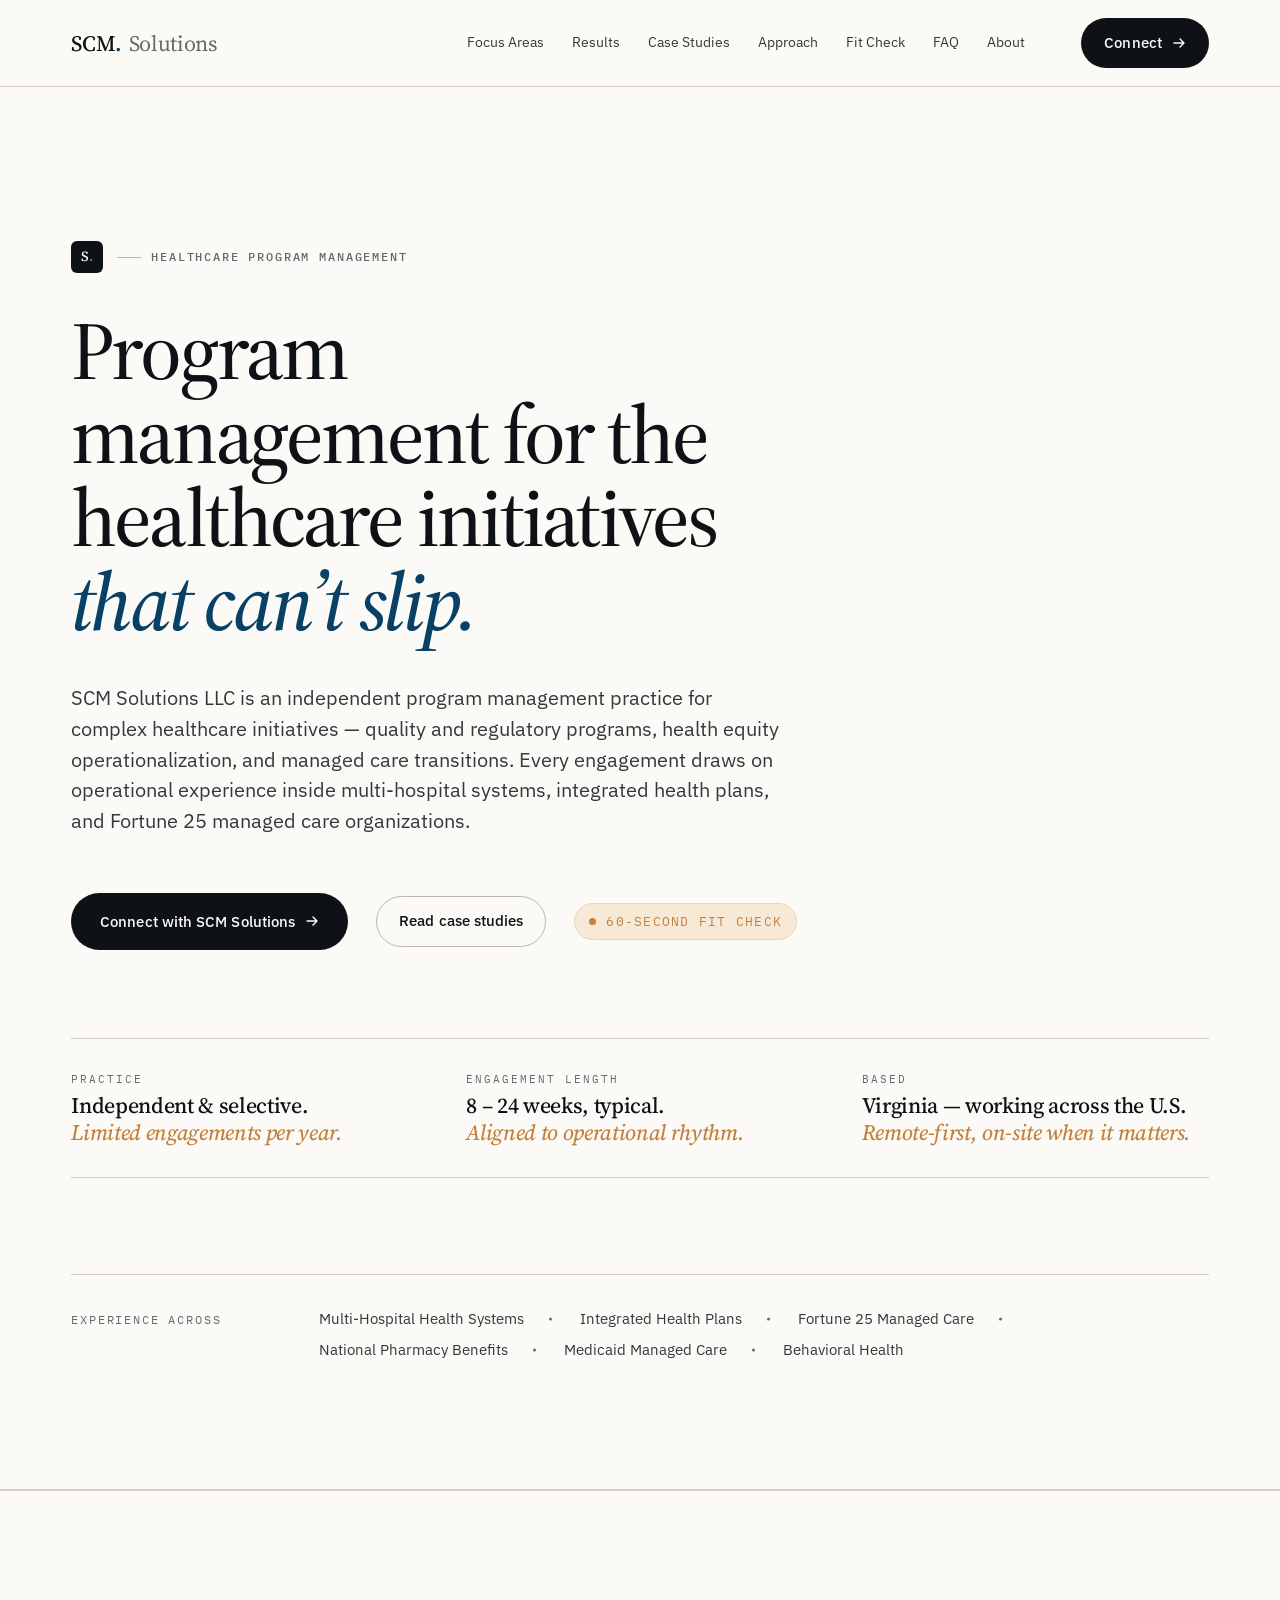
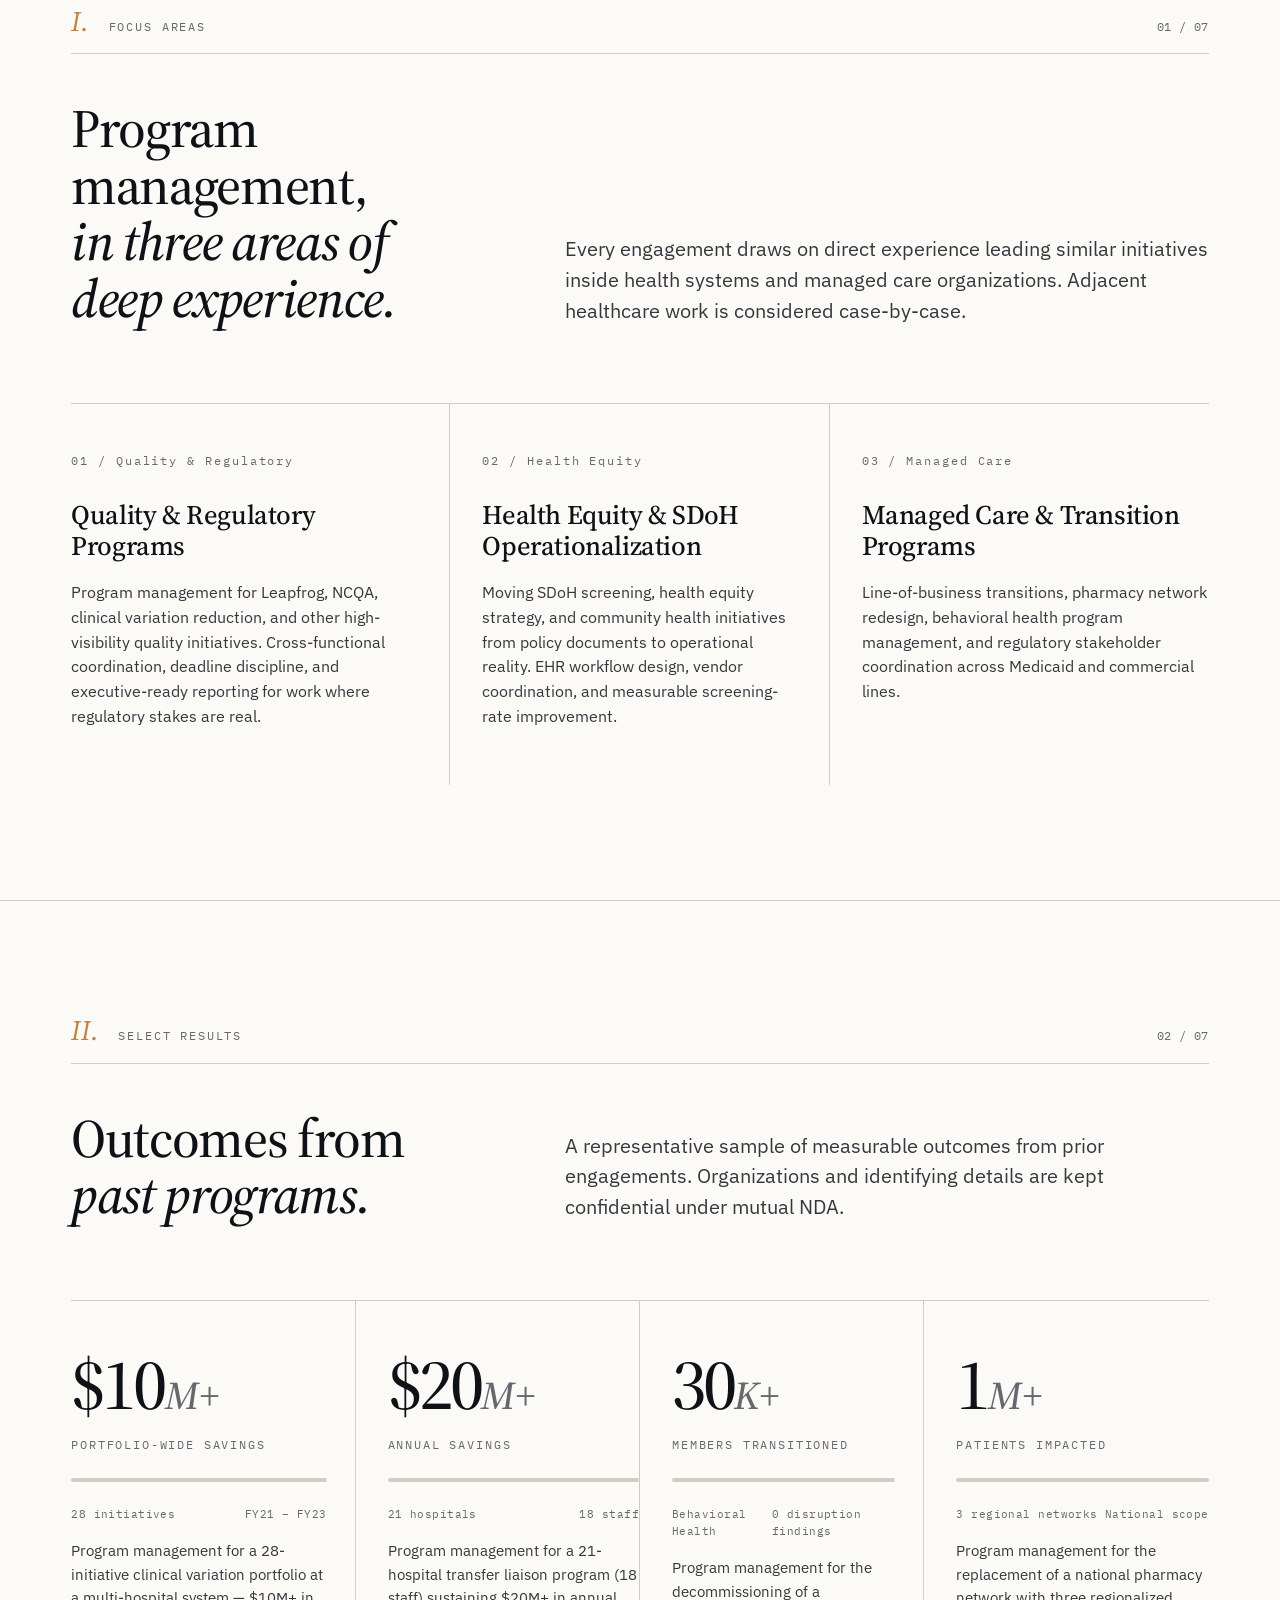
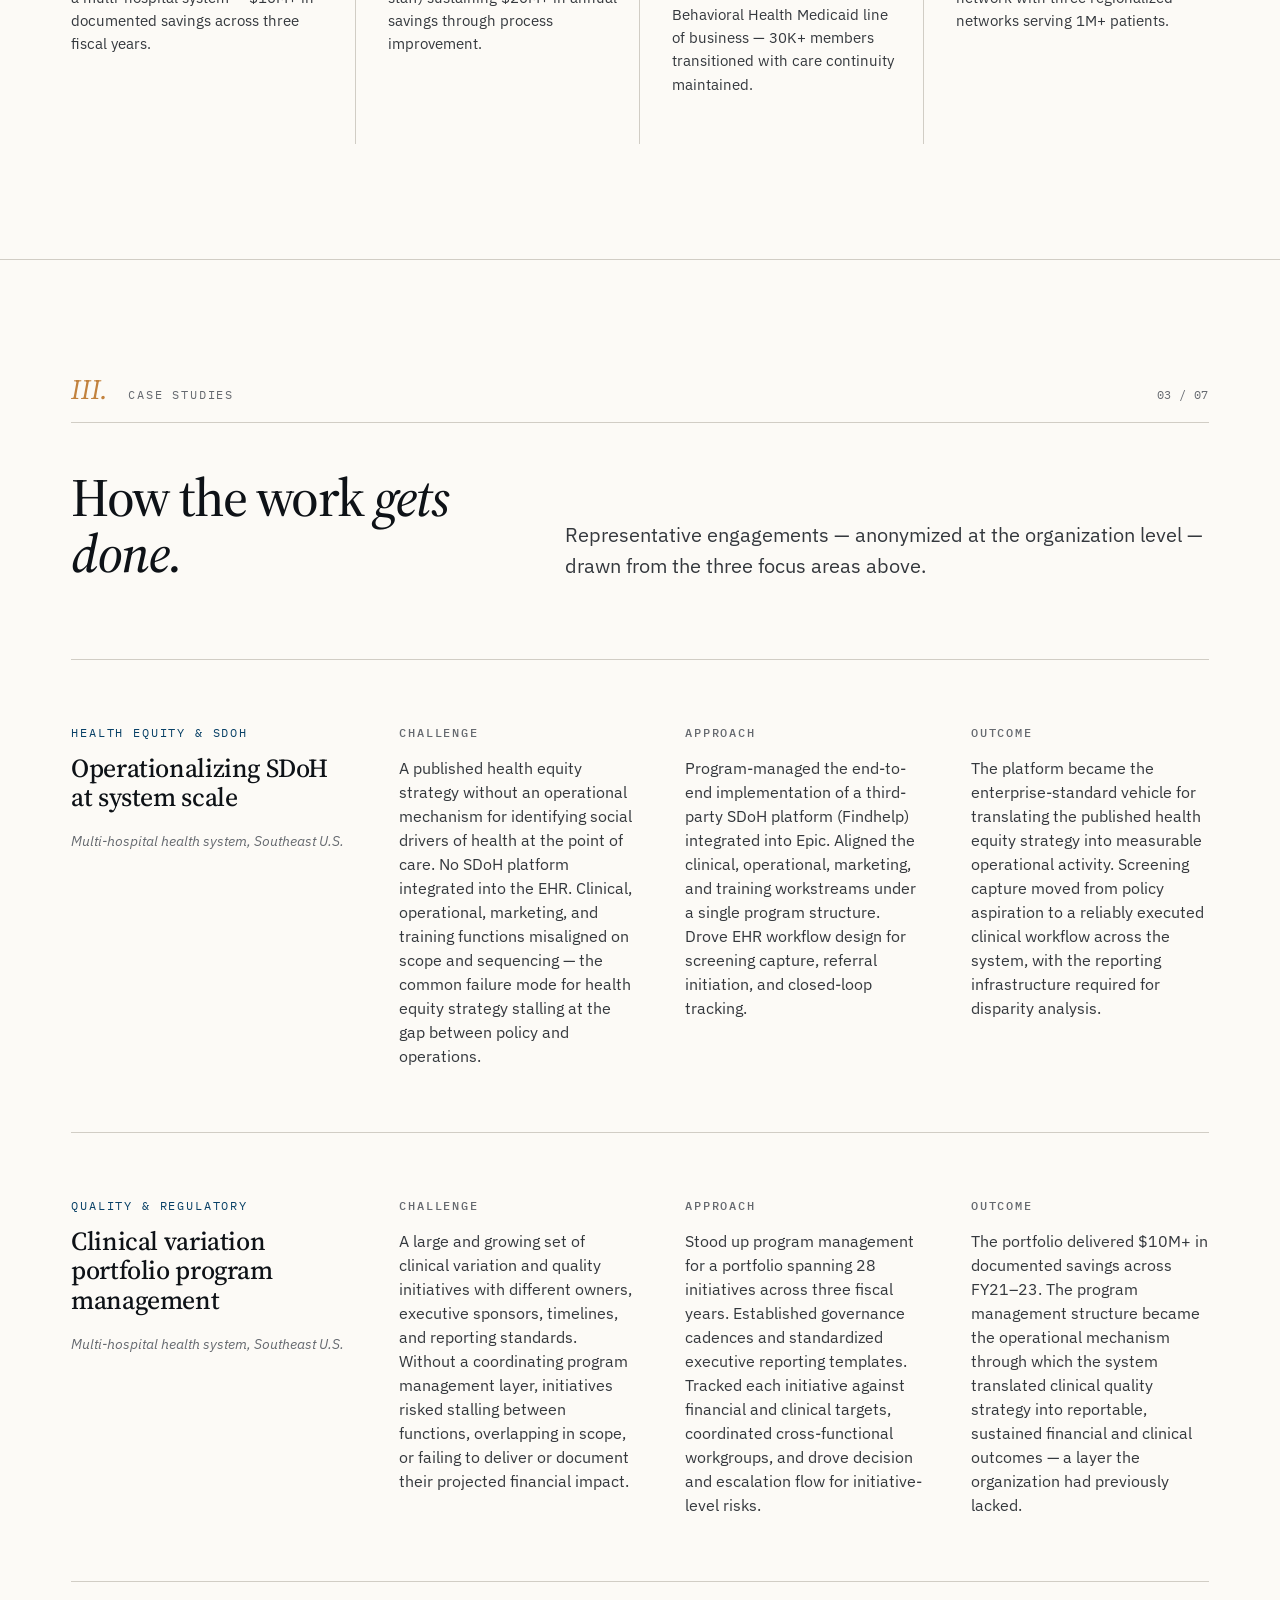
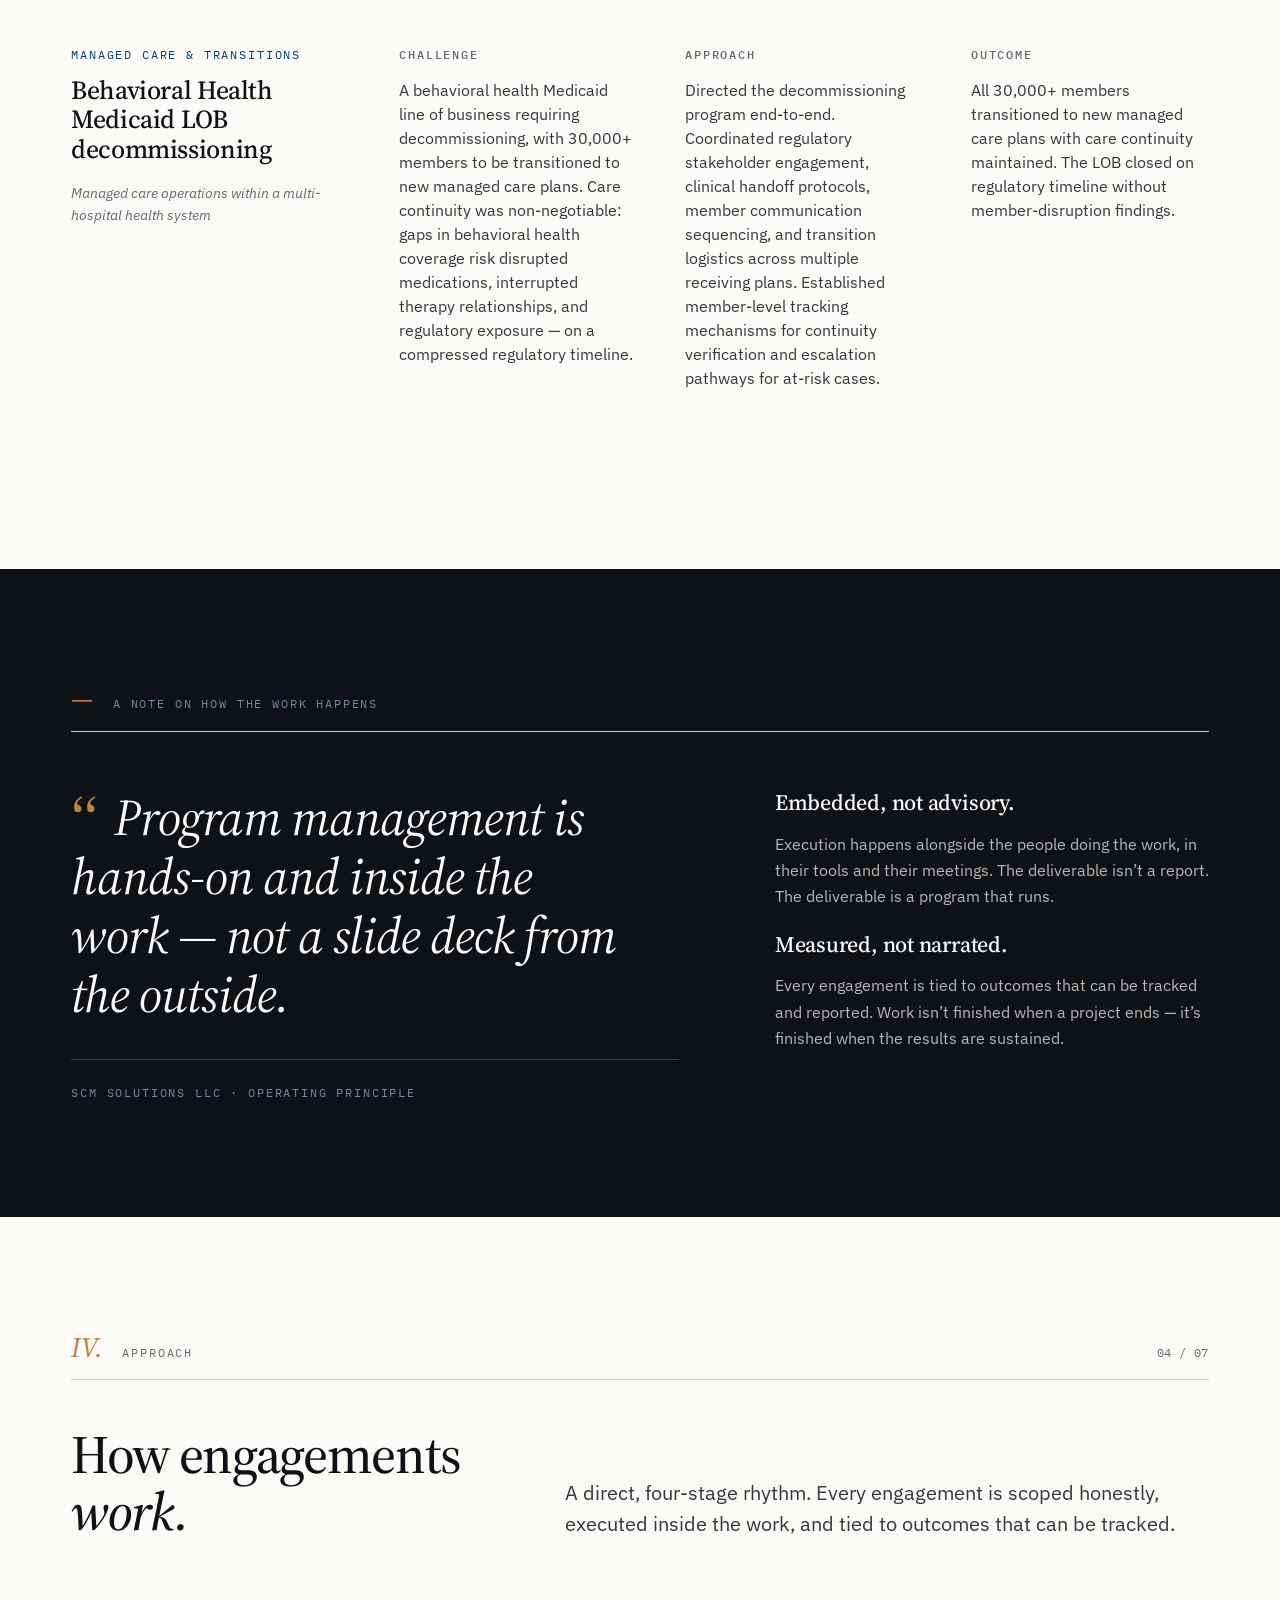
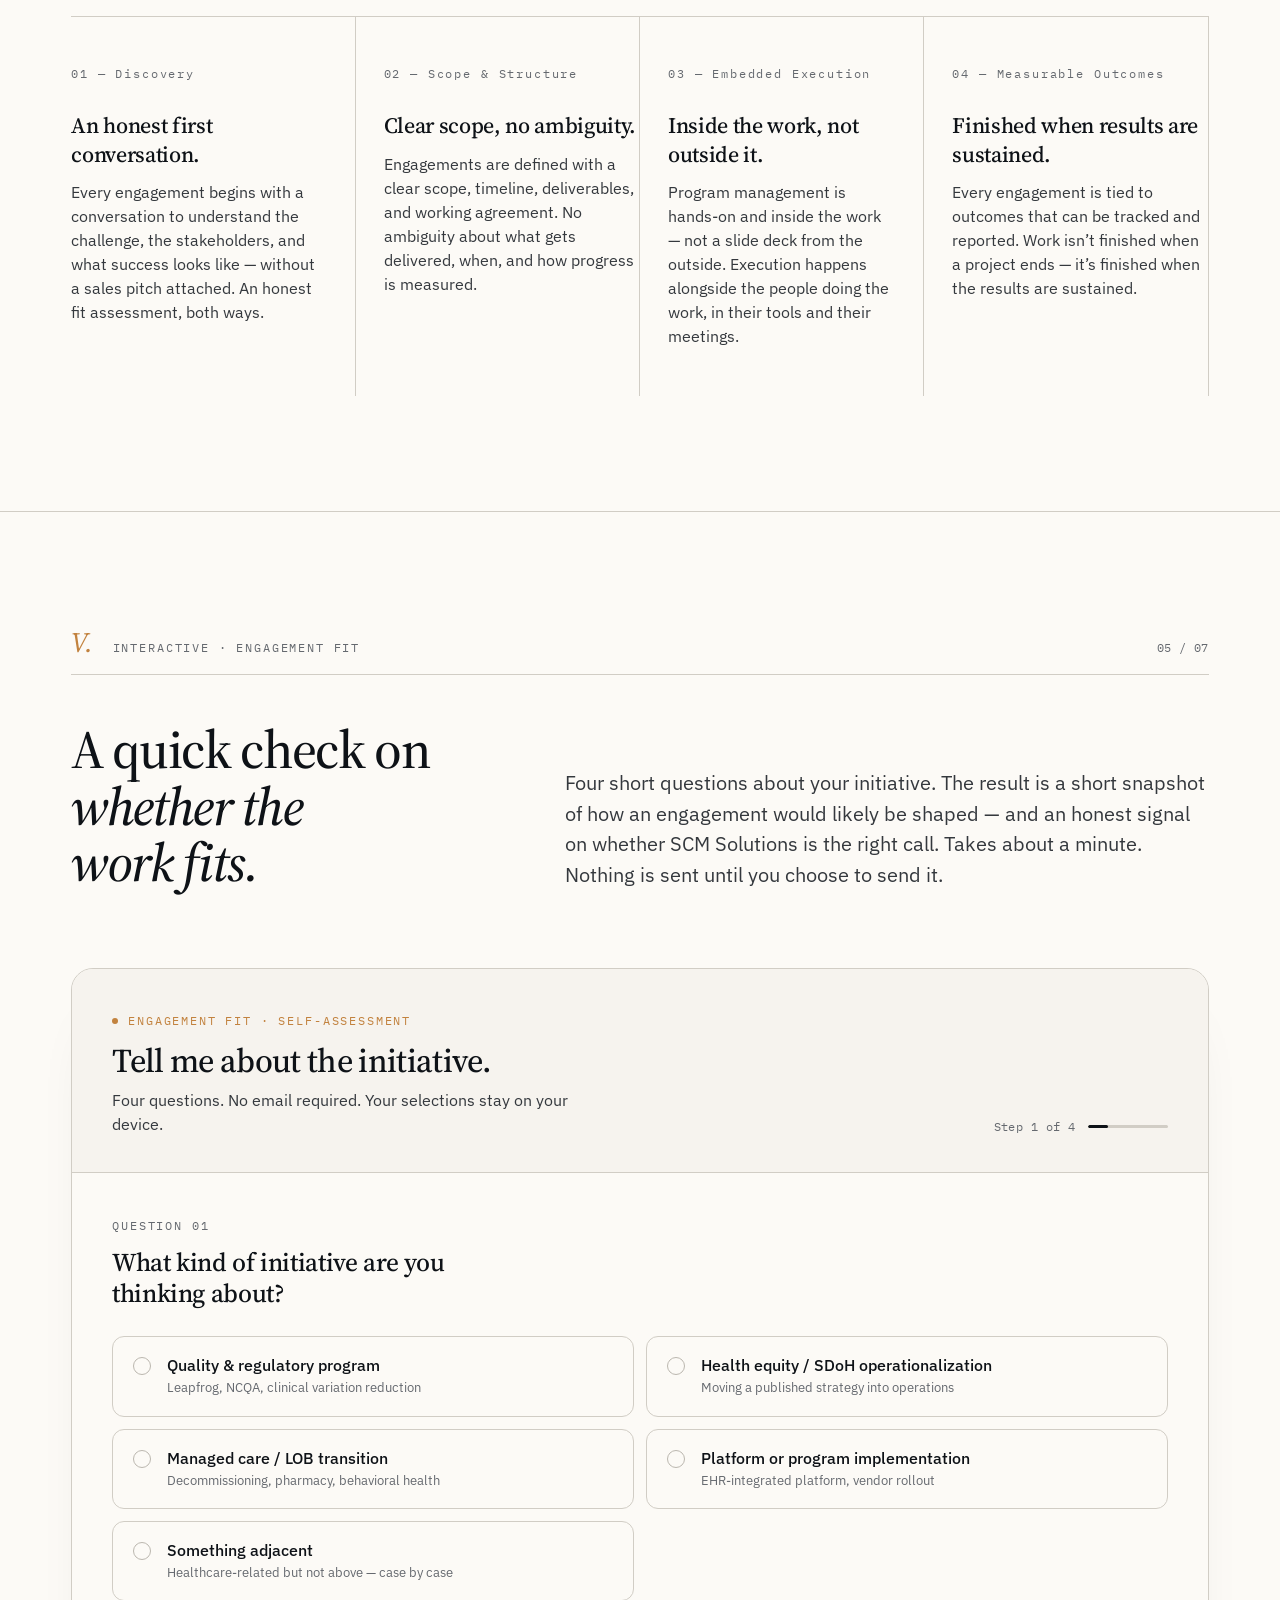
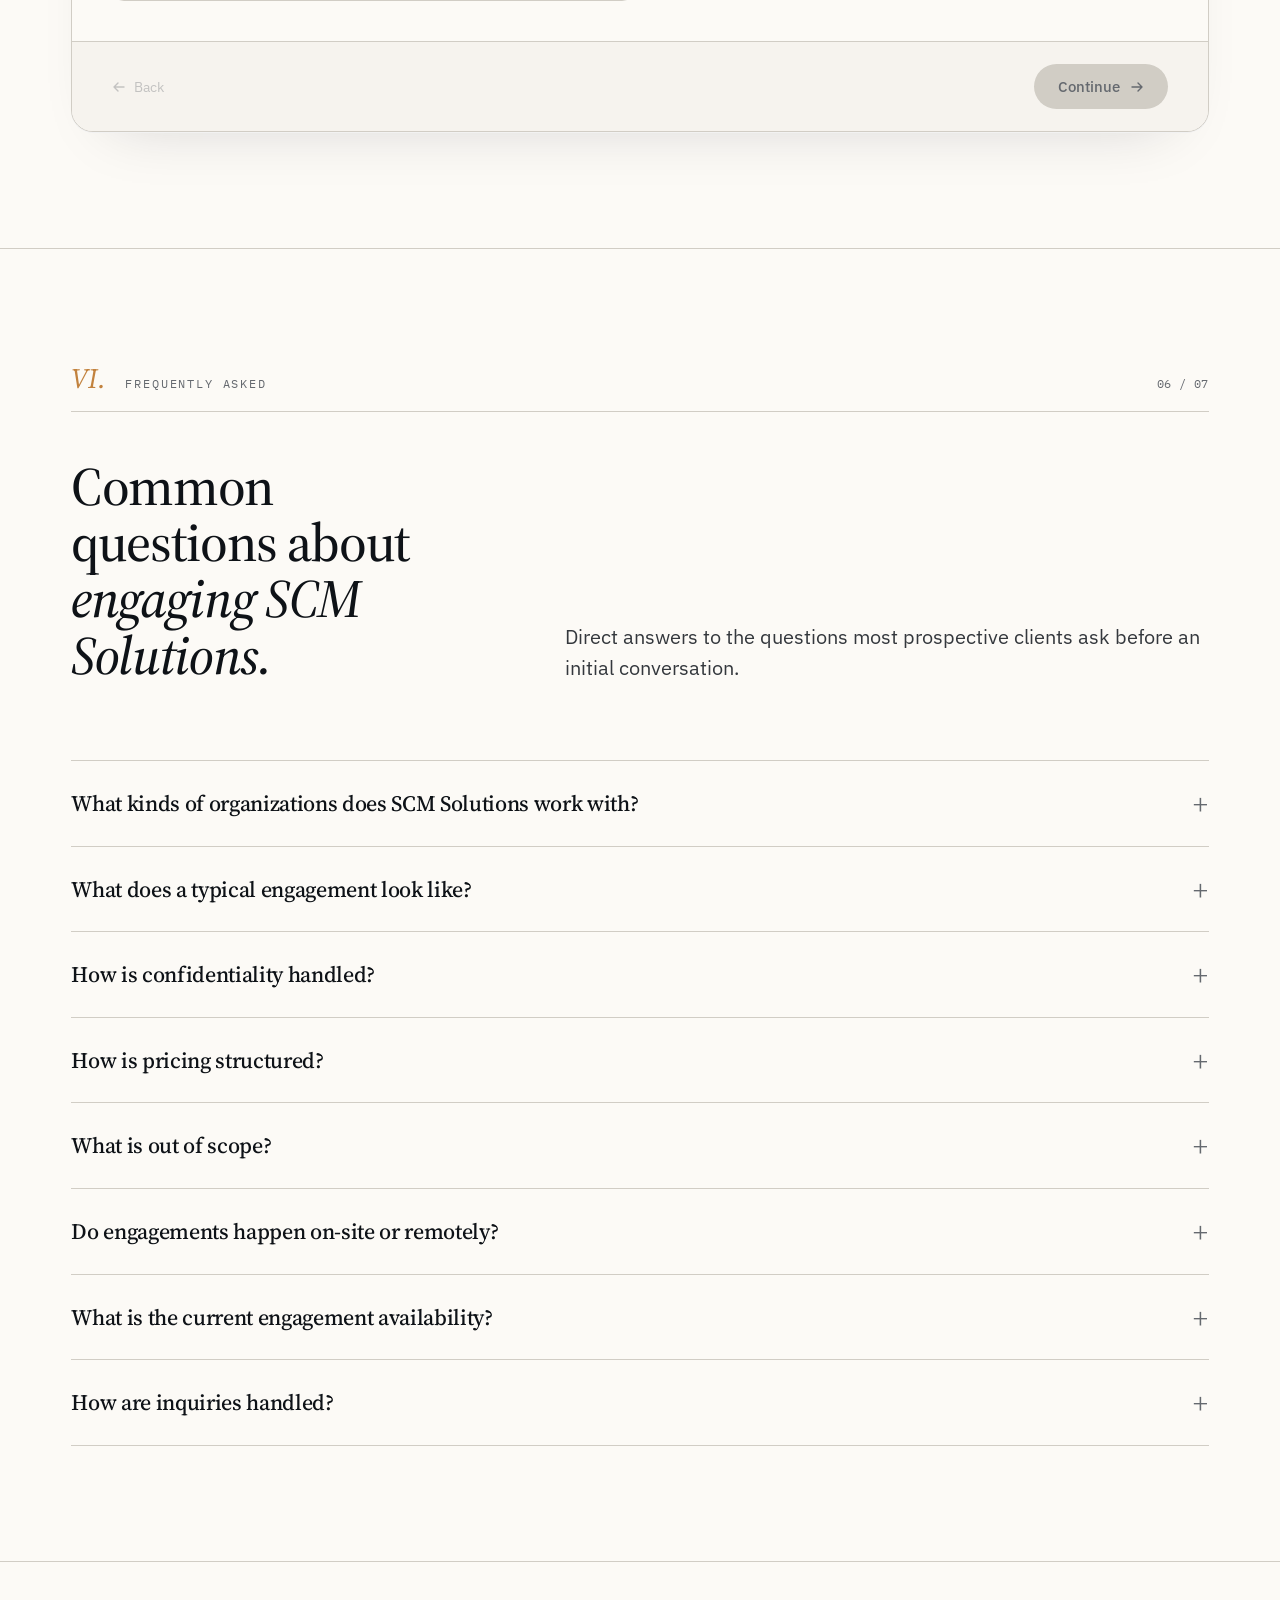
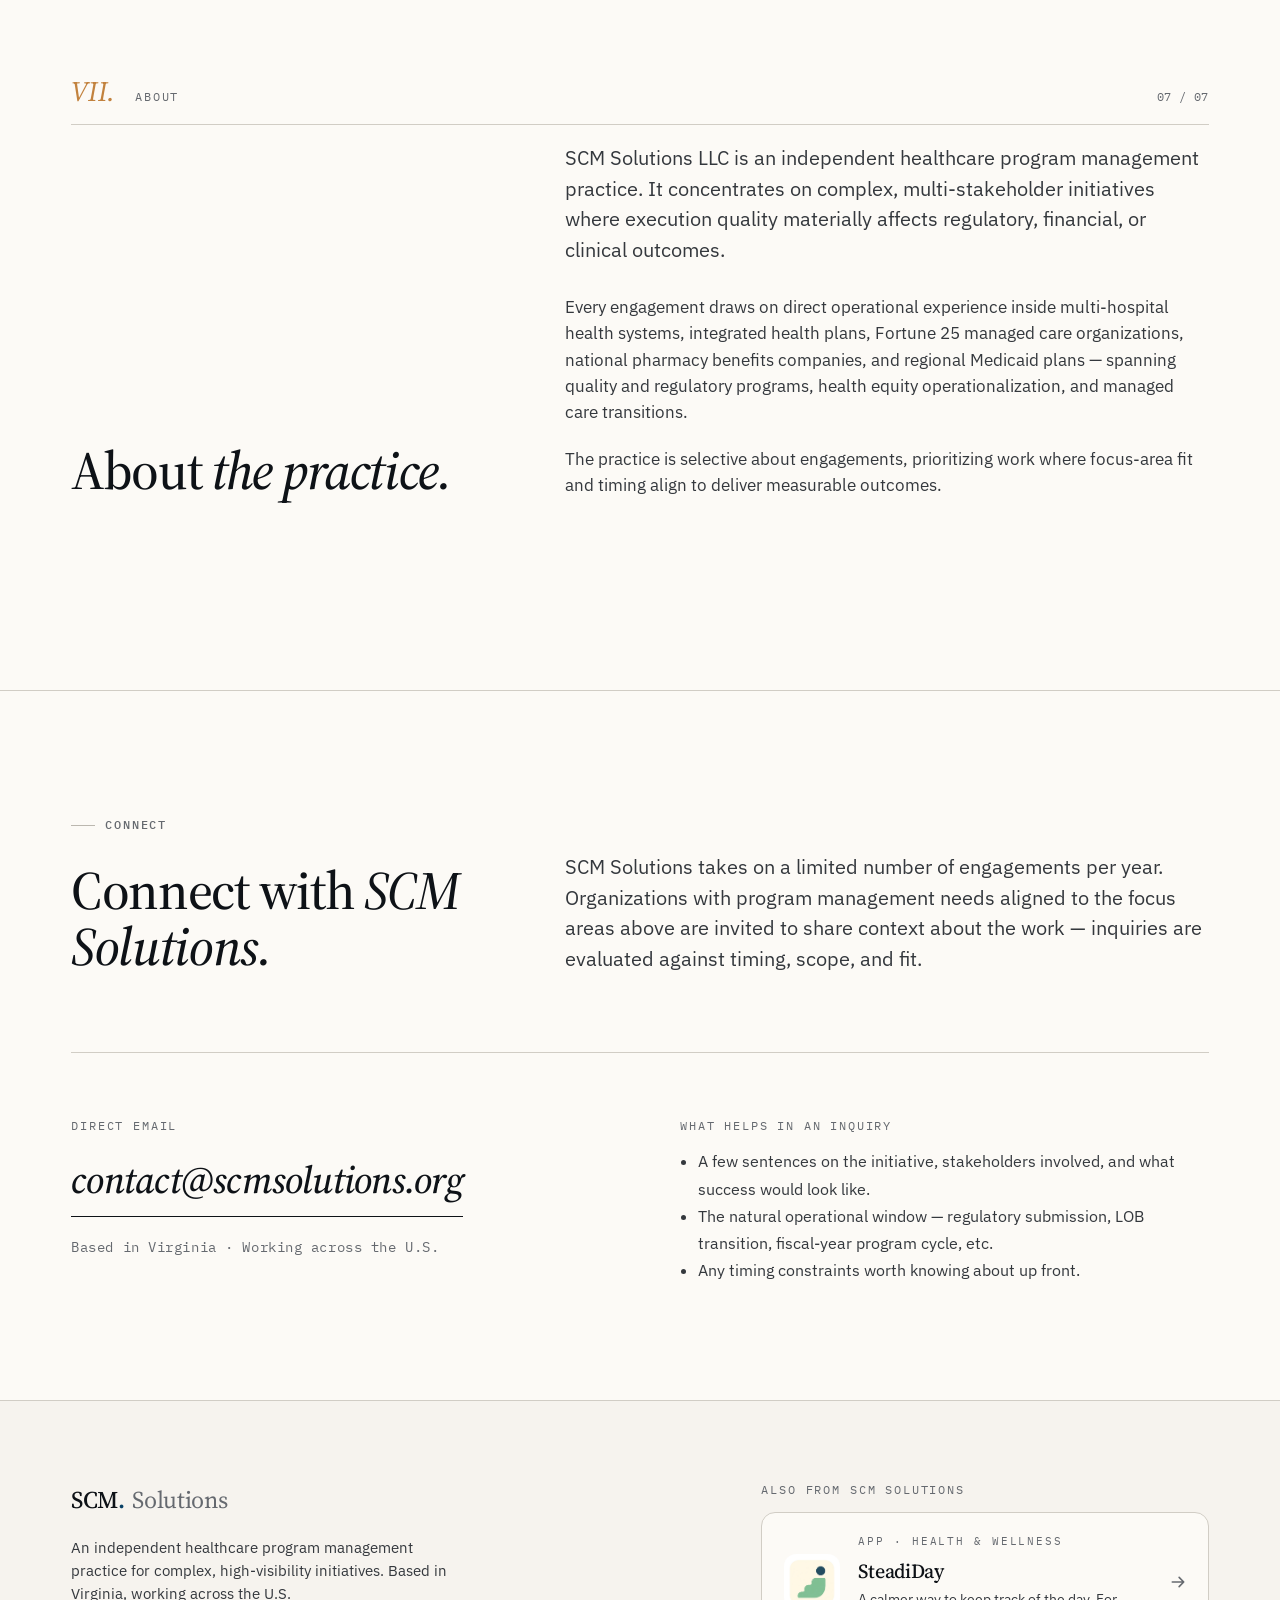
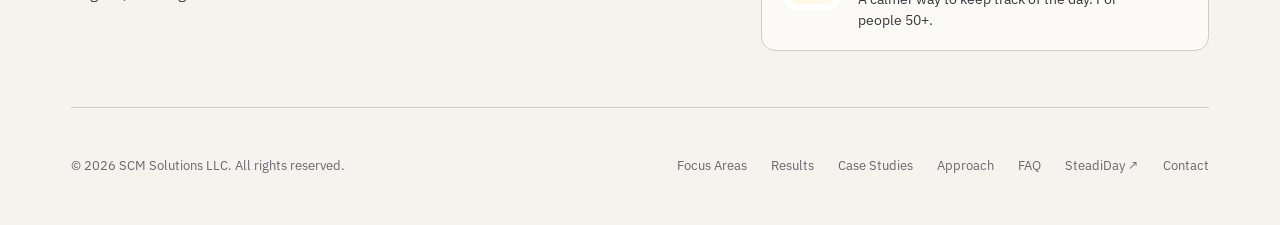
<file: index.html>
<!doctype html>
<html lang="en">
<head>
<meta charset="utf-8" />
<meta name="viewport" content="width=device-width,initial-scale=1" />
<title>SCM Solutions LLC — Healthcare Program Management</title>
<meta name="description" content="SCM Solutions LLC is an independent healthcare program management practice focused on complex, high-visibility initiatives — quality and regulatory programs, health equity operationalization, and managed care transitions." />
<link rel="preconnect" href="https://fonts.googleapis.com" />
<link rel="preconnect" href="https://fonts.gstatic.com" crossorigin />
<link href="https://fonts.googleapis.com/css2?family=Source+Serif+4:ital,opsz,wght@0,8..60,400;0,8..60,500;0,8..60,600;1,8..60,400;1,8..60,500&family=IBM+Plex+Sans:wght@400;500;600&family=IBM+Plex+Mono:wght@400;500&display=swap" rel="stylesheet" />
<link rel="icon" href="img/scm-favicon.svg" type="image/svg+xml" />
<link rel="stylesheet" href="styles.css" />
</head>
<body data-screen-label="SCM Solutions — Home">

<header class="topnav">
  <div class="topnav-inner">
    <a class="brand" href="index.html" aria-label="SCM Solutions home">
      <span>SCM</span><span class="dot">.</span><span class="light">&nbsp;Solutions</span>
    </a>
    <nav class="topnav-links" aria-label="Primary">
      <a href="#focus">Focus Areas</a>
      <a href="#results">Results</a>
      <a href="#cases">Case Studies</a>
      <a href="#approach">Approach</a>
      <a href="#fit">Fit Check</a>
      <a href="#faq">FAQ</a>
      <a href="#about">About</a>
    </nav>
    <a class="btn btn-primary cta" href="#connect">
      Connect
      <svg class="arrow" viewBox="0 0 14 14" fill="none" aria-hidden="true"><path d="M2 7h10M8 3l4 4-4 4" stroke="currentColor" stroke-width="1.4" stroke-linecap="round" stroke-linejoin="round"/></svg>
    </a>
  </div>
</header>

<main>

  <!-- ================ HERO ================ -->
  <section class="hero" data-screen-label="Hero">
    <div class="wrap">
      <div class="hero-mark">
        <span class="ink-square">S<span class="dot">.</span></span>
        <span class="eyebrow" style="margin: 0;">Healthcare Program Management</span>
      </div>

      <h1 style="margin-top: 32px; max-width: 18ch;">
        Program management for the healthcare initiatives <span class="accent">that can&rsquo;t slip.</span>
      </h1>
      <p class="lede" style="margin-top: 40px; max-width: 60ch;">
        SCM Solutions LLC is an independent program management practice for complex healthcare initiatives — quality and regulatory programs, health equity operationalization, and managed care transitions. Every engagement draws on operational experience inside multi-hospital systems, integrated health plans, and Fortune 25 managed care organizations.
      </p>

      <div class="hero-meta">
        <a class="btn btn-primary" href="#connect">
          Connect with SCM Solutions
          <svg class="arrow" viewBox="0 0 14 14" fill="none" aria-hidden="true"><path d="M2 7h10M8 3l4 4-4 4" stroke="currentColor" stroke-width="1.4" stroke-linecap="round" stroke-linejoin="round"/></svg>
        </a>
        <a class="btn btn-ghost" href="#cases">Read case studies</a>
        <a class="hero-fit-link" href="#fit">60-second fit check</a>
      </div>

      <div class="hero-rail">
        <div class="hero-rail-item">
          <div class="k">Practice</div>
          <div class="v">Independent &amp; selective.<br/><span class="accent-amber">Limited engagements per year.</span></div>
        </div>
        <div class="hero-rail-item">
          <div class="k">Engagement length</div>
          <div class="v">8 – 24 weeks, typical.<br/><span class="accent-amber">Aligned to operational rhythm.</span></div>
        </div>
        <div class="hero-rail-item">
          <div class="k">Based</div>
          <div class="v">Virginia — working across the U.S.<br/><span class="accent-amber">Remote-first, on-site when it matters.</span></div>
        </div>
      </div>

      <div class="hero-foot">
        <div class="hero-foot-label">Experience across</div>
        <div class="hero-foot-list">
          <span>Multi-Hospital Health Systems</span>
          <span>Integrated Health Plans</span>
          <span>Fortune 25 Managed Care</span>
          <span>National Pharmacy Benefits</span>
          <span>Medicaid Managed Care</span>
          <span>Behavioral Health</span>
        </div>
      </div>
    </div>
  </section>

  <!-- ================ FOCUS AREAS ================ -->
  <section id="focus" data-screen-label="Focus Areas">
    <div class="wrap">
      <div class="section-index">
        <span class="roman">I.</span>
        <span class="label">Focus Areas</span>
        <span class="of">01 / 07</span>
      </div>
      <div class="section-head">
        <div>
          <h2 style="margin-top: 28px;">Program management,<br/><em>in three areas of deep&nbsp;experience.</em></h2>
        </div>
        <p class="lede">
          Every engagement draws on direct experience leading similar initiatives inside health systems and managed care organizations. Adjacent healthcare work is considered case-by-case.
        </p>
      </div>

      <div class="focus-grid">
        <article class="focus-card">
          <div class="focus-num">01 / Quality &amp; Regulatory</div>
          <h3>Quality &amp; Regulatory Programs</h3>
          <p>Program management for Leapfrog, NCQA, clinical variation reduction, and other high-visibility quality initiatives. Cross-functional coordination, deadline discipline, and executive-ready reporting for work where regulatory stakes are real.</p>
        </article>
        <article class="focus-card">
          <div class="focus-num">02 / Health Equity</div>
          <h3>Health Equity &amp; SDoH Operationalization</h3>
          <p>Moving SDoH screening, health equity strategy, and community health initiatives from policy documents to operational reality. EHR workflow design, vendor coordination, and measurable screening-rate improvement.</p>
        </article>
        <article class="focus-card">
          <div class="focus-num">03 / Managed Care</div>
          <h3>Managed Care &amp; Transition Programs</h3>
          <p>Line-of-business transitions, pharmacy network redesign, behavioral health program management, and regulatory stakeholder coordination across Medicaid and commercial lines.</p>
        </article>
      </div>
    </div>
  </section>

  <!-- ================ RESULTS ================ -->
  <section id="results" data-screen-label="Results">
    <div class="wrap">
      <div class="section-index">
        <span class="roman">II.</span>
        <span class="label">Select Results</span>
        <span class="of">02 / 07</span>
      </div>
      <div class="section-head">
        <div>
          <h2 style="margin-top: 28px;">Outcomes from <em>past programs.</em></h2>
        </div>
        <p class="lede">
          A representative sample of measurable outcomes from prior engagements. Organizations and identifying details are kept confidential under mutual NDA.
        </p>
      </div>

      <div class="stats">
        <div class="stat" style="--fill: 0.55;">
          <div class="stat-num">$10<span class="unit">M+</span></div>
          <div class="stat-label">Portfolio-wide savings</div>
          <div class="stat-bar"><i></i></div>
          <div class="stat-bar-meta"><span>28 initiatives</span><span>FY21 – FY23</span></div>
          <p>Program management for a 28-initiative clinical variation portfolio at a multi-hospital system — $10M+ in documented savings across three fiscal years.</p>
        </div>
        <div class="stat" style="--fill: 0.88;">
          <div class="stat-num">$20<span class="unit">M+</span></div>
          <div class="stat-label">Annual savings</div>
          <div class="stat-bar"><i></i></div>
          <div class="stat-bar-meta"><span>21 hospitals</span><span>18 staff</span></div>
          <p>Program management for a 21-hospital transfer liaison program (18 staff) sustaining $20M+ in annual savings through process improvement.</p>
        </div>
        <div class="stat" style="--fill: 0.7;">
          <div class="stat-num">30<span class="unit">K+</span></div>
          <div class="stat-label">Members transitioned</div>
          <div class="stat-bar"><i></i></div>
          <div class="stat-bar-meta"><span>Behavioral Health</span><span>0 disruption findings</span></div>
          <p>Program management for the decommissioning of a Behavioral Health Medicaid line of business — 30K+ members transitioned with care continuity maintained.</p>
        </div>
        <div class="stat" style="--fill: 0.95;">
          <div class="stat-num">1<span class="unit">M+</span></div>
          <div class="stat-label">Patients impacted</div>
          <div class="stat-bar"><i></i></div>
          <div class="stat-bar-meta"><span>3 regional networks</span><span>National scope</span></div>
          <p>Program management for the replacement of a national pharmacy network with three regionalized networks serving 1M+ patients.</p>
        </div>
      </div>
    </div>
  </section>

  <!-- ================ CASES ================ -->
  <section id="cases" data-screen-label="Case Studies">
    <div class="wrap">
      <div class="section-index">
        <span class="roman">III.</span>
        <span class="label">Case Studies</span>
        <span class="of">03 / 07</span>
      </div>
      <div class="section-head">
        <div>
          <h2 style="margin-top: 28px;">How the work <em>gets done.</em></h2>
        </div>
        <p class="lede">
          Representative engagements — anonymized at the organization level — drawn from the three focus areas above.
        </p>
      </div>

      <div class="cases">

        <article class="case">
          <div class="case-meta">
            <div class="case-tag">Health Equity &amp; SDoH</div>
            <h3>Operationalizing SDoH at system scale</h3>
            <div class="case-org">Multi-hospital health system, Southeast U.S.</div>
          </div>
          <div class="case-block">
            <h5>Challenge</h5>
            <p>A published health equity strategy without an operational mechanism for identifying social drivers of health at the point of care. No SDoH platform integrated into the EHR. Clinical, operational, marketing, and training functions misaligned on scope and sequencing — the common failure mode for health equity strategy stalling at the gap between policy and operations.</p>
          </div>
          <div class="case-block">
            <h5>Approach</h5>
            <p>Program-managed the end-to-end implementation of a third-party SDoH platform (Findhelp) integrated into Epic. Aligned the clinical, operational, marketing, and training workstreams under a single program structure. Drove EHR workflow design for screening capture, referral initiation, and closed-loop tracking.</p>
          </div>
          <div class="case-block">
            <h5>Outcome</h5>
            <p>The platform became the enterprise-standard vehicle for translating the published health equity strategy into measurable operational activity. Screening capture moved from policy aspiration to a reliably executed clinical workflow across the system, with the reporting infrastructure required for disparity analysis.</p>
          </div>
        </article>

        <article class="case">
          <div class="case-meta">
            <div class="case-tag">Quality &amp; Regulatory</div>
            <h3>Clinical variation portfolio program management</h3>
            <div class="case-org">Multi-hospital health system, Southeast U.S.</div>
          </div>
          <div class="case-block">
            <h5>Challenge</h5>
            <p>A large and growing set of clinical variation and quality initiatives with different owners, executive sponsors, timelines, and reporting standards. Without a coordinating program management layer, initiatives risked stalling between functions, overlapping in scope, or failing to deliver or document their projected financial impact.</p>
          </div>
          <div class="case-block">
            <h5>Approach</h5>
            <p>Stood up program management for a portfolio spanning 28 initiatives across three fiscal years. Established governance cadences and standardized executive reporting templates. Tracked each initiative against financial and clinical targets, coordinated cross-functional workgroups, and drove decision and escalation flow for initiative-level risks.</p>
          </div>
          <div class="case-block">
            <h5>Outcome</h5>
            <p>The portfolio delivered $10M+ in documented savings across FY21–23. The program management structure became the operational mechanism through which the system translated clinical quality strategy into reportable, sustained financial and clinical outcomes — a layer the organization had previously lacked.</p>
          </div>
        </article>

        <article class="case">
          <div class="case-meta">
            <div class="case-tag">Managed Care &amp; Transitions</div>
            <h3>Behavioral Health Medicaid LOB decommissioning</h3>
            <div class="case-org">Managed care operations within a multi-hospital health system</div>
          </div>
          <div class="case-block">
            <h5>Challenge</h5>
            <p>A behavioral health Medicaid line of business requiring decommissioning, with 30,000+ members to be transitioned to new managed care plans. Care continuity was non-negotiable: gaps in behavioral health coverage risk disrupted medications, interrupted therapy relationships, and regulatory exposure — on a compressed regulatory timeline.</p>
          </div>
          <div class="case-block">
            <h5>Approach</h5>
            <p>Directed the decommissioning program end-to-end. Coordinated regulatory stakeholder engagement, clinical handoff protocols, member communication sequencing, and transition logistics across multiple receiving plans. Established member-level tracking mechanisms for continuity verification and escalation pathways for at-risk cases.</p>
          </div>
          <div class="case-block">
            <h5>Outcome</h5>
            <p>All 30,000+ members transitioned to new managed care plans with care continuity maintained. The LOB closed on regulatory timeline without member-disruption findings.</p>
          </div>
        </article>

      </div>
    </div>
  </section>

  <!-- ================ DARK MOMENT — philosophy / pull-quote ================ -->
  <section class="dark-section" data-screen-label="Philosophy">
    <div class="wrap">
      <div class="section-index">
        <span class="roman" style="color: var(--amber);">—</span>
        <span class="label" style="color: oklch(0.62 0.04 240);">A note on how the work happens</span>
      </div>
      <div class="pull-grid" style="margin-top: 56px;">
        <div>
          <p class="pull-quote">
            Program management is hands-on and inside <em>the work</em> &mdash; not a slide deck from the outside.
          </p>
          <div class="pull-attr">SCM Solutions LLC &middot; Operating principle</div>
        </div>
        <div class="pull-side">
          <h4>Embedded, not advisory.</h4>
          <p>Execution happens alongside the people doing the work, in their tools and their meetings. The deliverable isn&rsquo;t a report. The deliverable is a program that runs.</p>
          <h4>Measured, not narrated.</h4>
          <p>Every engagement is tied to outcomes that can be tracked and reported. Work isn&rsquo;t finished when a project ends &mdash; it&rsquo;s finished when the results are sustained.</p>
        </div>
      </div>
    </div>
  </section>

  <!-- ================ APPROACH ================ -->
  <section id="approach" data-screen-label="Approach">
    <div class="wrap">
      <div class="section-index">
        <span class="roman">IV.</span>
        <span class="label">Approach</span>
        <span class="of">04 / 07</span>
      </div>
      <div class="section-head">
        <div>
          <h2 style="margin-top: 28px;">How engagements <em>work.</em></h2>
        </div>
        <p class="lede">
          A direct, four-stage rhythm. Every engagement is scoped honestly, executed inside the work, and tied to outcomes that can be tracked.
        </p>
      </div>

      <div class="process">
        <div class="step">
          <div class="step-num">01 — Discovery</div>
          <h4>An honest first conversation.</h4>
          <p>Every engagement begins with a conversation to understand the challenge, the stakeholders, and what success looks like — without a sales pitch attached. An honest fit assessment, both ways.</p>
        </div>
        <div class="step">
          <div class="step-num">02 — Scope &amp; Structure</div>
          <h4>Clear scope, no ambiguity.</h4>
          <p>Engagements are defined with a clear scope, timeline, deliverables, and working agreement. No ambiguity about what gets delivered, when, and how progress is measured.</p>
        </div>
        <div class="step">
          <div class="step-num">03 — Embedded Execution</div>
          <h4>Inside the work, not outside it.</h4>
          <p>Program management is hands-on and inside the work — not a slide deck from the outside. Execution happens alongside the people doing the work, in their tools and their meetings.</p>
        </div>
        <div class="step">
          <div class="step-num">04 — Measurable Outcomes</div>
          <h4>Finished when results are sustained.</h4>
          <p>Every engagement is tied to outcomes that can be tracked and reported. Work isn&rsquo;t finished when a project ends — it&rsquo;s finished when the results are sustained.</p>
        </div>
      </div>
    </div>
  </section>

  <!-- ================ ENGAGEMENT FIT TOOL ================ -->
  <section id="fit" data-screen-label="Engagement Fit Tool">
    <div class="wrap">
      <div class="section-index">
        <span class="roman">V.</span>
        <span class="label">Interactive · Engagement Fit</span>
        <span class="of">05 / 07</span>
      </div>
      <div class="section-head">
        <div>
          <h2 style="margin-top: 28px;">A quick check on <em>whether the work&nbsp;fits.</em></h2>
        </div>
        <p class="lede">
          Four short questions about your initiative. The result is a short snapshot of how an engagement would likely be shaped — and an honest signal on whether SCM Solutions is the right call. Takes about a minute. Nothing is sent until you choose to send it.
        </p>
      </div>

      <div class="fit-tool" id="fit-tool" role="region" aria-label="Engagement Fit Tool">

        <div class="fit-tool-head">
          <div>
            <div class="label">Engagement Fit · Self-assessment</div>
            <h3>Tell me about the initiative.</h3>
            <p>Four questions. No email required. Your selections stay on your device.</p>
          </div>
          <div class="fit-tool-progress">
            <span id="fit-step-label">Step 1 of 4</span>
            <div class="bar"><i id="fit-progress-bar" style="width: 25%;"></i></div>
          </div>
        </div>

        <div class="fit-tool-body">

          <!-- Step 1 -->
          <div class="fit-step is-active" data-step="1">
            <div class="q-num">Question 01</div>
            <h4>What kind of initiative are you thinking about?</h4>
            <div class="fit-options" role="radiogroup" aria-label="Initiative type">
              <button class="fit-option" data-q="initiative" data-value="quality" data-tag="Quality &amp; Regulatory">
                <span class="radio" aria-hidden="true"></span>
                <span class="text">
                  <span class="t-main">Quality &amp; regulatory program</span>
                  <span class="t-sub">Leapfrog, NCQA, clinical variation reduction</span>
                </span>
              </button>
              <button class="fit-option" data-q="initiative" data-value="equity" data-tag="Health Equity &amp; SDoH">
                <span class="radio" aria-hidden="true"></span>
                <span class="text">
                  <span class="t-main">Health equity / SDoH operationalization</span>
                  <span class="t-sub">Moving a published strategy into operations</span>
                </span>
              </button>
              <button class="fit-option" data-q="initiative" data-value="managed-care" data-tag="Managed Care &amp; Transitions">
                <span class="radio" aria-hidden="true"></span>
                <span class="text">
                  <span class="t-main">Managed care / LOB transition</span>
                  <span class="t-sub">Decommissioning, pharmacy, behavioral health</span>
                </span>
              </button>
              <button class="fit-option" data-q="initiative" data-value="implementation" data-tag="Implementation">
                <span class="radio" aria-hidden="true"></span>
                <span class="text">
                  <span class="t-main">Platform or program implementation</span>
                  <span class="t-sub">EHR-integrated platform, vendor rollout</span>
                </span>
              </button>
              <button class="fit-option" data-q="initiative" data-value="other" data-tag="Adjacent">
                <span class="radio" aria-hidden="true"></span>
                <span class="text">
                  <span class="t-main">Something adjacent</span>
                  <span class="t-sub">Healthcare-related but not above — case by case</span>
                </span>
              </button>
            </div>
          </div>

          <!-- Step 2 -->
          <div class="fit-step" data-step="2">
            <div class="q-num">Question 02</div>
            <h4>What kind of organization is the initiative inside?</h4>
            <div class="fit-options" role="radiogroup" aria-label="Organization type">
              <button class="fit-option" data-q="org" data-value="health-system" data-tag="Health system">
                <span class="radio" aria-hidden="true"></span>
                <span class="text">
                  <span class="t-main">Multi-hospital health system</span>
                  <span class="t-sub">Integrated delivery network, AMC, regional system</span>
                </span>
              </button>
              <button class="fit-option" data-q="org" data-value="health-plan" data-tag="Health plan">
                <span class="radio" aria-hidden="true"></span>
                <span class="text">
                  <span class="t-main">Integrated health plan</span>
                  <span class="t-sub">Provider-owned or independent plan</span>
                </span>
              </button>
              <button class="fit-option" data-q="org" data-value="managed-care" data-tag="Managed care org">
                <span class="radio" aria-hidden="true"></span>
                <span class="text">
                  <span class="t-main">Managed care organization</span>
                  <span class="t-sub">Medicaid, commercial, Medicare lines</span>
                </span>
              </button>
              <button class="fit-option" data-q="org" data-value="vendor" data-tag="Healthcare vendor">
                <span class="radio" aria-hidden="true"></span>
                <span class="text">
                  <span class="t-main">Healthcare technology vendor</span>
                  <span class="t-sub">Venture-backed or established</span>
                </span>
              </button>
              <button class="fit-option" data-q="org" data-value="other" data-tag="Other healthcare org">
                <span class="radio" aria-hidden="true"></span>
                <span class="text">
                  <span class="t-main">Other healthcare organization</span>
                  <span class="t-sub">Provider group, pharmacy, behavioral health network</span>
                </span>
              </button>
            </div>
          </div>

          <!-- Step 3 -->
          <div class="fit-step" data-step="3">
            <div class="q-num">Question 03</div>
            <h4>What&rsquo;s the natural timing window?</h4>
            <div class="fit-options" role="radiogroup" aria-label="Timing">
              <button class="fit-option" data-q="timing" data-value="immediate" data-tag="Active now">
                <span class="radio" aria-hidden="true"></span>
                <span class="text">
                  <span class="t-main">Active now &mdash; needs PM yesterday</span>
                  <span class="t-sub">Submission deadline, transition already in flight</span>
                </span>
              </button>
              <button class="fit-option" data-q="timing" data-value="quarter" data-tag="Next quarter">
                <span class="radio" aria-hidden="true"></span>
                <span class="text">
                  <span class="t-main">Within the next quarter</span>
                  <span class="t-sub">Kickoff window is forming</span>
                </span>
              </button>
              <button class="fit-option" data-q="timing" data-value="multi-quarter" data-tag="Multi-quarter">
                <span class="radio" aria-hidden="true"></span>
                <span class="text">
                  <span class="t-main">Multi-quarter horizon</span>
                  <span class="t-sub">Fiscal-year or strategic-cycle aligned</span>
                </span>
              </button>
              <button class="fit-option" data-q="timing" data-value="exploring" data-tag="Exploring">
                <span class="radio" aria-hidden="true"></span>
                <span class="text">
                  <span class="t-main">Still exploring options</span>
                  <span class="t-sub">No fixed timeline yet</span>
                </span>
              </button>
            </div>
          </div>

          <!-- Step 4 -->
          <div class="fit-step" data-step="4">
            <div class="q-num">Question 04</div>
            <h4>What&rsquo;s the trickiest part right now?</h4>
            <div class="fit-options" role="radiogroup" aria-label="Challenge">
              <button class="fit-option" data-q="challenge" data-value="coordination" data-tag="Coordination gap">
                <span class="radio" aria-hidden="true"></span>
                <span class="text">
                  <span class="t-main">No coordinating layer</span>
                  <span class="t-sub">Multiple stakeholders, no one stitching it together</span>
                </span>
              </button>
              <button class="fit-option" data-q="challenge" data-value="strategy-to-ops" data-tag="Strategy-to-ops gap">
                <span class="radio" aria-hidden="true"></span>
                <span class="text">
                  <span class="t-main">Strategy on paper, no mechanism</span>
                  <span class="t-sub">Document exists; operations haven&rsquo;t followed</span>
                </span>
              </button>
              <button class="fit-option" data-q="challenge" data-value="regulatory" data-tag="Regulatory deadline">
                <span class="radio" aria-hidden="true"></span>
                <span class="text">
                  <span class="t-main">Regulatory deadline pressure</span>
                  <span class="t-sub">Hard date, real consequences</span>
                </span>
              </button>
              <button class="fit-option" data-q="challenge" data-value="misalignment" data-tag="Cross-functional misalignment">
                <span class="radio" aria-hidden="true"></span>
                <span class="text">
                  <span class="t-main">Cross-functional misalignment</span>
                  <span class="t-sub">Owners disagree on scope, sequencing, or success</span>
                </span>
              </button>
            </div>
          </div>

          <!-- Result -->
          <div class="fit-result" data-step="result">
            <div class="badge" id="fit-badge"></div>
            <h4 id="fit-headline"></h4>
            <p id="fit-summary"></p>
            <div class="fit-result-grid">
              <div class="cell">
                <div class="k">Focus area match</div>
                <div class="v" id="fit-focus">—</div>
              </div>
              <div class="cell">
                <div class="k">Likely engagement shape</div>
                <div class="v" id="fit-shape">—</div>
              </div>
              <div class="cell">
                <div class="k">Suggested next step</div>
                <div class="v" id="fit-next">—</div>
              </div>
            </div>
            <p id="fit-detail"></p>
            <div class="fit-result-actions">
              <a class="btn btn-primary" id="fit-email-btn" href="#">
                Send this context to SCM Solutions
                <svg class="arrow" viewBox="0 0 14 14" fill="none" aria-hidden="true"><path d="M2 7h10M8 3l4 4-4 4" stroke="currentColor" stroke-width="1.4" stroke-linecap="round" stroke-linejoin="round"/></svg>
              </a>
              <button class="btn btn-ghost" id="fit-restart">Start over</button>
            </div>
          </div>

        </div>

        <div class="fit-tool-foot" id="fit-foot">
          <button class="fit-back" id="fit-back" disabled>
            <svg width="14" height="14" viewBox="0 0 14 14" fill="none" aria-hidden="true"><path d="M12 7H2M6 3L2 7l4 4" stroke="currentColor" stroke-width="1.4" stroke-linecap="round" stroke-linejoin="round"/></svg>
            Back
          </button>
          <button class="fit-next" id="fit-next-btn" disabled>
            Continue
            <svg class="arrow" viewBox="0 0 14 14" fill="none" aria-hidden="true"><path d="M2 7h10M8 3l4 4-4 4" stroke="currentColor" stroke-width="1.4" stroke-linecap="round" stroke-linejoin="round"/></svg>
          </button>
        </div>

      </div>

    </div>
  </section>

  <!-- ================ FAQ ================ -->
  <section id="faq" data-screen-label="FAQ">
    <div class="wrap">
      <div class="section-index">
        <span class="roman">VI.</span>
        <span class="label">Frequently Asked</span>
        <span class="of">06 / 07</span>
      </div>
      <div class="section-head">
        <div>
          <h2 style="margin-top: 28px;">Common questions about <em>engaging SCM Solutions.</em></h2>
        </div>
        <p class="lede">
          Direct answers to the questions most prospective clients ask before an initial conversation.
        </p>
      </div>

      <div class="faq">
        <details>
          <summary>What kinds of organizations does SCM Solutions work with?</summary>
          <div>Healthcare organizations where program management discipline is required for high-visibility, multi-stakeholder initiatives. This typically means health systems, integrated health plans, managed care organizations, behavioral health networks, and pharmacy benefits companies. Adjacent organizations — venture-backed healthcare companies, healthcare technology vendors, provider groups — are considered case-by-case based on engagement fit.</div>
        </details>
        <details>
          <summary>What does a typical engagement look like?</summary>
          <div>Most engagements fall between 8 and 24 weeks and align to a natural operational rhythm: a quality program cycle, a regulatory submission, a line-of-business transition, a platform implementation, or an acquisition-integration window. Shorter advisory engagements and longer multi-quarter program leadership are both possible when scope warrants.</div>
        </details>
        <details>
          <summary>How is confidentiality handled?</summary>
          <div>All engagements operate under mutual non-disclosure agreements. Past engagement details referenced on this site are anonymized at the organization level. No client-identifying information is shared in public materials, case studies, or conversations with other prospective clients.</div>
        </details>
        <details>
          <summary>How is pricing structured?</summary>
          <div>Engagements are priced on a fixed-fee, milestone-based, or monthly retainer basis depending on engagement model and scope. Specific pricing is shared during a scoping conversation once fit and scope are understood. SCM Solutions does not publish a rate card because engagement pricing materially depends on scope complexity, stakeholder breadth, and timeline.</div>
        </details>
        <details>
          <summary>What is out of scope?</summary>
          <div>SCM Solutions is a program management practice. The scope does not include technical implementation (custom software development, IT infrastructure builds, EHR configuration work performed directly), licensed clinical practice, or legal and regulatory opinion work. These adjacent capabilities are often coordinated with during an engagement but are not delivered directly.</div>
        </details>
        <details>
          <summary>Do engagements happen on-site or remotely?</summary>
          <div>Program management work is primarily conducted remotely, with on-site presence coordinated for kickoff, executive working sessions, and key operational milestones. On-site percentage is defined per engagement based on client preference and the nature of the work.</div>
        </details>
        <details>
          <summary>What is the current engagement availability?</summary>
          <div>SCM Solutions takes on a limited number of engagements per year. Organizations with program management needs aligned to the focus areas above are invited to share context about the work — inquiries are evaluated against timing, scope, and fit on a rolling basis.</div>
        </details>
        <details>
          <summary>How are inquiries handled?</summary>
          <div>All inquiries receive a response. Initial scoping conversations are arranged when there is a plausible fit, and inquiries outside the current focus areas are answered honestly and directly.</div>
        </details>
      </div>
    </div>
  </section>

  <!-- ================ ABOUT ================ -->
  <section id="about" data-screen-label="About">
    <div class="wrap">
      <div class="section-index">
        <span class="roman">VII.</span>
        <span class="label">About</span>
        <span class="of">07 / 07</span>
      </div>
      <div class="section-head">
        <div>
          <h2 style="margin-top: 28px;">About <em>the practice.</em></h2>
        </div>
        <div>
          <p class="lede" style="margin-bottom: 28px;">
            SCM Solutions LLC is an independent healthcare program management practice. It concentrates on complex, multi-stakeholder initiatives where execution quality materially affects regulatory, financial, or clinical outcomes.
          </p>
          <p style="color: var(--ink-2); font-size: 17px; margin-bottom: 20px;">
            Every engagement draws on direct operational experience inside multi-hospital health systems, integrated health plans, Fortune 25 managed care organizations, national pharmacy benefits companies, and regional Medicaid plans — spanning quality and regulatory programs, health equity operationalization, and managed care transitions.
          </p>
          <p style="color: var(--ink-2); font-size: 17px; margin: 0;">
            The practice is selective about engagements, prioritizing work where focus-area fit and timing align to deliver measurable outcomes.
          </p>
        </div>
      </div>
    </div>
  </section>

  <!-- ================ CONNECT ================ -->
  <section id="connect" data-screen-label="Connect">
    <div class="wrap">
      <div class="section-head">
        <div>
          <div class="eyebrow">Connect</div>
          <h2 style="margin-top: 28px;">Connect with <em>SCM Solutions.</em></h2>
        </div>
        <p class="lede">
          SCM Solutions takes on a limited number of engagements per year. Organizations with program management needs aligned to the focus areas above are invited to share context about the work — inquiries are evaluated against timing, scope, and fit.
        </p>
      </div>

      <div class="connect">
        <div class="connect-card">
          <div class="divider-num">Direct email</div>
          <a class="connect-email" href="mailto:contact@scmsolutions.org?subject=Engagement%20Inquiry">contact@scmsolutions.org</a>
          <div class="connect-meta">Based in Virginia · Working across the U.S.</div>
        </div>
        <div class="connect-card">
          <div class="divider-num">What helps in an inquiry</div>
          <ul style="padding-left: 18px; margin: 14px 0 0; color: var(--ink-2); font-size: 16px; line-height: 1.7;">
            <li>A few sentences on the initiative, stakeholders involved, and what success would look like.</li>
            <li>The natural operational window — regulatory submission, LOB transition, fiscal-year program cycle, etc.</li>
            <li>Any timing constraints worth knowing about up front.</li>
          </ul>
        </div>
      </div>
    </div>
  </section>

</main>

<!-- ================ FOOTER ================ -->
<footer>
  <div class="wrap">
    <div class="foot-top">
      <div>
        <a class="brand" href="index.html" style="font-size: 24px;">
          <span>SCM</span><span class="dot">.</span><span class="light">&nbsp;Solutions</span>
        </a>
        <p style="margin-top: 18px; font-size: 15px; color: var(--ink-2); max-width: 44ch;">
          An independent healthcare program management practice for complex, high-visibility initiatives. Based in Virginia, working across the U.S.
        </p>
      </div>
      <div>
        <div class="divider-num" style="margin-bottom: 14px;">Also from SCM Solutions</div>
        <a class="foot-product" href="https://www.steadiday.com" target="_blank" rel="noopener">
          <img src="img/icon.jpeg" alt="SteadiDay app icon" />
          <div class="foot-product-text">
            <div class="label">App · Health &amp; Wellness</div>
            <div class="title">SteadiDay</div>
            <div class="desc">A calmer way to keep track of the day. For people 50+.</div>
          </div>
          <svg class="arrow" width="16" height="16" viewBox="0 0 14 14" fill="none" aria-hidden="true"><path d="M2 7h10M8 3l4 4-4 4" stroke="currentColor" stroke-width="1.4" stroke-linecap="round" stroke-linejoin="round"/></svg>
        </a>
      </div>
    </div>
    <div class="foot-bottom">
      <div>© 2026 SCM Solutions LLC. All rights reserved.</div>
      <nav class="foot-links" aria-label="Footer">
        <a href="#focus">Focus Areas</a>
        <a href="#results">Results</a>
        <a href="#cases">Case Studies</a>
        <a href="#approach">Approach</a>
        <a href="#faq">FAQ</a>
        <a href="https://www.steadiday.com" target="_blank" rel="noopener">SteadiDay &nearr;</a>
        <a href="mailto:contact@scmsolutions.org">Contact</a>
      </nav>
    </div>
  </div>
</footer>

<script>
  // Active section highlighting in topnav
  const links = document.querySelectorAll('.topnav-links a[href^="#"]');
  const sections = [...links].map(a => document.querySelector(a.getAttribute('href'))).filter(Boolean);
  const setActive = () => {
    const y = window.scrollY + 120;
    let active = null;
    for (const s of sections) {
      if (s.offsetTop <= y) active = s.id;
    }
    links.forEach(a => a.classList.toggle('is-active', a.getAttribute('href') === '#' + active));
  };
  window.addEventListener('scroll', setActive, { passive: true });
  setActive();

  // Stat-bar reveal on scroll
  const statObserver = new IntersectionObserver((entries) => {
    entries.forEach(e => { if (e.isIntersecting) e.target.classList.add('in-view'); });
  }, { threshold: 0.3 });
  document.querySelectorAll('.stat').forEach(s => statObserver.observe(s));

  // =====================================================
  // Engagement Fit Tool
  // =====================================================
  (function () {
    const TOTAL_STEPS = 4;
    const state = { step: 1, answers: {} };

    const $ = id => document.getElementById(id);
    const stepEls = document.querySelectorAll('.fit-step');
    const resultEl = document.querySelector('.fit-result');
    const backBtn = $('fit-back');
    const nextBtn = $('fit-next-btn');
    const footEl = $('fit-foot');
    const stepLabel = $('fit-step-label');
    const progressBar = $('fit-progress-bar');

    function render() {
      stepEls.forEach(el => el.classList.toggle('is-active', Number(el.dataset.step) === state.step));
      resultEl.classList.remove('is-active');
      footEl.style.display = '';
      stepLabel.textContent = `Step ${state.step} of ${TOTAL_STEPS}`;
      progressBar.style.width = `${(state.step / TOTAL_STEPS) * 100}%`;
      backBtn.disabled = state.step === 1;
      nextBtn.textContent = state.step === TOTAL_STEPS ? 'See result' : 'Continue';
      const arrow = document.createElement('span');
      // Re-add arrow svg
      nextBtn.innerHTML = (state.step === TOTAL_STEPS ? 'See result' : 'Continue') +
        ' <svg viewBox="0 0 14 14" width="14" height="14" fill="none" aria-hidden="true" style="display:inline-block; vertical-align:middle;"><path d="M2 7h10M8 3l4 4-4 4" stroke="currentColor" stroke-width="1.4" stroke-linecap="round" stroke-linejoin="round"/></svg>';
      // Enable/disable next based on whether current step has an answer
      const currentQ = currentQuestionKey();
      nextBtn.disabled = !state.answers[currentQ];
    }

    function currentQuestionKey() {
      return ({ 1: 'initiative', 2: 'org', 3: 'timing', 4: 'challenge' })[state.step];
    }

    // Option clicks
    document.querySelectorAll('.fit-option').forEach(btn => {
      btn.addEventListener('click', () => {
        const q = btn.dataset.q;
        const v = btn.dataset.value;
        const tag = btn.dataset.tag;
        state.answers[q] = { value: v, tag: tag, text: btn.querySelector('.t-main').textContent };
        // Update selection visual
        document.querySelectorAll(`.fit-option[data-q="${q}"]`).forEach(o => o.classList.remove('is-selected'));
        btn.classList.add('is-selected');
        nextBtn.disabled = false;
      });
    });

    nextBtn.addEventListener('click', () => {
      if (state.step < TOTAL_STEPS) {
        state.step += 1;
        render();
        // Restore selection visual if user goes back-forward
        const q = currentQuestionKey();
        if (state.answers[q]) {
          document.querySelectorAll(`.fit-option[data-q="${q}"]`).forEach(o => {
            o.classList.toggle('is-selected', o.dataset.value === state.answers[q].value);
          });
        }
      } else {
        showResult();
      }
    });

    backBtn.addEventListener('click', () => {
      if (state.step > 1) {
        state.step -= 1;
        render();
        const q = currentQuestionKey();
        if (state.answers[q]) {
          document.querySelectorAll(`.fit-option[data-q="${q}"]`).forEach(o => {
            o.classList.toggle('is-selected', o.dataset.value === state.answers[q].value);
          });
        }
      }
    });

    $('fit-restart').addEventListener('click', () => {
      state.step = 1;
      state.answers = {};
      document.querySelectorAll('.fit-option').forEach(o => o.classList.remove('is-selected'));
      render();
    });

    function showResult() {
      // Hide steps, show result
      stepEls.forEach(el => el.classList.remove('is-active'));
      resultEl.classList.add('is-active');
      footEl.style.display = 'none';
      stepLabel.textContent = 'Result';
      progressBar.style.width = '100%';

      const { initiative, org, timing, challenge } = state.answers;

      // Determine fit signal
      let signal = 'likely';
      const inFocus = ['quality', 'equity', 'managed-care', 'implementation'].includes(initiative.value);
      const orgInFocus = ['health-system', 'health-plan', 'managed-care'].includes(org.value);
      if (!inFocus) signal = 'outside';
      else if (!orgInFocus) signal = 'worth';
      else signal = 'likely';

      // Badge
      const badge = $('fit-badge');
      badge.className = 'badge ' + signal;
      badge.textContent = ({
        likely: 'Likely a strong fit',
        worth: 'Worth a conversation',
        outside: 'Adjacent to current focus'
      })[signal];

      // Headline + summary
      const headline = $('fit-headline');
      const summary = $('fit-summary');
      headline.innerHTML = ({
        likely: 'This looks like the <em>kind of work</em> SCM Solutions is built for.',
        worth: 'There&rsquo;s a plausible fit here &mdash; <em>worth a conversation.</em>',
        outside: 'This is adjacent to current focus &mdash; <em>still worth a note.</em>'
      })[signal];
      summary.textContent = ({
        likely: 'The initiative type, organization context, and timing all align to the focus areas where SCM Solutions has direct operational experience. The shape of an engagement is usually clear after one scoping conversation.',
        worth: 'The initiative type aligns to the practice, but the organizational context sits outside the most-frequent client profile. These engagements are taken case-by-case based on scope and fit.',
        outside: 'This sits outside the three core focus areas. SCM Solutions will still respond to an inquiry honestly — and, if it&rsquo;s not the right fit, point toward someone who is.'
      })[signal];

      // Focus area match
      $('fit-focus').textContent = initiative.tag;

      // Engagement shape
      const shapeText = ({
        immediate: '8–16 weeks · embedded execution',
        quarter: '12–20 weeks · scoped at kickoff',
        'multi-quarter': '4–6 months · multi-phase program leadership',
        exploring: 'Scoping conversation first'
      })[timing.value];
      $('fit-shape').textContent = shapeText;

      // Next step
      const nextText = ({
        likely: 'Send context · scoping call',
        worth: 'Send context · case-by-case review',
        outside: 'Send context · honest fit assessment'
      })[signal];
      $('fit-next').textContent = nextText;

      // Detail
      const detail = $('fit-detail');
      const challengeNote = ({
        coordination: 'A coordinating program management layer is precisely the gap SCM Solutions is built to fill.',
        'strategy-to-ops': 'Moving published strategy into operational reality is a recurring focus area &mdash; particularly for health equity and quality programs.',
        regulatory: 'Hard regulatory deadlines drive a particular cadence. Engagements organized around regulatory submission windows are common.',
        misalignment: 'Cross-functional misalignment is usually the symptom of an absent program management layer. That is the first thing an engagement establishes.'
      })[challenge.value];
      detail.textContent = challengeNote + ' If you send this context through, expect a direct, honest reply within a few business days.';

      // Build mailto link
      const subject = `Engagement Inquiry — ${initiative.tag}`;
      const body = [
        'Hi —',
        '',
        'Sharing a quick context summary from the Engagement Fit tool on scmsolutions.org:',
        '',
        `Initiative type: ${initiative.text}`,
        `Organization context: ${org.text}`,
        `Timing window: ${timing.text}`,
        `Current challenge: ${challenge.text}`,
        '',
        'A few more sentences on the situation:',
        '[Add a paragraph here — stakeholders involved, what success looks like, anything else worth knowing]',
        '',
        'Thanks,',
        ''
      ].join('\n');
      const mailto = `mailto:contact@scmsolutions.org?subject=${encodeURIComponent(subject)}&body=${encodeURIComponent(body)}`;
      $('fit-email-btn').setAttribute('href', mailto);
    }

    render();
  })();
</script>

</body>
</html>
</file>
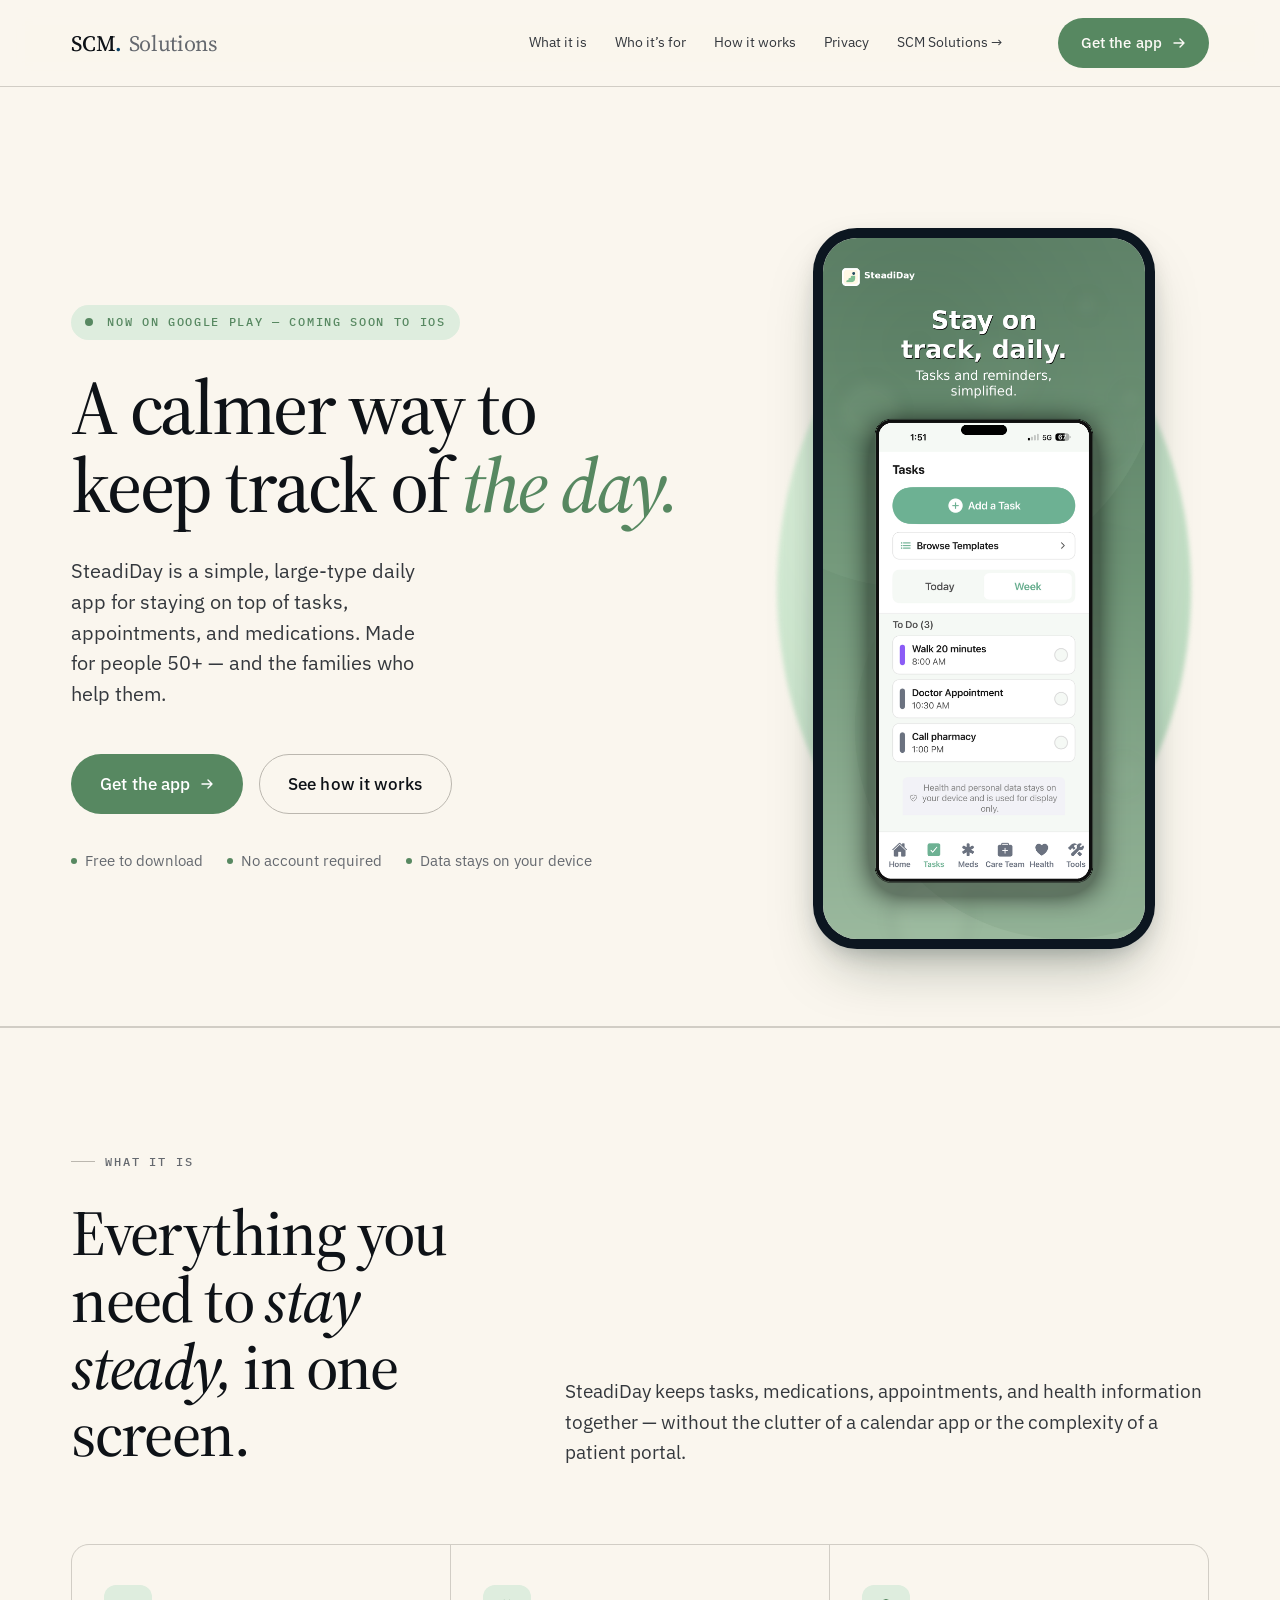
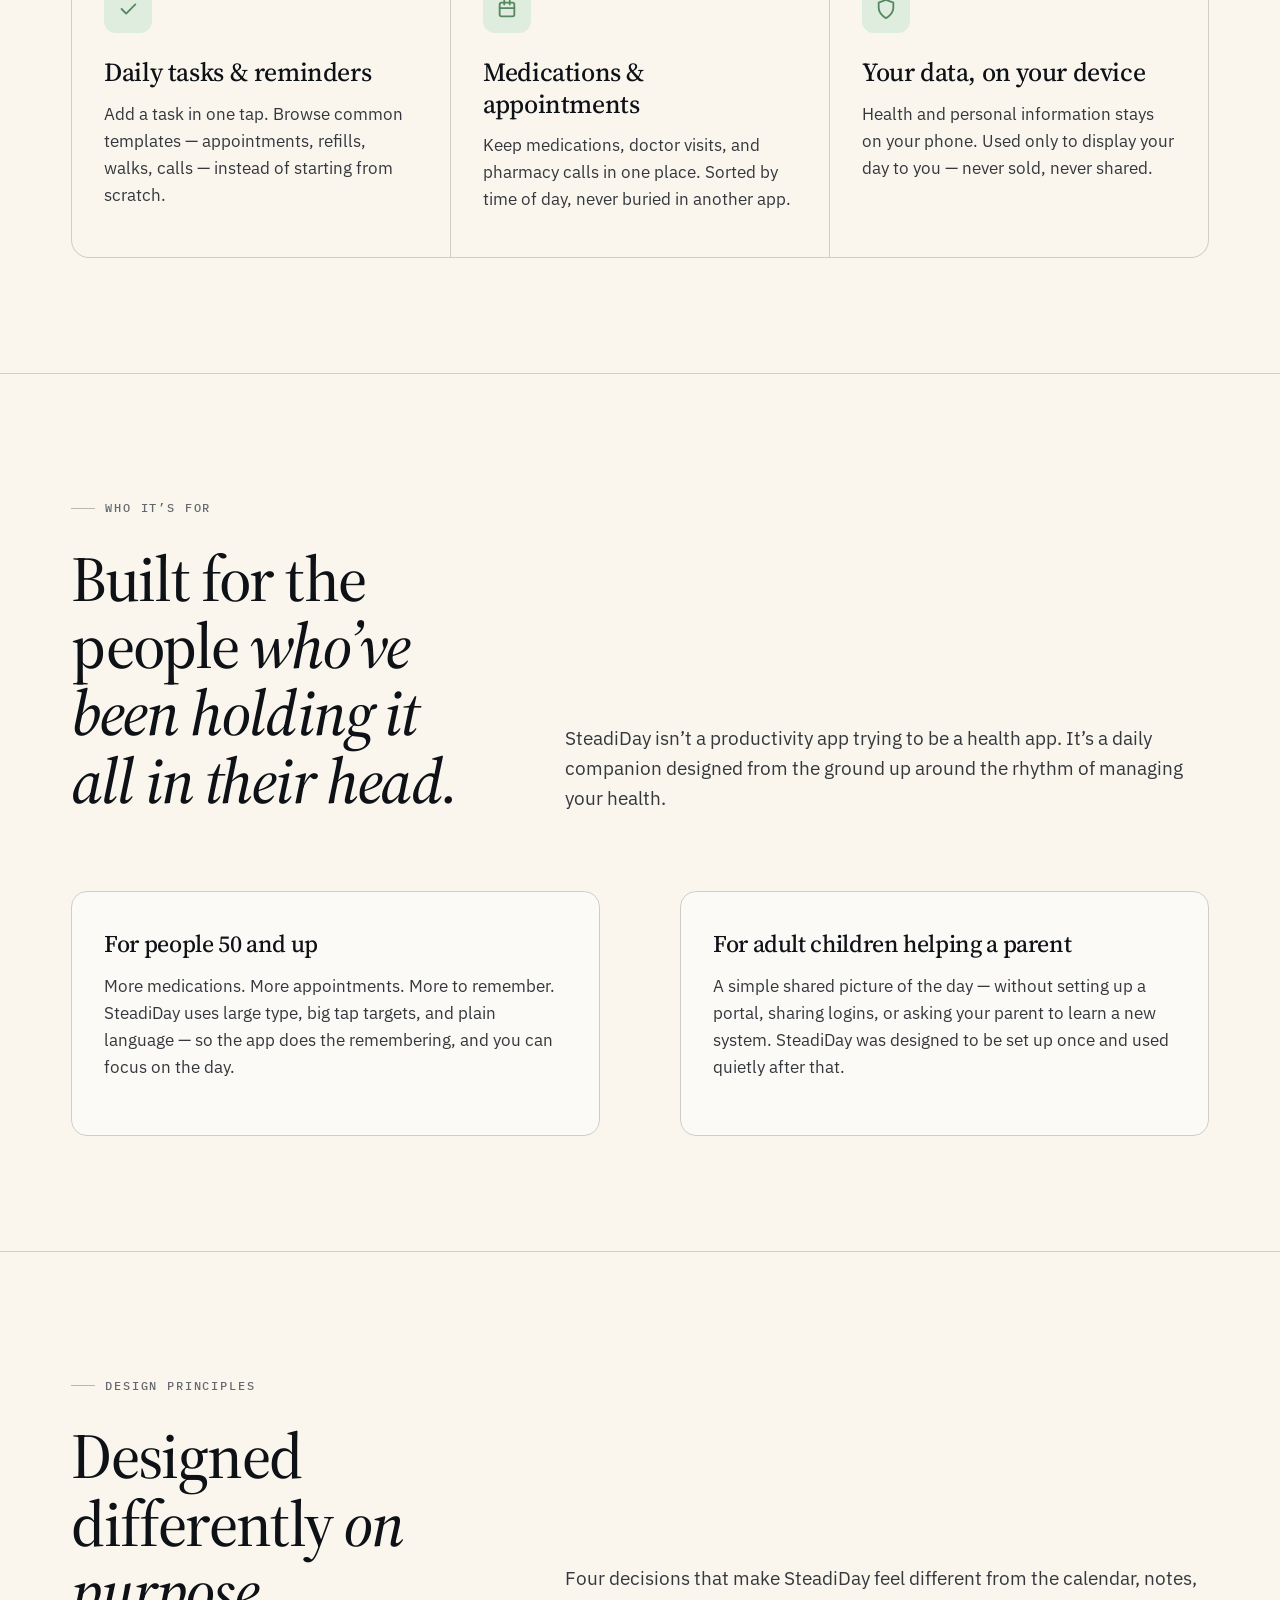
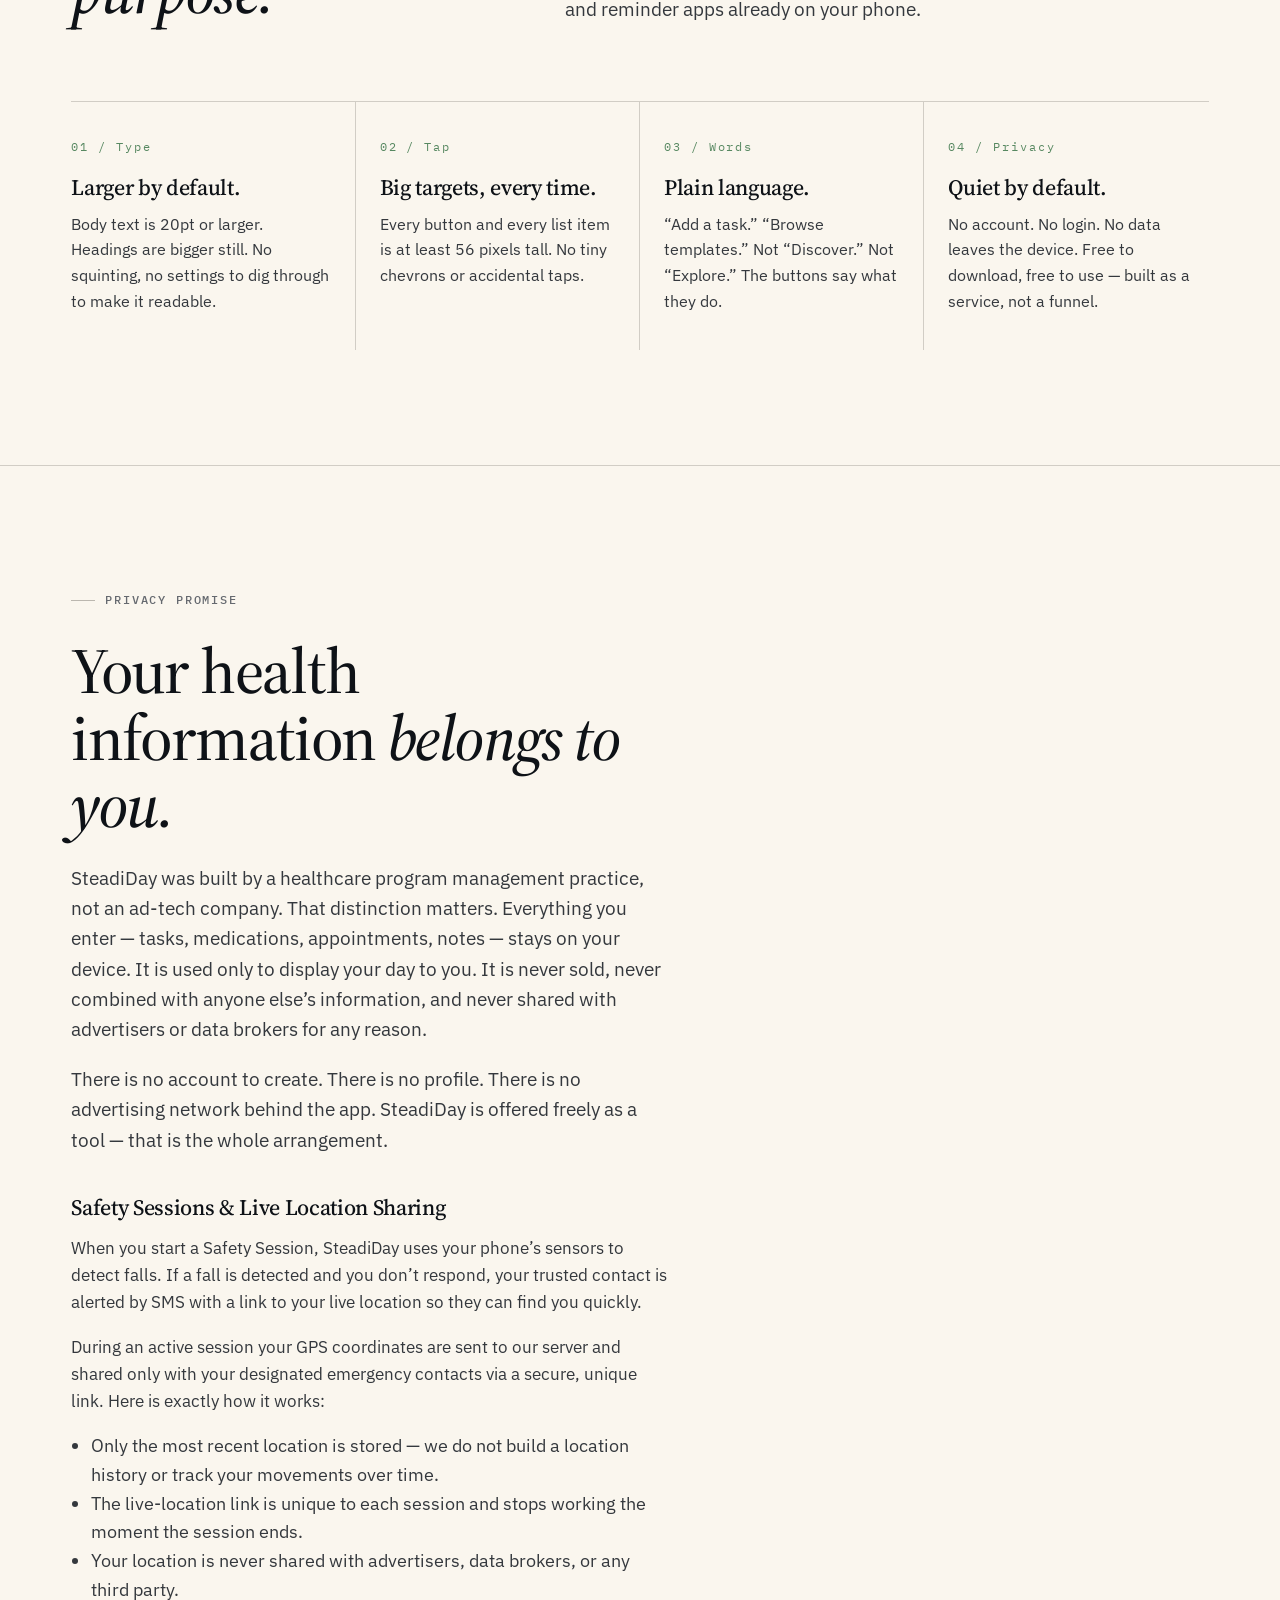
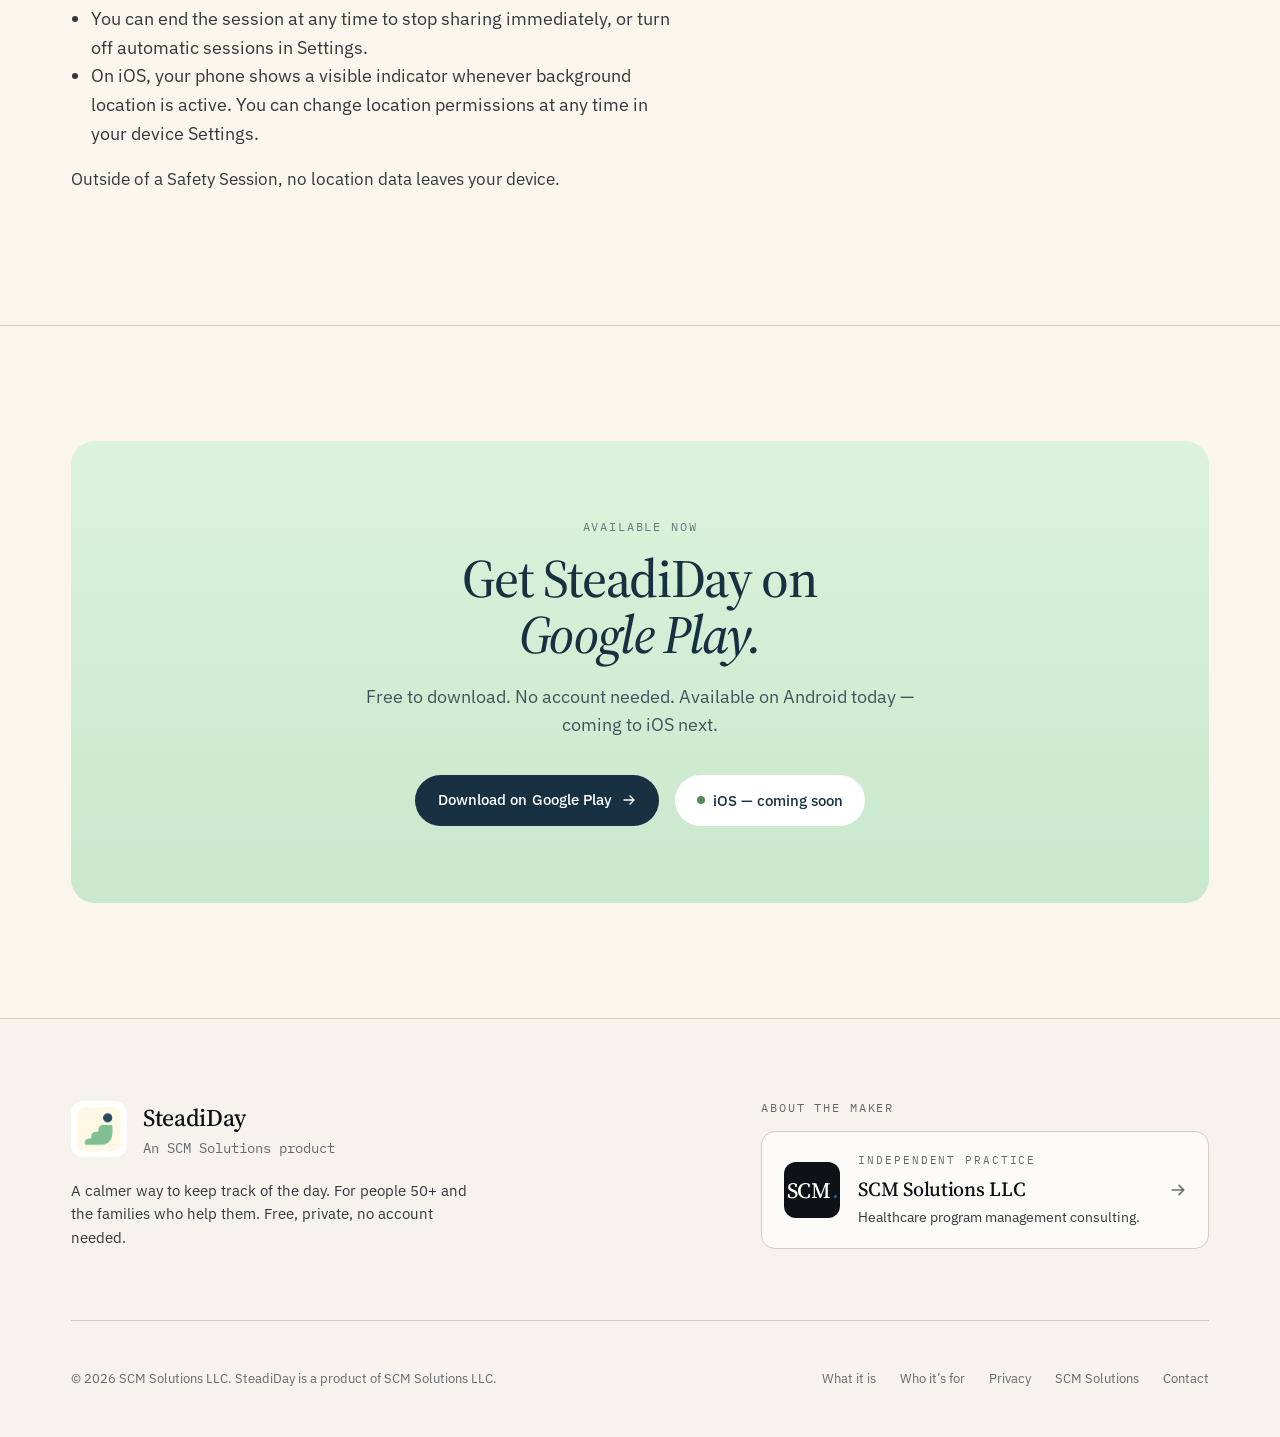
<file: steadiday.html>
<!doctype html>
<html lang="en">
<head>
<meta charset="utf-8" />
<meta name="viewport" content="width=device-width,initial-scale=1" />
<title>SteadiDay — A calmer way to keep track of the day</title>
<meta name="description" content="SteadiDay is a simple, large-type daily app for staying on top of tasks, appointments, and medications. Built for people 50+. Private by default. From SCM Solutions LLC." />
<link rel="preconnect" href="https://fonts.googleapis.com" />
<link rel="preconnect" href="https://fonts.gstatic.com" crossorigin />
<link href="https://fonts.googleapis.com/css2?family=Source+Serif+4:ital,opsz,wght@0,8..60,400;0,8..60,500;0,8..60,600;1,8..60,400;1,8..60,500&family=IBM+Plex+Sans:wght@400;500;600&family=IBM+Plex+Mono:wght@400;500&display=swap" rel="stylesheet" />
<link rel="icon" href="img/icon.jpeg" />
<link rel="stylesheet" href="styles.css" />
<style>
  /* SteadiDay-specific overrides — warmer, bigger, calmer */
  body { background: var(--sd-paper); }
  body .topnav { background: color-mix(in oklch, var(--sd-paper) 92%, transparent); }
  .sd-hero {
    padding: clamp(80px, 11vw, 160px) 0 clamp(40px, 6vw, 80px);
    border-bottom: 1px solid var(--rule);
  }
  .sd-hero-grid {
    display: grid;
    grid-template-columns: 1fr;
    gap: 56px;
    align-items: center;
  }
  @media (min-width: 980px) {
    .sd-hero-grid { grid-template-columns: 1.15fr 0.85fr; gap: 80px; }
  }
  .sd-eyebrow {
    display: inline-flex;
    align-items: center;
    gap: 14px;
    font-family: var(--mono);
    font-size: 12px;
    font-weight: 500;
    letter-spacing: 0.14em;
    text-transform: uppercase;
    color: var(--sd-sage-2);
    background: var(--sd-sage-bg);
    padding: 8px 14px;
    border-radius: 999px;
  }
  .sd-eyebrow .pip {
    width: 8px;
    height: 8px;
    border-radius: 50%;
    background: var(--sd-sage-2);
  }
  .sd-hero h1 {
    font-size: clamp(48px, 6vw, 84px);
    letter-spacing: -0.03em;
    line-height: 1.02;
    margin-top: 28px;
  }
  .sd-hero h1 em { color: var(--sd-sage-2); }
  .sd-hero p.lede {
    font-size: clamp(20px, 1.6vw, 24px);
    line-height: 1.5;
    color: var(--ink-2);
    margin-top: 32px;
    max-width: 30ch;
  }
  .sd-cta-row {
    display: flex;
    flex-wrap: wrap;
    gap: 16px;
    margin-top: 44px;
    align-items: center;
  }
  .sd-cta-row .btn { font-size: 17px; padding: 16px 28px; }
  .sd-cta-row .btn-primary { background: var(--sd-sage-2); color: white; }
  .sd-cta-row .btn-primary:hover { background: var(--sd-night); }
  .sd-trust {
    margin-top: 36px;
    font-size: 14.5px;
    color: var(--ink-3);
    display: flex;
    gap: 24px;
    flex-wrap: wrap;
  }
  .sd-trust span { display: inline-flex; align-items: center; gap: 8px; }
  .sd-trust span::before {
    content: "";
    width: 6px; height: 6px;
    border-radius: 50%;
    background: var(--sd-sage-2);
  }

  /* Hero phone artwork */
  .sd-phone-wrap {
    position: relative;
    display: flex;
    justify-content: center;
    align-items: center;
    aspect-ratio: 4/5;
  }
  .sd-phone-bg {
    position: absolute;
    inset: 8% 4%;
    background: radial-gradient(ellipse at 30% 30%, oklch(0.94 0.04 145) 0%, oklch(0.88 0.05 150) 60%, oklch(0.82 0.06 150) 100%);
    border-radius: 50%;
    filter: blur(2px);
    opacity: 0.85;
  }
  .sd-phone {
    position: relative;
    width: min(76%, 380px);
    aspect-ratio: 9/19;
    background: #0c1620;
    border-radius: 44px;
    padding: 10px;
    box-shadow: 0 30px 60px -20px oklch(0.25 0.05 150 / 0.35), 0 8px 24px -8px oklch(0.2 0.04 240 / 0.25);
  }
  .sd-phone-screen {
    width: 100%;
    height: 100%;
    background: var(--sd-paper);
    border-radius: 34px;
    overflow: hidden;
    position: relative;
  }
  .sd-phone-screen img {
    width: 100%;
    height: 100%;
    object-fit: cover;
    object-position: center top;
  }

  /* Section type bump */
  .sd-section h2 {
    font-size: clamp(40px, 5vw, 64px);
    letter-spacing: -0.025em;
  }
  .sd-section p, .sd-section li {
    font-size: 18px;
    color: var(--ink-2);
    line-height: 1.6;
  }

  /* What it does — 3-col */
  .sd-features {
    display: grid;
    grid-template-columns: 1fr;
    gap: 1px;
    background: var(--rule);
    border: 1px solid var(--rule);
    border-radius: 18px;
    overflow: hidden;
  }
  @media (min-width: 800px) {
    .sd-features { grid-template-columns: repeat(3, 1fr); }
  }
  .sd-feature {
    background: var(--sd-paper);
    padding: 40px 32px 44px;
  }
  .sd-feature-icon {
    width: 48px; height: 48px;
    border-radius: 12px;
    background: var(--sd-sage-bg);
    color: var(--sd-sage-2);
    display: inline-flex;
    align-items: center;
    justify-content: center;
    margin-bottom: 24px;
  }
  .sd-feature h3 {
    font-family: var(--serif);
    font-size: 26px;
    font-weight: 500;
    letter-spacing: -0.015em;
    margin: 0 0 12px;
    line-height: 1.2;
  }
  .sd-feature p { margin: 0; font-size: 17px; }

  /* Who it's for */
  .sd-audience {
    display: grid;
    grid-template-columns: 1fr;
    gap: 48px;
  }
  @media (min-width: 900px) {
    .sd-audience { grid-template-columns: 1fr 1fr; gap: 80px; align-items: start; }
  }
  .sd-audience-card {
    padding: 36px 32px;
    background: var(--paper);
    border: 1px solid var(--rule);
    border-radius: 16px;
  }
  .sd-audience-card h4 {
    font-family: var(--serif);
    font-size: 24px;
    font-weight: 500;
    letter-spacing: -0.015em;
    margin: 0 0 14px;
  }

  /* Principles */
  .sd-principles {
    display: grid;
    grid-template-columns: 1fr;
    gap: 0;
    border-top: 1px solid var(--rule);
  }
  @media (min-width: 700px) { .sd-principles { grid-template-columns: 1fr 1fr; } }
  @media (min-width: 980px) { .sd-principles { grid-template-columns: repeat(4, 1fr); } }
  .sd-principle {
    padding: 36px 28px 36px 0;
    border-bottom: 1px solid var(--rule);
  }
  @media (min-width: 700px) {
    .sd-principle { border-right: 1px solid var(--rule); padding-right: 28px; }
    .sd-principle:nth-child(2n) { border-right: none; padding-right: 0; padding-left: 28px; }
  }
  @media (min-width: 980px) {
    .sd-principle { padding: 36px 24px; border-right: 1px solid var(--rule); border-bottom: none; }
    .sd-principle:nth-child(2n) { padding: 36px 24px; border-right: 1px solid var(--rule); }
    .sd-principle:first-child { padding-left: 0; }
    .sd-principle:last-child { padding-right: 0; border-right: none; }
  }
  .sd-principle-num {
    font-family: var(--mono);
    font-size: 12px;
    letter-spacing: 0.16em;
    color: var(--sd-sage-2);
    margin-bottom: 18px;
  }
  .sd-principle h4 {
    font-family: var(--serif);
    font-size: 22px;
    font-weight: 500;
    letter-spacing: -0.015em;
    margin: 0 0 10px;
    line-height: 1.25;
  }
  .sd-principle p { margin: 0; font-size: 16px; color: var(--ink-2); }

  /* CTA band */
  .sd-cta-band {
    background: linear-gradient(180deg, oklch(0.94 0.04 145) 0%, oklch(0.90 0.05 148) 100%);
    border-radius: 24px;
    padding: clamp(48px, 6vw, 80px);
    text-align: center;
    margin: 0 auto;
  }
  .sd-cta-band h2 {
    color: var(--sd-night);
    max-width: 18ch;
    margin: 0 auto 20px;
  }
  .sd-cta-band p {
    color: var(--sd-night);
    opacity: 0.8;
    max-width: 50ch;
    margin: 0 auto 36px;
    font-size: 18px;
  }
  .sd-cta-band-row {
    display: inline-flex;
    flex-wrap: wrap;
    gap: 16px;
    justify-content: center;
  }
  .sd-coming {
    display: inline-flex;
    align-items: center;
    gap: 8px;
    padding: 14px 22px;
    border-radius: 999px;
    background: white;
    color: var(--sd-night);
    font-size: 15px;
    font-weight: 500;
  }
  .sd-coming .pip { width: 8px; height: 8px; background: var(--sd-sage-2); border-radius: 50%; animation: pulse 2s infinite; }
  @keyframes pulse {
    0%, 100% { opacity: 1; }
    50% { opacity: 0.4; }
  }
</style>
</head>
<body data-screen-label="SteadiDay — Product Page">

<header class="topnav">
  <div class="topnav-inner">
    <a class="brand" href="index.html" aria-label="SCM Solutions home">
      <span>SCM</span><span class="dot">.</span><span class="light">&nbsp;Solutions</span>
    </a>
    <nav class="topnav-links" aria-label="Primary">
      <a href="#what">What it is</a>
      <a href="#who">Who it&rsquo;s for</a>
      <a href="#how">How it works</a>
      <a href="#privacy">Privacy</a>
      <a href="index.html">SCM Solutions &#8594;</a>
    </nav>
    <a class="btn btn-primary cta" href="#get" style="background: var(--sd-sage-2);">
      Get the app
      <svg class="arrow" viewBox="0 0 14 14" fill="none" aria-hidden="true"><path d="M2 7h10M8 3l4 4-4 4" stroke="currentColor" stroke-width="1.4" stroke-linecap="round" stroke-linejoin="round"/></svg>
    </a>
  </div>
</header>

<main>

  <!-- ================ HERO ================ -->
  <section class="sd-hero" data-screen-label="Hero">
    <div class="wrap">
      <div class="sd-hero-grid">
        <div>
          <span class="sd-eyebrow"><span class="pip"></span> Now on Google Play &#8212; coming soon to iOS</span>
          <h1>A calmer way to keep track of <em>the day.</em></h1>
          <p class="lede">
            SteadiDay is a simple, large-type daily app for staying on top of tasks, appointments, and medications. Made for people 50+ &#8212; and the families who help them.
          </p>
          <div class="sd-cta-row">
            <a class="btn btn-primary" href="#get">
              Get the app
              <svg class="arrow" viewBox="0 0 14 14" fill="none" aria-hidden="true"><path d="M2 7h10M8 3l4 4-4 4" stroke="currentColor" stroke-width="1.4" stroke-linecap="round" stroke-linejoin="round"/></svg>
            </a>
            <a class="btn btn-ghost" href="#what">See how it works</a>
          </div>
          <div class="sd-trust">
            <span>Free to download</span>
            <span>No account required</span>
            <span>Data stays on your device</span>
          </div>
        </div>

        <div class="sd-phone-wrap" aria-hidden="true">
          <div class="sd-phone-bg"></div>
          <div class="sd-phone">
            <div class="sd-phone-screen">
              <img src="img/screenshot-tasks.png" alt="" />
            </div>
          </div>
        </div>
      </div>
    </div>
  </section>

  <!-- ================ WHAT IT IS ================ -->
  <section id="what" class="sd-section" data-screen-label="What it is">
    <div class="wrap">
      <div class="section-head">
        <div>
          <div class="eyebrow">What it is</div>
          <h2 style="margin-top: 28px;">Everything you need to <em>stay steady,</em> in one screen.</h2>
        </div>
        <p class="lede" style="font-size: 19px;">
          SteadiDay keeps tasks, medications, appointments, and health information together &#8212; without the clutter of a calendar app or the complexity of a patient portal.
        </p>
      </div>

      <div class="sd-features">
        <div class="sd-feature">
          <div class="sd-feature-icon" aria-hidden="true">
            <svg width="22" height="22" viewBox="0 0 24 24" fill="none"><path d="M5 12l5 5L20 7" stroke="currentColor" stroke-width="2" stroke-linecap="round" stroke-linejoin="round"/></svg>
          </div>
          <h3>Daily tasks &amp; reminders</h3>
          <p>Add a task in one tap. Browse common templates &#8212; appointments, refills, walks, calls &#8212; instead of starting from scratch.</p>
        </div>
        <div class="sd-feature">
          <div class="sd-feature-icon" aria-hidden="true">
            <svg width="22" height="22" viewBox="0 0 24 24" fill="none"><rect x="4" y="5" width="16" height="15" rx="2" stroke="currentColor" stroke-width="2"/><path d="M9 3v4M15 3v4M4 11h16" stroke="currentColor" stroke-width="2" stroke-linecap="round"/></svg>
          </div>
          <h3>Medications &amp; appointments</h3>
          <p>Keep medications, doctor visits, and pharmacy calls in one place. Sorted by time of day, never buried in another app.</p>
        </div>
        <div class="sd-feature">
          <div class="sd-feature-icon" aria-hidden="true">
            <svg width="22" height="22" viewBox="0 0 24 24" fill="none"><path d="M12 22s8-4 8-12V5l-8-3-8 3v5c0 8 8 12 8 12z" stroke="currentColor" stroke-width="2" stroke-linejoin="round"/></svg>
          </div>
          <h3>Your data, on your device</h3>
          <p>Health and personal information stays on your phone. Used only to display your day to you &#8212; never sold, never shared.</p>
        </div>
      </div>
    </div>
  </section>

  <!-- ================ WHO IT'S FOR ================ -->
  <section id="who" class="sd-section" data-screen-label="Who it&#8217;s for">
    <div class="wrap">
      <div class="section-head">
        <div>
          <div class="eyebrow">Who it&rsquo;s for</div>
          <h2 style="margin-top: 28px;">Built for the people <em>who&rsquo;ve been holding it all in their head.</em></h2>
        </div>
        <p class="lede" style="font-size: 19px;">
          SteadiDay isn&rsquo;t a productivity app trying to be a health app. It&rsquo;s a daily companion designed from the ground up around the rhythm of managing your health.
        </p>
      </div>

      <div class="sd-audience">
        <div class="sd-audience-card">
          <h4>For people 50 and up</h4>
          <p style="font-size: 17px; line-height: 1.6;">More medications. More appointments. More to remember. SteadiDay uses large type, big tap targets, and plain language &#8212; so the app does the remembering, and you can focus on the day.</p>
        </div>
        <div class="sd-audience-card">
          <h4>For adult children helping a parent</h4>
          <p style="font-size: 17px; line-height: 1.6;">A simple shared picture of the day &#8212; without setting up a portal, sharing logins, or asking your parent to learn a new system. SteadiDay was designed to be set up once and used quietly after that.</p>
        </div>
      </div>
    </div>
  </section>

  <!-- ================ PRINCIPLES ================ -->
  <section id="how" class="sd-section" data-screen-label="How it works">
    <div class="wrap">
      <div class="section-head">
        <div>
          <div class="eyebrow">Design Principles</div>
          <h2 style="margin-top: 28px;">Designed differently <em>on purpose.</em></h2>
        </div>
        <p class="lede" style="font-size: 19px;">
          Four decisions that make SteadiDay feel different from the calendar, notes, and reminder apps already on your phone.
        </p>
      </div>

      <div class="sd-principles">
        <div class="sd-principle">
          <div class="sd-principle-num">01 / Type</div>
          <h4>Larger by default.</h4>
          <p>Body text is 20pt or larger. Headings are bigger still. No squinting, no settings to dig through to make it readable.</p>
        </div>
        <div class="sd-principle">
          <div class="sd-principle-num">02 / Tap</div>
          <h4>Big targets, every time.</h4>
          <p>Every button and every list item is at least 56 pixels tall. No tiny chevrons or accidental taps.</p>
        </div>
        <div class="sd-principle">
          <div class="sd-principle-num">03 / Words</div>
          <h4>Plain language.</h4>
          <p>&#8220;Add a task.&#8221; &#8220;Browse templates.&#8221; Not &#8220;Discover.&#8221; Not &#8220;Explore.&#8221; The buttons say what they do.</p>
        </div>
        <div class="sd-principle">
          <div class="sd-principle-num">04 / Privacy</div>
          <h4>Quiet by default.</h4>
          <p>No account. No login. No data leaves the device. Free to download, free to use &#8212; built as a service, not a funnel.</p>
        </div>
      </div>
    </div>
  </section>

  <!-- ================ PRIVACY ================ -->
  <section id="privacy" class="sd-section" data-screen-label="Privacy">
    <div class="wrap">
      <div style="display: grid; grid-template-columns: 1fr; gap: 48px; align-items: start;">
        <div style="max-width: 60ch;">
          <div class="eyebrow">Privacy Promise</div>
          <h2 style="margin-top: 28px; margin-bottom: 24px;">Your health information <em>belongs to you.</em></h2>
          <p style="font-size: 19px; color: var(--ink-2); line-height: 1.6;">
            SteadiDay was built by a healthcare program management practice, not an ad-tech company. That distinction matters. Everything you enter &#8212; tasks, medications, appointments, notes &#8212; stays on your device. It is used only to display your day to you. It is never sold, never combined with anyone else&rsquo;s information, and never shared with advertisers or data brokers for any reason.
          </p>
          <p style="font-size: 19px; color: var(--ink-2); line-height: 1.6;">
            There is no account to create. There is no profile. There is no advertising network behind the app. SteadiDay is offered freely as a tool &#8212; that is the whole arrangement.
          </p>

          <h3 style="font-family: var(--serif); font-size: 22px; font-weight: 500; letter-spacing: -0.015em; margin-top: 40px; margin-bottom: 14px;">Safety Sessions &amp; Live Location Sharing</h3>
          <p style="font-size: 17px; color: var(--ink-2); line-height: 1.6;">
            When you start a Safety Session, SteadiDay uses your phone&rsquo;s sensors to detect falls. If a fall is detected and you don&rsquo;t respond, your trusted contact is alerted by SMS with a link to your live location so they can find you quickly.
          </p>
          <p style="font-size: 17px; color: var(--ink-2); line-height: 1.6;">
            During an active session your GPS coordinates are sent to our server and shared only with your designated emergency contacts via a secure, unique link. Here is exactly how it works:
          </p>
          <ul style="font-size: 17px; color: var(--ink-2); line-height: 1.7; margin-top: 12px; padding-left: 20px;">
            <li>Only the most recent location is stored &#8212; we do not build a location history or track your movements over time.</li>
            <li>The live-location link is unique to each session and stops working the moment the session ends.</li>
            <li>Your location is never shared with advertisers, data brokers, or any third party.</li>
            <li>You can end the session at any time to stop sharing immediately, or turn off automatic sessions in Settings.</li>
            <li>On iOS, your phone shows a visible indicator whenever background location is active. You can change location permissions at any time in your device Settings.</li>
          </ul>
          <p style="font-size: 17px; color: var(--ink-2); line-height: 1.6; margin-top: 16px;">
            Outside of a Safety Session, no location data leaves your device.
          </p>
        </div>
      </div>
    </div>
  </section>

  <!-- ================ GET / CTA ================ -->
  <section id="get" data-screen-label="Get the app">
    <div class="wrap">
      <div class="sd-cta-band">
        <div class="divider-num" style="color: var(--sd-night); opacity: 0.6; margin-bottom: 14px;">Available now</div>
        <h2>Get SteadiDay on <em>Google Play.</em></h2>
        <p>Free to download. No account needed. Available on Android today &#8212; coming to iOS next.</p>
        <div class="sd-cta-band-row">
          <a class="btn btn-primary" href="#" style="background: var(--sd-night); color: white;">
            Download on Google Play
            <svg class="arrow" viewBox="0 0 14 14" fill="none" aria-hidden="true"><path d="M2 7h10M8 3l4 4-4 4" stroke="currentColor" stroke-width="1.4" stroke-linecap="round" stroke-linejoin="round"/></svg>
          </a>
          <span class="sd-coming"><span class="pip"></span> iOS &#8212; coming soon</span>
        </div>
      </div>
    </div>
  </section>

</main>

<!-- ================ FOOTER ================ -->
<footer>
  <div class="wrap">
    <div class="foot-top">
      <div>
        <div style="display: flex; align-items: center; gap: 16px;">
          <img src="img/icon.jpeg" alt="SteadiDay icon" style="width: 56px; height: 56px; border-radius: 12px;" />
          <div>
            <div style="font-family: var(--serif); font-size: 24px; font-weight: 500; letter-spacing: -0.015em;">SteadiDay</div>
            <div style="font-size: 13.5px; color: var(--ink-3); font-family: var(--mono); margin-top: 2px;">An SCM Solutions product</div>
          </div>
        </div>
        <p style="margin-top: 20px; font-size: 15px; color: var(--ink-2); max-width: 44ch;">
          A calmer way to keep track of the day. For people 50+ and the families who help them. Free, private, no account needed.
        </p>
      </div>
      <div>
        <div class="divider-num" style="margin-bottom: 14px;">About the maker</div>
        <a class="foot-product" href="index.html">
          <div style="width: 56px; height: 56px; border-radius: 12px; background: oklch(0.18 0.012 250); color: var(--paper); display: flex; align-items: center; justify-content: center; font-family: var(--serif); font-size: 22px; font-weight: 500; letter-spacing: -0.02em;">
            SCM<span style="color: var(--accent-2); margin-left: 1px;">.</span>
          </div>
          <div class="foot-product-text">
            <div class="label">Independent practice</div>
            <div class="title">SCM Solutions LLC</div>
            <div class="desc">Healthcare program management consulting.</div>
          </div>
          <svg class="arrow" width="16" height="16" viewBox="0 0 14 14" fill="none" aria-hidden="true"><path d="M2 7h10M8 3l4 4-4 4" stroke="currentColor" stroke-width="1.4" stroke-linecap="round" stroke-linejoin="round"/></svg>
        </a>
      </div>
    </div>
    <div class="foot-bottom">
      <div>&copy; 2026 SCM Solutions LLC. SteadiDay is a product of SCM Solutions LLC.</div>
      <nav class="foot-links" aria-label="Footer">
        <a href="#what">What it is</a>
        <a href="#who">Who it&rsquo;s for</a>
        <a href="#privacy">Privacy</a>
        <a href="index.html">SCM Solutions</a>
        <a href="mailto:contact@scmsolutions.org">Contact</a>
      </nav>
    </div>
  </div>
</footer>

</body>
</html>
</file>
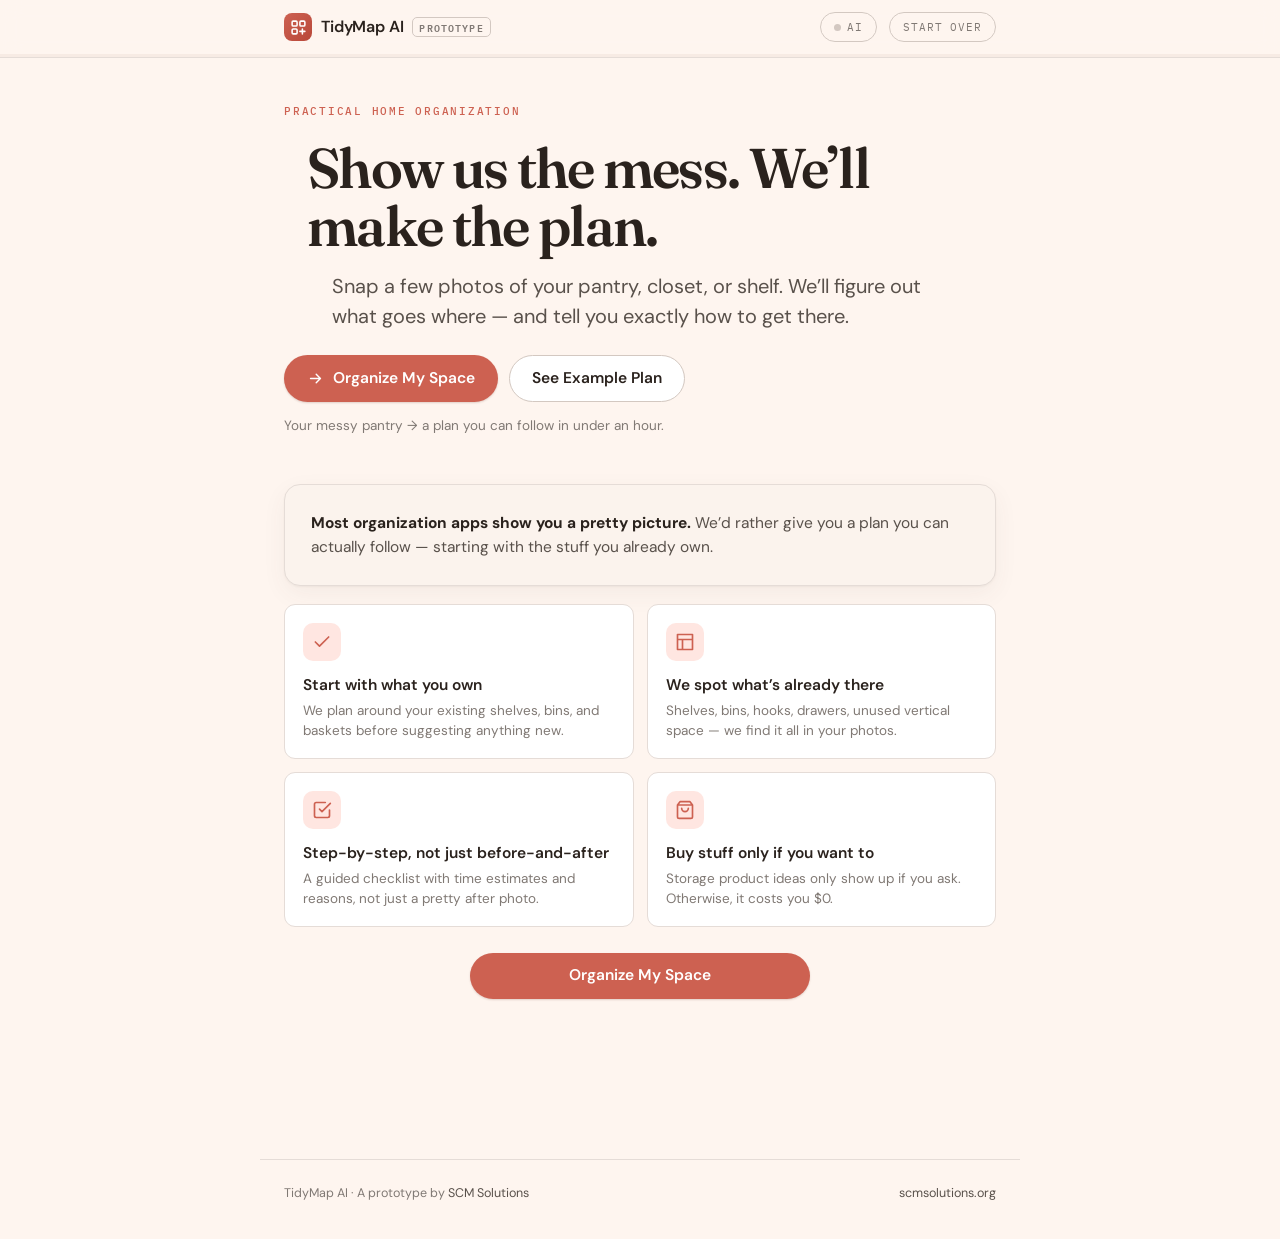
<file: tidymap.html>
<!doctype html>
<html lang="en">
<head>
<meta charset="utf-8" />
<meta name="viewport" content="width=device-width,initial-scale=1,viewport-fit=cover" />
<title>TidyMap AI — Practical home organization</title>
<meta name="description" content="Upload photos or a short video of your messy pantry or storage space. Get a practical organization map, a move-by-move plan, and optional storage recommendations. A prototype from SCM Solutions LLC." />
<meta name="robots" content="noindex" />
<link rel="preconnect" href="https://fonts.googleapis.com" />
<link rel="preconnect" href="https://fonts.gstatic.com" crossorigin />
<link href="https://fonts.googleapis.com/css2?family=DM+Sans:wght@400;500;600;700&family=Fraunces:ital,opsz,wght@0,9..144,500;0,9..144,600;1,9..144,500;1,9..144,600&family=IBM+Plex+Mono:wght@400;500&display=swap" rel="stylesheet" />
<link rel="icon" href="img/icon.jpeg" />
<style>
/* ============================================================
   TidyMap AI — self-contained prototype
   Warm, approachable, practical. Mobile-first.
   ============================================================ */
:root{
  --sans:"DM Sans",-apple-system,BlinkMacSystemFont,"Segoe UI",system-ui,sans-serif;
  --serif:"Fraunces","Source Serif 4",Georgia,serif;
  --mono:"IBM Plex Mono",ui-monospace,"SF Mono",Menlo,monospace;

  /* warm terracotta / coral palette */
  --bg:        oklch(0.975 0.012 55);
  --surface:   oklch(1 0 0);
  --surface-2: oklch(0.968 0.012 55);
  --surface-3: oklch(0.948 0.016 55);
  --ink:       oklch(0.26 0.016 55);
  --ink-2:     oklch(0.44 0.014 55);
  --ink-3:     oklch(0.58 0.012 55);
  --line:      oklch(0.90 0.012 55);
  --line-2:    oklch(0.84 0.015 55);

  --primary:      oklch(0.62 0.14 30);
  --primary-2:    oklch(0.55 0.15 30);
  --primary-bg:   oklch(0.95 0.035 30);
  --primary-line: oklch(0.83 0.06 30);

  --teal:      oklch(0.56 0.08 195);
  --teal-bg:   oklch(0.95 0.028 195);
  --teal-line: oklch(0.82 0.045 195);
  --teal-ink:  oklch(0.40 0.08 195);

  --clay:      oklch(0.64 0.090 55);
  --clay-bg:   oklch(0.95 0.030 65);

  --good:      oklch(0.58 0.075 155);
  --warn:      oklch(0.60 0.110 65);
  --warn-bg:   oklch(0.95 0.035 65);

  --radius: 16px;
  --radius-sm: 11px;
  --shadow: 0 1px 2px oklch(0.4 0.02 55 / .05), 0 8px 24px oklch(0.4 0.02 55 / .06);
  --shadow-lg: 0 2px 6px oklch(0.4 0.02 55 / .08), 0 20px 48px oklch(0.4 0.02 55 / .10);
  --maxw: 760px;
}
*{box-sizing:border-box}
html,body{margin:0;padding:0}
body{
  background:var(--bg);color:var(--ink);
  font-family:var(--sans);font-size:16px;line-height:1.55;
  -webkit-font-smoothing:antialiased;text-rendering:optimizeLegibility;
  padding-bottom:env(safe-area-inset-bottom);
}
img{max-width:100%;display:block}
button{font-family:inherit;font-size:inherit;cursor:pointer}
a{color:inherit;text-decoration:none}

h1,h2,h3{font-family:var(--serif);font-weight:600;letter-spacing:-0.02em;line-height:1.1;margin:0}
h1{font-size:clamp(36px,8vw,56px);letter-spacing:-0.03em;line-height:1.04}
h2{font-size:clamp(24px,4.6vw,34px);letter-spacing:-0.025em}
h3{font-size:clamp(18px,3vw,21px)}
p{margin:0 0 1em}
.lede{font-size:clamp(17px,2.4vw,20px);color:var(--ink-2);line-height:1.5}
.eyebrow{font-family:var(--mono);font-size:11px;font-weight:500;letter-spacing:.16em;text-transform:uppercase;color:var(--primary)}
.muted{color:var(--ink-3)}
.small{font-size:13.5px;line-height:1.5}

/* ---------- App shell ---------- */
.appbar{
  position:sticky;top:0;z-index:50;
  background:color-mix(in oklch,var(--bg) 88%,transparent);
  backdrop-filter:blur(10px);
  border-bottom:1px solid var(--line);
}
.appbar-inner{
  max-width:var(--maxw);margin:0 auto;padding:12px var(--pad,18px);
  display:flex;align-items:center;gap:12px;
}
.brand{display:flex;align-items:center;gap:9px;font-weight:600;letter-spacing:-.01em}
.brand .logo{
  width:28px;height:28px;border-radius:8px;flex:none;
  background:linear-gradient(135deg,var(--primary),var(--primary-2));
  display:grid;place-items:center;color:#fff;
}
.brand .logo svg{width:17px;height:17px}
.brand .mvp{font-family:var(--mono);font-size:9.5px;letter-spacing:.12em;color:var(--ink-3);
  border:1px solid var(--line-2);border-radius:5px;padding:2px 6px;text-transform:uppercase}
.appbar .spacer{flex:1}
.appbar .restart{
  font-family:var(--mono);font-size:11px;letter-spacing:.08em;text-transform:uppercase;
  color:var(--ink-3);background:none;border:1px solid var(--line-2);border-radius:999px;padding:7px 13px;
  transition:.16s;
}
.appbar .restart:hover{color:var(--ink);border-color:var(--ink-3)}

/* progress rail under appbar */
.rail{height:3px;background:var(--surface-3);overflow:hidden}
.rail > i{display:block;height:100%;background:linear-gradient(90deg,var(--primary),var(--primary-2));
  width:0%;transition:width .45s cubic-bezier(.4,0,.2,1)}

main{max-width:var(--maxw);margin:0 auto;padding:0 var(--pad,18px)}
@media(min-width:560px){:root{--pad:24px}}

.screen{display:none;padding:26px 0 120px}
.screen.active{display:block;animation:rise .4s cubic-bezier(.2,.7,.3,1)}
@keyframes rise{from{opacity:0;transform:translateY(10px)}to{opacity:1;transform:none}}

.step-label{font-family:var(--mono);font-size:11px;letter-spacing:.14em;text-transform:uppercase;color:var(--ink-3);margin-bottom:14px}

/* ---------- Buttons ---------- */
.btn{
  display:inline-flex;align-items:center;justify-content:center;gap:9px;
  border:1px solid transparent;border-radius:999px;font-weight:600;font-size:15.5px;
  padding:14px 22px;transition:.16s;line-height:1;
}
.btn svg{width:17px;height:17px;flex:none}
.btn-primary{background:var(--primary);color:#fff;box-shadow:0 1px 2px oklch(.4 .08 30/.2)}
.btn-primary:hover{background:var(--primary-2);transform:translateY(-1px);box-shadow:0 2px 6px oklch(.4 .08 30/.25)}
.btn-primary:active{transform:translateY(0);background:oklch(0.50 0.15 30)}
.btn-ghost{background:var(--surface);color:var(--ink);border-color:var(--line-2)}
.btn-ghost:hover{border-color:var(--ink-3);background:var(--surface-2);transform:translateY(-1px)}
.btn-ghost:active{transform:translateY(0)}
.btn-block{width:100%}
.btn-sm{padding:10px 16px;font-size:14px}
.btn[disabled]{opacity:.45;cursor:not-allowed;transform:none !important}

/* sticky footer nav for flow screens */
.flow-foot{
  position:fixed;left:0;right:0;bottom:0;z-index:40;
  background:color-mix(in oklch,var(--bg) 92%,transparent);
  backdrop-filter:blur(10px);border-top:1px solid var(--line);
  padding:12px var(--pad,18px) calc(12px + env(safe-area-inset-bottom));
}
.flow-foot-inner{max-width:var(--maxw);margin:0 auto;display:flex;align-items:center;gap:12px}
.flow-foot .back{background:none;border:none;color:var(--ink-2);font-weight:500;padding:12px 4px;display:inline-flex;align-items:center;gap:6px;transition:.16s}
.flow-foot .back:hover{color:var(--ink)}
.flow-foot .spacer{flex:1}

/* ---------- Cards & selectables ---------- */
.card{background:var(--surface);border:1px solid var(--line);border-radius:var(--radius);box-shadow:var(--shadow);transition:box-shadow .2s}
.card:hover{box-shadow:0 1px 3px oklch(0.4 0.02 55 / .06), 0 10px 28px oklch(0.4 0.02 55 / .08)}
.pad{padding:clamp(18px,4vw,26px)}
.grid{display:grid;gap:12px}
.grid-2{grid-template-columns:1fr}
@media(min-width:520px){.grid-2{grid-template-columns:1fr 1fr}}
.grid-auto{grid-template-columns:repeat(auto-fill,minmax(150px,1fr))}

.opt{
  text-align:left;width:100%;background:var(--surface);border:1.5px solid var(--line);
  border-radius:var(--radius-sm);padding:15px 16px;transition:.15s;display:flex;gap:13px;align-items:flex-start;color:var(--ink);
}
.opt:hover{border-color:var(--primary-line);background:var(--primary-bg)}
.opt.sel{border-color:var(--primary);background:var(--primary-bg);box-shadow:0 0 0 1px var(--primary)}
.opt .ico{font-size:22px;line-height:1;flex:none;margin-top:1px;display:flex;align-items:center;justify-content:center;color:var(--primary)}
.opt .ico svg{width:22px;height:22px}
.opt .ttl{font-weight:600}
.opt .sub{font-size:13px;color:var(--ink-3);margin-top:2px}
.opt .tick{margin-left:auto;width:22px;height:22px;border-radius:50%;border:1.5px solid var(--line-2);flex:none;display:grid;place-items:center;transition:.15s}
.opt.sel .tick{background:var(--primary);border-color:var(--primary)}
.opt .tick svg{width:13px;height:13px;color:#fff;opacity:0;transition:.15s}
.opt.sel .tick svg{opacity:1}
.opt .rec{font-family:var(--mono);font-size:9.5px;letter-spacing:.1em;text-transform:uppercase;color:var(--primary);background:var(--primary-bg);border:1px solid var(--primary-line);border-radius:5px;padding:2px 6px;margin-left:auto;flex:none}

/* chip-style multiselect */
.chips{display:flex;flex-wrap:wrap;gap:9px}
.chip{
  background:var(--surface);border:1.5px solid var(--line-2);border-radius:999px;
  padding:9px 15px;font-size:14px;font-weight:500;color:var(--ink-2);transition:.14s;
}
.chip:hover{border-color:var(--primary-line);color:var(--ink)}
.chip.sel{background:var(--primary);border-color:var(--primary);color:#fff}

label.field{display:block;margin-bottom:16px}
label.field > span{display:block;font-weight:600;font-size:14px;margin-bottom:6px}
input[type=text],input[type=number],select,textarea{
  width:100%;font-family:inherit;font-size:15px;color:var(--ink);
  background:var(--surface);border:1.5px solid var(--line-2);border-radius:10px;padding:11px 13px;
}
input:focus,select:focus,textarea:focus{outline:none;border-color:var(--primary);box-shadow:0 0 0 3px var(--primary-bg)}
textarea{resize:vertical;min-height:84px}

.helper{font-size:13px;color:var(--ink-3);background:var(--surface-2);border:1px dashed var(--line-2);border-radius:10px;padding:11px 13px;display:flex;gap:9px;align-items:flex-start}
.helper svg{width:16px;height:16px;flex:none;color:var(--primary);margin-top:2px}

/* segmented yes/no */
.seg{display:inline-flex;border:1.5px solid var(--line-2);border-radius:9px;overflow:hidden;background:var(--surface)}
.seg button{border:none;background:none;padding:8px 16px;font-size:13.5px;font-weight:500;color:var(--ink-2);transition:.14s}
.seg button.sel{background:var(--primary);color:#fff}
.qa{display:flex;justify-content:space-between;align-items:center;gap:14px;padding:13px 2px;border-bottom:1px solid var(--line)}
.qa:last-child{border-bottom:none}
.qa .q{font-size:14.5px;font-weight:500}

/* ---------- Benefit cards (landing) ---------- */
.benefits{display:grid;gap:13px;grid-template-columns:1fr}
@media(min-width:560px){.benefits{grid-template-columns:1fr 1fr}}
.benefit{padding:18px;border-radius:var(--radius-sm);background:var(--surface);border:1px solid var(--line);transition:box-shadow .2s}
.benefit:hover{box-shadow:0 2px 8px oklch(0.4 0.02 55 / .08)}
@media(max-width:559px){
  .benefit{border:none;border-left:2px solid var(--primary);border-radius:0;background:transparent;padding:12px 16px}
}
.benefit .b-ico{width:38px;height:38px;border-radius:10px;background:var(--primary-bg);color:var(--primary);display:grid;place-items:center;margin-bottom:12px}
.benefit .b-ico svg{width:20px;height:20px}
.benefit h4{margin:0 0 4px;font-size:15.5px;font-weight:600}
.benefit p{margin:0;font-size:13.5px;color:var(--ink-3);line-height:1.45}

/* ---------- Loading ---------- */
.load-steps{display:grid;gap:2px;margin-top:8px}
.load-step{display:flex;align-items:center;gap:13px;padding:11px 4px;color:var(--ink-3);transition:.3s;font-size:15px}
.load-step .dot{width:22px;height:22px;border-radius:50%;border:2px solid var(--line-2);flex:none;display:grid;place-items:center;transition:.3s}
.load-step .dot svg{width:12px;height:12px;color:#fff;opacity:0}
.load-step.doing{color:var(--ink)}
.load-step.doing .dot{border-color:var(--primary);border-right-color:transparent;animation:spin .7s linear infinite}
.load-step.done{color:var(--ink-2)}
.load-step.done .dot{background:var(--primary);border-color:var(--primary)}
.load-step.done .dot svg{opacity:1}
@keyframes spin{to{transform:rotate(360deg)}}

.frames{display:grid;grid-template-columns:repeat(4,1fr);gap:8px;margin-top:18px}
.frame{aspect-ratio:4/3;border-radius:9px;border:1px solid var(--line-2);position:relative;overflow:hidden;
  background:linear-gradient(135deg,var(--surface-3),var(--surface-2));opacity:0;transform:scale(.9);transition:.4s}
.frame.in{opacity:1;transform:none}
.frame::after{content:attr(data-t);position:absolute;left:5px;bottom:4px;font-family:var(--mono);font-size:8.5px;color:var(--ink-3);background:var(--surface);padding:1px 4px;border-radius:3px}
.frame .pantry-mini{position:absolute;inset:6px;display:grid;grid-template-rows:repeat(4,1fr);gap:3px}
.frame .pantry-mini i{background:var(--surface);border-radius:2px;border:1px solid var(--line)}

/* ---------- Results ---------- */
.section-head{margin:40px 0 14px}
.section-head .eyebrow{margin-bottom:6px;display:block}
.kpis{display:grid;grid-template-columns:1fr 1fr;gap:10px}
@media(min-width:560px){.kpis{grid-template-columns:repeat(4,1fr)}}
.kpi{background:var(--surface-2);border:1px solid var(--line);border-radius:var(--radius-sm);padding:14px}
.kpi .k{font-family:var(--mono);font-size:10.5px;letter-spacing:.1em;text-transform:uppercase;color:var(--ink-3)}
.kpi .v{font-size:19px;font-weight:600;font-family:var(--serif);margin-top:4px;letter-spacing:-.01em}

.taglist{display:flex;flex-wrap:wrap;gap:7px;margin:10px 0 0}
.tag{font-size:12.5px;background:var(--surface-2);border:1px solid var(--line);border-radius:999px;padding:5px 11px;color:var(--ink-2)}
.tag.green{background:var(--primary-bg);border-color:var(--primary-line);color:var(--primary)}
.tag.warn{background:var(--warn-bg);border-color:oklch(.85 .06 65);color:var(--warn)}

.problems{list-style:none;padding:0;margin:0;display:grid;gap:8px}
.problems li{position:relative;padding-left:26px;font-size:14.5px;color:var(--ink-2)}
.problems li::before{content:"";position:absolute;left:6px;top:8px;width:7px;height:7px;border-radius:50%;background:var(--clay)}
.opps li::before{background:var(--primary)}

/* organization map — shelves */
.shelf{display:grid;grid-template-columns:64px 1fr;gap:0;border:1px solid var(--line);border-radius:var(--radius-sm);overflow:hidden;margin-bottom:10px;background:var(--surface)}
.shelf .label{background:var(--surface-3);padding:18px 10px;display:flex;flex-direction:column;justify-content:center;align-items:center;text-align:center;border-right:1px solid var(--line)}
.shelf .label .lv{font-family:var(--mono);font-size:9px;letter-spacing:.08em;text-transform:uppercase;color:var(--ink-3)}
.shelf .label .ic{margin-top:3px;color:var(--ink-3);display:flex;align-items:center;justify-content:center}
.shelf .label .ic svg{width:20px;height:20px}
.shelf .body{padding:16px 15px}
.shelf .zone{font-weight:600;font-size:15px;margin-bottom:7px}
.shelf .why{font-size:13px;color:var(--ink-3);margin-top:9px;line-height:1.45;display:flex;gap:7px;align-items:flex-start}
.shelf .why svg{width:14px;height:14px;flex:none;margin-top:2px;color:var(--ink-3)}
.shelf.eye{border-color:var(--primary-line)}
.shelf.eye .label{background:var(--primary-bg)}
.shelf.eye .label .lv{color:var(--primary)}
.shelf.eye .label .ic{color:var(--primary)}

.feat-grid{display:grid;gap:9px;grid-template-columns:1fr}
@media(min-width:520px){.feat-grid{grid-template-columns:1fr 1fr}}
.feat{display:flex;gap:11px;align-items:flex-start;background:var(--surface-2);border:1px solid var(--line);border-radius:10px;padding:12px 13px}
.feat .fi{flex:none;color:var(--primary);display:flex;align-items:center;justify-content:center}
.feat .fi svg{width:20px;height:20px}
.feat .ft{font-weight:600;font-size:14px}
.feat .fd{font-size:12.5px;color:var(--ink-3);margin-top:2px;line-height:1.4}

/* move-by-move / guided checklist */
.steps{display:grid;gap:10px}
.task{background:var(--surface);border:1px solid var(--line);border-radius:var(--radius-sm);padding:14px 15px;transition:.2s;display:grid;grid-template-columns:auto 1fr;gap:13px}
.task.done{background:var(--primary-bg);border-color:var(--primary-line)}
.task .check{width:26px;height:26px;border-radius:50%;border:2px solid var(--line-2);background:var(--surface);display:grid;place-items:center;flex:none;transition:.18s}
.task .check svg{width:14px;height:14px;color:#fff;opacity:0;transition:.18s}
.task.done .check{background:var(--primary);border-color:var(--primary)}
.task.done .check svg{opacity:1}
.task .num{font-family:var(--mono);font-size:11px;color:var(--ink-3)}
.task .tname{font-weight:600;font-size:15px;margin:2px 0 0}
.task.done .tname{text-decoration:line-through;color:var(--ink-3)}
.task .meta{display:flex;flex-wrap:wrap;gap:8px;margin-top:8px;align-items:center}
.task .time{font-family:var(--mono);font-size:11px;color:var(--ink-3);background:var(--surface-2);border:1px solid var(--line);border-radius:6px;padding:3px 8px;display:inline-flex;align-items:center;gap:5px}
.task .time svg{width:12px;height:12px}
.task .why2{font-size:13px;color:var(--ink-3);margin-top:8px;line-height:1.45}
.task .acts{display:flex;gap:6px;margin-top:10px;flex-wrap:wrap}
.task .acts button{font-size:12px;font-weight:500;border-radius:7px;padding:6px 11px;border:1px solid var(--line-2);background:var(--surface);color:var(--ink-2);transition:.14s}
.task .acts button:hover{border-color:var(--ink-3);color:var(--ink)}
.task .acts .mark{border-color:var(--primary);color:var(--primary);background:var(--primary-bg)}
.task.done .acts .mark{background:var(--primary);color:#fff;border-color:var(--primary)}

.progwrap{position:sticky;top:60px;z-index:5;background:var(--bg);padding:12px 0 14px;margin-bottom:4px}
.progwrap .lab{display:flex;justify-content:space-between;font-size:13px;font-weight:600;margin-bottom:7px}
.progbar{height:9px;background:var(--surface-3);border-radius:999px;overflow:hidden}
.progbar > i{display:block;height:100%;width:0;background:linear-gradient(90deg,var(--primary),var(--primary-2));transition:width .35s cubic-bezier(.2,.7,.3,1)}

/* after preview */
.after-tabs{display:flex;gap:7px;flex-wrap:wrap;margin-bottom:14px}
.after-tab{font-size:13px;font-weight:500;border:1.5px solid var(--line-2);background:var(--surface);border-radius:999px;padding:8px 14px;color:var(--ink-2);transition:.14s}
.after-tab.sel{background:var(--ink);border-color:var(--ink);color:#fff}
.after-stage{border:1px solid var(--line);border-radius:var(--radius);overflow:hidden;background:var(--surface)}
/* illustrated "after" cabinet */
.ba .after{background:var(--surface)}
@media(max-width:560px){.ba{grid-template-columns:1fr}.ba .before{border-right:none;border-bottom:1px solid var(--line)}}
.cab{display:grid;gap:6px;background:linear-gradient(180deg,var(--surface-3),var(--surface-2));border-radius:9px;padding:7px}
.cab-shelf{background:var(--surface);border:1px solid var(--line);border-radius:8px;padding:8px 9px;position:relative}
.cab-shelf.eye{border-color:var(--primary-line);box-shadow:0 0 0 1px var(--primary-line)}
.cab-shelf.kid{border-color:var(--good);box-shadow:0 0 0 1px color-mix(in oklch,var(--good) 50%,transparent)}
.cab-lv{font-family:var(--mono);font-size:8.5px;letter-spacing:.07em;text-transform:uppercase;color:var(--ink-3);margin-bottom:6px;display:flex;justify-content:space-between;align-items:center;gap:6px}
.cab-tag{font-family:var(--mono);font-size:8px;letter-spacing:.05em;text-transform:uppercase;border-radius:4px;padding:1px 5px;flex:none}
.cab-tag.eyet{color:var(--primary-2);background:var(--primary-bg);border:1px solid var(--primary-line)}
.cab-tag.kidt{color:var(--good);background:color-mix(in oklch,var(--good) 12%,transparent);border:1px solid color-mix(in oklch,var(--good) 35%,transparent)}
.cab-row{display:flex;flex-wrap:wrap;gap:5px}
.cab-item{font-size:10.5px;font-weight:500;line-height:1.15;color:var(--ink-2);background:var(--surface-2);border:1px solid var(--line-2);border-radius:6px;padding:5px 7px;display:flex;align-items:center;gap:5px;max-width:100%}
.cab-item .sw{width:7px;height:7px;border-radius:2px;flex:none}
.cab-item .nm{overflow:hidden;text-overflow:ellipsis;white-space:nowrap;max-width:90px}
.cab-item.bin{background:var(--primary-bg);border-color:var(--primary-line);color:var(--primary-2)}
.cab-item.bin .sw{border-radius:1px}
.cab-item svg{width:11px;height:11px;flex:none;opacity:.7}
.cab-item .lbl{font-family:var(--mono);font-size:7.5px;letter-spacing:.04em;text-transform:uppercase;color:var(--ink-3);border:1px dashed var(--line-2);border-radius:3px;padding:0 3px;margin-left:2px}
.ba{display:grid;grid-template-columns:1fr 1fr}
.ba > div{padding:14px}
.ba .ba-h{font-family:var(--mono);font-size:10px;letter-spacing:.12em;text-transform:uppercase;color:var(--ink-3);margin-bottom:10px}
.ba .before{background:var(--surface-2);border-right:1px solid var(--line)}
.pantry-vis{display:grid;grid-template-rows:repeat(5,1fr);gap:5px;aspect-ratio:3/4;background:var(--surface-3);border-radius:8px;padding:6px}
.pantry-vis .row{background:var(--surface);border-radius:4px;display:flex;gap:3px;padding:4px;align-items:stretch}
.pantry-vis.messy .row{gap:2px}
.pantry-vis .row b{flex:1;border-radius:2px;background:var(--line-2);display:block}
.pantry-vis.tidy .row b{background:var(--primary-line)}
.pantry-vis.tidy .row{outline:1px dashed var(--primary-line);outline-offset:-2px}
.pantry-vis .row .lbl{position:absolute}

/* upgrade products */
.prod{display:grid;grid-template-columns:auto 1fr auto;gap:13px;align-items:start;border:1px solid var(--line);border-radius:var(--radius-sm);padding:14px;background:var(--surface);margin-bottom:10px}
.prod .pic{width:46px;height:46px;border-radius:10px;background:var(--clay-bg);display:grid;place-items:center;flex:none;color:var(--clay)}
.prod .pic svg{width:22px;height:22px}
.prod h4{margin:0 0 4px;font-size:15px;font-weight:600}
.prod .pwhy{font-size:13px;color:var(--ink-3);line-height:1.45}
.prod .pmeta{font-size:12px;color:var(--ink-3);margin-top:7px;display:flex;flex-wrap:wrap;gap:6px}
.prod .pmeta span{background:var(--surface-2);border:1px solid var(--line);border-radius:6px;padding:3px 8px;display:inline-flex;align-items:center;gap:4px}
.prod .pmeta span svg{width:12px;height:12px}
.prod .cost{font-weight:600;font-family:var(--serif);font-size:17px;white-space:nowrap}

.shopping{list-style:none;padding:0;margin:0}
.shopping li{display:flex;justify-content:space-between;padding:11px 2px;border-bottom:1px solid var(--line);font-size:14.5px}
.shopping li:last-child{border-bottom:none}
.shopping li .qcost{color:var(--ink-3);font-family:var(--mono);font-size:13px}

.callout{border-radius:var(--radius-sm);padding:14px 16px;font-size:13.5px;line-height:1.5;display:flex;gap:10px;align-items:flex-start}
.callout svg{width:18px;height:18px;flex:none;margin-top:1px}
.callout.warn{background:var(--warn-bg);border:1px solid oklch(.86 .06 65);color:oklch(.42 .09 55)}
.callout.warn svg{color:var(--warn)}
.callout.info{background:var(--teal-bg);border:1px solid var(--teal-line);color:var(--teal-ink)}
.callout.info svg{color:var(--teal-ink)}

.toast{position:fixed;left:50%;bottom:96px;transform:translateX(-50%) translateY(20px);z-index:90;
  background:var(--primary);color:#fff;padding:12px 18px;border-radius:999px;font-size:14px;font-weight:500;
  box-shadow:var(--shadow-lg);opacity:0;pointer-events:none;transition:.3s;max-width:90vw;text-align:center}
.toast.show{opacity:1;transform:translateX(-50%) translateY(0)}

.divider{height:1px;background:var(--line);margin:26px 0}
.note{font-size:12.5px;color:var(--ink-3);font-style:italic}
.hide{display:none !important}

/* AI status dot + settings modal */
.ai-dot{width:7px;height:7px;border-radius:50%;background:var(--line-2);display:inline-block;margin-right:6px;vertical-align:middle;transition:.2s}
.ai-dot.on{background:var(--good);box-shadow:0 0 0 3px color-mix(in oklch,var(--good) 25%,transparent)}
#ai-status-btn{display:inline-flex;align-items:center}
.modal-backdrop{position:fixed;inset:0;z-index:100;background:oklch(0.2 0.02 55 / .45);backdrop-filter:blur(3px);display:flex;align-items:center;justify-content:center;padding:18px}
.modal{background:var(--surface);border:1px solid var(--line);border-radius:var(--radius);box-shadow:var(--shadow-lg);max-width:460px;width:100%;padding:clamp(20px,4vw,28px);animation:rise .3s cubic-bezier(.2,.7,.3,1)}
.ai-banner{display:flex;gap:11px;align-items:flex-start;background:var(--primary-bg);border:1px solid var(--primary-line);border-radius:var(--radius-sm);padding:13px 15px;margin-top:14px}
.ai-banner svg{width:18px;height:18px;flex:none;margin-top:1px;color:var(--primary-2)}
.ai-banner .x{margin-left:auto;cursor:pointer;color:var(--ink-3);font-size:18px;line-height:1;background:none;border:none;flex:none}
.load-step.err .dot{border-color:var(--clay);background:var(--clay)}
.spin-ring{width:16px;height:16px;border:2px solid var(--primary-line);border-right-color:transparent;border-radius:50%;display:inline-block;animation:spin .7s linear infinite;vertical-align:middle}

.foot-mini{max-width:var(--maxw);margin:40px auto 0;padding:24px var(--pad,18px) 36px;border-top:1px solid var(--line);
  font-size:12.5px;color:var(--ink-3);display:flex;flex-wrap:wrap;gap:6px 16px;justify-content:space-between}
.foot-mini a{color:var(--ink-2)}
.foot-mini a:hover{color:var(--ink)}

/* Landing hero left-align on desktop */
@media(min-width:560px){
  .landing-hero{text-align:left !important}
  .landing-hero .hero-actions{justify-content:flex-start !important}
}
</style>
</head>
<body>

<header class="appbar">
  <div class="appbar-inner">
    <a class="brand" href="#" onclick="go('landing');return false;">
      <span class="logo" aria-hidden="true">
        <svg viewBox="0 0 24 24" fill="none" stroke="currentColor" stroke-width="2.2" stroke-linecap="round" stroke-linejoin="round"><rect x="3" y="3" width="7" height="7" rx="1.5"/><rect x="14" y="3" width="7" height="7" rx="1.5"/><rect x="3" y="14" width="7" height="7" rx="1.5"/><path d="M14 17.5h7M17.5 14v7"/></svg>
      </span>
      <span>TidyMap&nbsp;AI</span>
      <span class="mvp">Prototype</span>
    </a>
    <span class="spacer"></span>
    <button class="restart" id="ai-status-btn" onclick="openSettings()" title="Connect AI"><span id="ai-status-dot" class="ai-dot"></span>AI</button>
    <button class="restart" onclick="restart()">Start over</button>
  </div>
  <div class="rail"><i id="rail"></i></div>
</header>

<!-- AI settings modal -->
<div class="modal-backdrop hide" id="settings-modal" onclick="if(event.target===this)closeSettings()">
  <div class="modal">
    <h3 style="font-family:var(--sans);font-weight:600;font-size:17px">Connect AI analysis</h3>
    <p class="small muted" style="margin:8px 0 0">Paste your Anthropic API key to analyze real photos with Claude. It&rsquo;s stored only in this browser (localStorage) and sent straight to Anthropic &mdash; never to us.</p>
    <label class="field" style="margin-top:16px"><span>Anthropic API key</span>
      <input type="password" id="ai-key-input" placeholder="sk-ant-..." autocomplete="off" spellcheck="false">
    </label>
    <div class="callout info" style="margin-top:4px">
      <svg viewBox="0 0 24 24" fill="none" stroke="currentColor" stroke-width="2" stroke-linecap="round" stroke-linejoin="round"><circle cx="12" cy="12" r="10"/><path d="M12 16v-4M12 8h.01"/></svg>
      <div>No key yet? Create one at <a href="https://console.anthropic.com/settings/keys" target="_blank" rel="noopener" style="text-decoration:underline">console.anthropic.com</a> and add a few dollars of credit under Billing. Each photo analysis costs about a cent.</div>
    </div>
    <div style="display:flex;align-items:center;gap:8px;margin-top:14px;font-size:13px">
      <span style="font-weight:600">Model</span>
      <select id="ai-model-select" style="width:auto;padding:7px 10px;font-size:13px">
        <option value="claude-sonnet-4-6">Sonnet 4.6 — balanced</option>
        <option value="claude-haiku-4-5">Haiku 4.5 — cheapest</option>
        <option value="claude-opus-4-8">Opus 4.8 — best</option>
      </select>
    </div>
    <div style="display:flex;gap:9px;flex-wrap:wrap;margin-top:20px">
      <button class="btn btn-primary btn-sm" onclick="saveSettings()">Save</button>
      <button class="btn btn-ghost btn-sm" onclick="closeSettings()">Cancel</button>
      <span class="spacer" style="flex:1"></span>
      <button class="btn btn-ghost btn-sm" id="ai-clear-btn" onclick="clearKey()" style="color:var(--clay)">Remove key</button>
    </div>
  </div>
</div>

<main>

<!-- ============================================================ 1. LANDING -->
<section class="screen active" id="screen-landing">
  <div class="landing-hero" style="text-align:center;padding:14px 0 4px">
    <span class="eyebrow">Practical home organization</span>
    <h1 style="margin:16px auto 0;max-width:18ch">Show us the mess. We&rsquo;ll make the plan.</h1>
    <p class="lede" style="margin:16px auto 0;max-width:44ch">Snap a few photos of your pantry, closet, or shelf. We&rsquo;ll figure out what goes where &mdash; and tell you exactly how to get there.</p>
    <div class="hero-actions" style="display:flex;gap:11px;justify-content:center;flex-wrap:wrap;margin-top:24px">
      <button class="btn btn-primary" onclick="go('space')">
        <svg viewBox="0 0 24 24" fill="none" stroke="currentColor" stroke-width="2" stroke-linecap="round" stroke-linejoin="round"><path d="M5 12h14M13 6l6 6-6 6"/></svg>
        Organize My Space
      </button>
      <button class="btn btn-ghost" onclick="runDemo()">See Example Plan</button>
    </div>
    <p class="small muted" style="margin-top:14px">Your messy pantry &rarr; a plan you can follow in under an hour.</p>
  </div>

  <div class="card pad" style="margin-top:30px;background:var(--surface-2)">
    <p style="margin:0;font-size:15.5px;line-height:1.55;color:var(--ink-2)">
      <strong style="color:var(--ink)">Most organization apps show you a pretty picture.</strong>
      We&rsquo;d rather give you a plan you can actually follow &mdash; starting with the stuff you already own.
    </p>
  </div>

  <div class="benefits" style="margin-top:18px">
    <div class="benefit"><div class="b-ico"><svg viewBox="0 0 24 24" fill="none" stroke="currentColor" stroke-width="2" stroke-linecap="round" stroke-linejoin="round"><path d="M20 6 9 17l-5-5"/></svg></div><h4>Start with what you own</h4><p>We plan around your existing shelves, bins, and baskets before suggesting anything new.</p></div>
    <div class="benefit"><div class="b-ico"><svg viewBox="0 0 24 24" fill="none" stroke="currentColor" stroke-width="2" stroke-linecap="round" stroke-linejoin="round"><path d="M3 3h18v18H3zM3 9h18M9 21V9"/></svg></div><h4>We spot what&rsquo;s already there</h4><p>Shelves, bins, hooks, drawers, unused vertical space &mdash; we find it all in your photos.</p></div>
    <div class="benefit"><div class="b-ico"><svg viewBox="0 0 24 24" fill="none" stroke="currentColor" stroke-width="2" stroke-linecap="round" stroke-linejoin="round"><path d="M9 11l3 3L22 4M21 12v7a2 2 0 0 1-2 2H5a2 2 0 0 1-2-2V5a2 2 0 0 1 2-2h11"/></svg></div><h4>Step-by-step, not just before-and-after</h4><p>A guided checklist with time estimates and reasons, not just a pretty after photo.</p></div>
    <div class="benefit"><div class="b-ico"><svg viewBox="0 0 24 24" fill="none" stroke="currentColor" stroke-width="2" stroke-linecap="round" stroke-linejoin="round"><path d="M6 2 3 6v14a2 2 0 0 0 2 2h14a2 2 0 0 0 2-2V6l-3-4zM3 6h18M16 10a4 4 0 0 1-8 0"/></svg></div><h4>Buy stuff only if you want to</h4><p>Storage product ideas only show up if you ask. Otherwise, it costs you $0.</p></div>
  </div>

  <div style="text-align:center;margin-top:26px">
    <button class="btn btn-primary btn-block" onclick="go('space')" style="max-width:340px;margin:0 auto">Organize My Space</button>
  </div>
</section>

<!-- ============================================================ 2. SPACE SELECTION -->
<section class="screen" id="screen-space">
  <div class="step-label">Step 1 of 6 &middot; Your space</div>
  <h2>What space are you organizing?</h2>
  <p class="muted small" style="margin-top:6px">Pantry is the best place to start for this preview.</p>
  <div class="grid grid-auto" id="space-opts" style="margin-top:18px"></div>

  <div id="goal-block" class="hide" style="margin-top:30px">
    <h3>What is your main goal?</h3>
    <div class="grid" id="goal-opts" style="margin-top:14px"></div>
  </div>
</section>

<!-- ============================================================ 3. CAPTURE -->
<section class="screen" id="screen-capture">
  <div class="step-label">Step 2 of 6 &middot; Show us the space</div>
  <h2>How do you want to show us the space?</h2>
  <div class="grid" id="capture-opts" style="margin-top:18px"></div>

  <div id="capture-detail" class="hide" style="margin-top:22px"></div>
</section>

<!-- ============================================================ 4. SPACE DETAILS -->
<section class="screen" id="screen-details">
  <div class="step-label">Step 3 of 6 &middot; Space details (optional)</div>
  <h2>A few optional details</h2>
  <div class="helper" style="margin:14px 0 22px">
    <svg viewBox="0 0 24 24" fill="none" stroke="currentColor" stroke-width="2" stroke-linecap="round" stroke-linejoin="round"><circle cx="12" cy="12" r="10"/><path d="M12 16v-4M12 8h.01"/></svg>
    <span>You can skip this. The plan will still work, but dimensions help us make better product recommendations.</span>
  </div>
  <div class="card pad">
    <div class="grid grid-2">
      <label class="field"><span>Approximate width</span><input type="text" id="d-w" placeholder="e.g. 30 in"></label>
      <label class="field"><span>Approximate height</span><input type="text" id="d-h" placeholder="e.g. 60 in"></label>
      <label class="field"><span>Approximate depth</span><input type="text" id="d-d" placeholder="e.g. 14 in"></label>
      <label class="field"><span>Number of shelves</span><input type="number" id="d-shelves" placeholder="e.g. 5" min="0"></label>
    </div>
    <div class="divider" style="margin:8px 0 18px"></div>
    <div id="detail-toggles"></div>
  </div>
</section>

<!-- ============================================================ 5. PREFERENCES -->
<section class="screen" id="screen-prefs">
  <div class="step-label">Step 4 of 6 &middot; Preferences</div>
  <h2>What should your plan prioritize?</h2>
  <p class="muted small" style="margin-top:6px">Pick any that matter to you.</p>
  <div class="chips" id="pref-chips" style="margin-top:18px"></div>

  <h3 style="margin-top:28px">Budget</h3>
  <div class="chips" id="budget-chips" style="margin-top:12px"></div>

  <h3 style="margin-top:28px">How much effort do you want to put in?</h3>
  <div class="grid" id="effort-opts" style="margin-top:12px"></div>
</section>

<!-- ============================================================ 6. LOADING -->
<section class="screen" id="screen-loading">
  <div style="text-align:center;padding:18px 0">
    <span class="eyebrow">Analyzing your space</span>
    <h2 style="margin-top:12px">Figuring out your space</h2>
    <p class="muted small" id="load-sub">Hang tight, this takes a moment.</p>
  </div>
  <div class="card pad">
    <div class="load-steps" id="load-steps"></div>
    <div id="frames-wrap" class="hide">
      <p class="small muted" style="margin:18px 0 0;font-weight:600;color:var(--ink-2)">Key frames extracted</p>
      <div class="frames" id="frames"></div>
    </div>
  </div>
</section>

<!-- ============================================================ 7. DETECTION REVIEW -->
<section class="screen" id="screen-review">
  <div class="step-label">Step 5 of 6 &middot; Confirm what we found</div>
  <h2>Did we get this right?</h2>
  <div class="helper" style="margin:14px 0 22px">
    <svg viewBox="0 0 24 24" fill="none" stroke="currentColor" stroke-width="2" stroke-linecap="round" stroke-linejoin="round"><path d="M9 11l3 3L22 4M21 12v7a2 2 0 0 1-2 2H5a2 2 0 0 1-2-2V5a2 2 0 0 1 2-2h11"/></svg>
    <span>Confirming this helps us create a more realistic organization plan. Nothing here has to be perfect.</span>
  </div>

  <span class="eyebrow">Detected existing features</span>
  <div class="grid" id="rev-features" style="margin-top:12px"></div>

  <span class="eyebrow" style="display:block;margin-top:30px">Detected item categories</span>
  <p class="small muted" style="margin:8px 0 0">Tap to remove anything that isn&rsquo;t in your space, or add what we missed.</p>
  <div class="chips" id="rev-cats" style="margin-top:14px"></div>
  <div style="display:flex;gap:9px;margin-top:14px">
    <input type="text" id="add-cat" placeholder="Add a missing category&hellip;">
    <button class="btn btn-ghost btn-sm" onclick="addCategory()" style="white-space:nowrap">+ Add</button>
  </div>
</section>

<!-- ============================================================ 8. RESULTS DASHBOARD -->
<section class="screen" id="screen-results">
  <span class="eyebrow">Your organization plan</span>
  <h2 style="margin-top:8px" id="res-title">Here&rsquo;s your plan
    <span id="res-ai-badge" style="display:none;align-items:center;gap:5px;vertical-align:middle;font-family:var(--mono);font-size:10px;letter-spacing:.1em;text-transform:uppercase;color:var(--good);background:color-mix(in oklch,var(--good) 12%,transparent);border:1px solid color-mix(in oklch,var(--good) 35%,transparent);border-radius:6px;padding:3px 8px;font-weight:500">Analyzed by Claude</span>
  </h2>

  <!-- A. Space summary -->
  <div class="card pad" style="margin-top:18px">
    <h3 style="font-family:var(--sans);font-weight:600;font-size:15px;margin-bottom:8px">Space summary</h3>
    <p style="margin:0;color:var(--ink-2);font-size:15px;line-height:1.55" id="res-summary"></p>
    <div class="kpis" style="margin-top:18px" id="res-kpis"></div>
    <div style="margin-top:18px">
      <div class="small" style="font-weight:600;margin-bottom:6px">Detected item categories</div>
      <div class="taglist" id="res-cat-tags"></div>
    </div>
    <div class="grid grid-2" style="margin-top:18px">
      <div>
        <div class="small" style="font-weight:600;margin-bottom:8px;color:var(--clay)">Main organization problems</div>
        <ul class="problems" id="res-problems"></ul>
      </div>
      <div>
        <div class="small" style="font-weight:600;margin-bottom:8px;color:var(--primary)">Biggest opportunities</div>
        <ul class="problems opps" id="res-opps"></ul>
      </div>
    </div>
  </div>

  <!-- B. Organization map -->
  <div class="section-head"><span class="eyebrow">Where everything goes</span><h3 style="margin-top:4px">Organization map &mdash; what goes where</h3></div>
  <div id="res-map"></div>

  <!-- C. Use existing first -->
  <div class="section-head"><span class="eyebrow">Use what you&rsquo;ve got</span><h3 style="margin-top:4px">Use what you already have first</h3></div>
  <div class="card pad" style="background:var(--primary-bg);border-color:var(--primary-line)">
    <p style="margin:0 0 14px;font-size:15px;color:var(--ink-2)" id="res-existing-lede"></p>
    <div class="feat-grid" id="res-existing"></div>
    <div class="callout info" style="margin-top:16px">
      <svg viewBox="0 0 24 24" fill="none" stroke="currentColor" stroke-width="2" stroke-linecap="round" stroke-linejoin="round"><circle cx="12" cy="12" r="10"/><path d="M12 16v-4M12 8h.01"/></svg>
      <div><strong>What not to buy yet:</strong> <span id="res-dontbuy"></span></div>
    </div>
  </div>

  <!-- D + E. Move-by-move / guided mode -->
  <div class="section-head"><span class="eyebrow">Your step-by-step guide</span><h3 style="margin-top:4px">Guided move-by-move plan</h3>
    <p class="small muted" style="margin-top:6px">Work top to bottom. Mark steps complete as you go.</p></div>
  <div class="progwrap">
    <div class="lab"><span id="prog-text">Step 0 of 9 complete</span><span id="prog-pct" class="muted">0%</span></div>
    <div class="progbar"><i id="prog-bar"></i></div>
  </div>
  <div class="steps" id="res-steps"></div>

  <!-- F. Before/After -->
  <div class="section-head"><span class="eyebrow">Before &amp; after</span><h3 style="margin-top:4px">What it could look like</h3>
    <p class="small muted" style="margin-top:6px">An illustrated layout of the recommended plan &mdash; each shelf as a labelled zone.</p></div>
  <div class="after-tabs" id="after-tabs"></div>
  <div class="after-stage">
    <div class="ba">
      <div class="before"><div class="ba-h">Before &middot; today</div>
        <div class="pantry-vis messy"><div class="row"><b></b><b></b><b></b><b></b></div><div class="row"><b></b><b></b></div><div class="row"><b></b><b></b><b></b></div><div class="row"><b></b></div><div class="row"><b></b><b></b><b></b><b></b></div></div>
      </div>
      <div class="after"><div class="ba-h" id="after-h">After &middot; Use existing containers</div>
        <div class="cab" id="after-cabinet"></div>
      </div>
    </div>
  </div>
  <p class="note" style="margin-top:10px">This is an illustrated layout of the plan, not a photo of your space &mdash; it shows where each group of items should go. Actual fit varies with item sizes and containers.</p>

  <!-- G. Optional upgrades -->
  <div id="res-upgrades-wrap" class="hide">
    <div class="section-head"><span class="eyebrow">Optional upgrades</span><h3 style="margin-top:4px">Optional upgrade plan</h3>
      <p class="small muted" style="margin-top:6px">Only because you said you&rsquo;re open to buying storage products. The $0 plan above works without any of these.</p></div>
    <div id="res-upgrades"></div>
    <div class="callout warn" style="margin-top:8px">
      <svg viewBox="0 0 24 24" fill="none" stroke="currentColor" stroke-width="2" stroke-linecap="round" stroke-linejoin="round"><path d="M10.3 3.9 1.8 18a2 2 0 0 0 1.7 3h17a2 2 0 0 0 1.7-3L13.7 3.9a2 2 0 0 0-3.4 0z"/><path d="M12 9v4M12 17h.01"/></svg>
      <span>Measure shelf width, height, and depth before purchasing. Nothing here is guaranteed to fit.</span>
    </div>

    <!-- H. Shopping list -->
    <div class="section-head"><span class="eyebrow">Shopping list</span><h3 style="margin-top:4px">Shopping list</h3></div>
    <div class="card pad">
      <ul class="shopping" id="res-shopping"></ul>
      <div style="display:flex;justify-content:space-between;align-items:center;margin-top:14px;padding-top:14px;border-top:1.5px solid var(--line)">
        <span style="font-weight:600">Estimated cost</span>
        <span style="font-weight:600;font-family:var(--serif);font-size:18px" id="res-shop-total">$45&ndash;$85</span>
      </div>
      <div style="display:flex;gap:9px;flex-wrap:wrap;margin-top:16px">
        <button class="btn btn-ghost btn-sm" onclick="toast('Shopping list saved')">Save shopping list</button>
        <button class="btn btn-ghost btn-sm" onclick="toast('List sent')">Send list</button>
        <button class="btn btn-ghost btn-sm" onclick="setUpgrades(false);toast('Upgrades removed — showing $0 plan')">Remove all upgrades</button>
        <button class="btn btn-ghost btn-sm" onclick="setUpgrades(false);toast('Switched to the $0 plan')">Use $0 plan instead</button>
      </div>
    </div>
  </div>

  <div class="divider"></div>
  <div style="display:flex;gap:11px;flex-wrap:wrap;justify-content:center">
    <button class="btn btn-ghost" onclick="go('customize')">Adjust this plan</button>
    <button class="btn btn-primary" onclick="go('save')">Save &amp; share</button>
  </div>
</section>

<!-- ============================================================ 9. CUSTOMIZE -->
<section class="screen" id="screen-customize">
  <div class="step-label">Refine</div>
  <h2>Adjust your plan</h2>
  <p class="muted small" style="margin-top:6px">Pick a change and we&rsquo;ll revise the plan.</p>
  <div class="grid grid-2" id="customize-opts" style="margin-top:18px"></div>
  <div id="customize-result" class="hide" style="margin-top:20px"></div>
</section>

<!-- ============================================================ 10. SAVE / SHARE -->
<section class="screen" id="screen-save">
  <div style="text-align:center;padding:10px 0 0">
    <div class="b-ico" style="width:54px;height:54px;border-radius:14px;margin:0 auto 14px;background:var(--primary-bg);color:var(--primary);display:grid;place-items:center">
      <svg viewBox="0 0 24 24" width="28" height="28" fill="none" stroke="currentColor" stroke-width="2" stroke-linecap="round" stroke-linejoin="round"><path d="M20 6 9 17l-5-5"/></svg>
    </div>
    <h2>Your plan is ready</h2>
    <p class="muted small" style="max-width:34ch;margin:8px auto 0">Save it, share it with the household, or start organizing your next space.</p>
  </div>
  <div class="grid grid-2" id="save-opts" style="margin-top:24px"></div>
  <div style="text-align:center;margin-top:22px">
    <button class="btn btn-ghost" onclick="go('feedback')">Give feedback &rarr;</button>
  </div>
</section>

<!-- ============================================================ 11. FEEDBACK -->
<section class="screen" id="screen-feedback">
  <div class="step-label">Last step</div>
  <h2>How useful is this plan?</h2>
  <div class="grid" id="fb-useful" style="margin-top:16px"></div>

  <h3 style="margin-top:28px">Was the step-by-step plan more useful than just seeing an after image?</h3>
  <div class="grid" id="fb-vs" style="margin-top:14px"></div>

  <h3 style="margin-top:28px">What would make this better?</h3>
  <textarea id="fb-text" placeholder="Tell us anything&hellip;" style="margin-top:12px"></textarea>

  <h3 style="margin-top:28px">What space would you organize next?</h3>
  <div class="chips" id="fb-next" style="margin-top:14px"></div>

  <div style="margin-top:26px">
    <button class="btn btn-primary btn-block" onclick="submitFeedback()">Submit feedback</button>
  </div>
</section>

<!-- ============================================================ DONE -->
<section class="screen" id="screen-done">
  <div style="text-align:center;padding:40px 0">
    <div class="b-ico" style="width:60px;height:60px;border-radius:16px;margin:0 auto 18px;background:var(--primary-bg);color:var(--primary);display:grid;place-items:center">
      <svg viewBox="0 0 24 24" width="30" height="30" fill="none" stroke="currentColor" stroke-width="2" stroke-linecap="round" stroke-linejoin="round"><path d="M20 6 9 17l-5-5"/></svg>
    </div>
    <h2>Thank you</h2>
    <p class="muted" style="max-width:36ch;margin:10px auto 0">Your feedback tells us if a real plan beats a pretty picture. That&rsquo;s what we&rsquo;re here to find out.</p>
    <div style="display:flex;gap:11px;justify-content:center;flex-wrap:wrap;margin-top:26px">
      <button class="btn btn-primary" onclick="go('results')">Back to my plan</button>
      <button class="btn btn-ghost" onclick="restart()">Organize another space</button>
    </div>
  </div>
</section>

</main>

<div class="foot-mini">
  <span>TidyMap AI &middot; A prototype by <a href="index.html">SCM Solutions</a></span>
  <span><a href="index.html">scmsolutions.org</a></span>
</div>

<!-- sticky flow footer (shown only on flow screens) -->
<div class="flow-foot hide" id="flow-foot">
  <div class="flow-foot-inner">
    <button class="back" id="flow-back" onclick="goBack()">
      <svg viewBox="0 0 24 24" width="17" height="17" fill="none" stroke="currentColor" stroke-width="2" stroke-linecap="round" stroke-linejoin="round"><path d="M19 12H5M11 18l-6-6 6-6"/></svg>
      Back
    </button>
    <span class="spacer"></span>
    <button class="btn btn-primary" id="flow-next" onclick="goNext()">Continue</button>
  </div>
</div>

<div class="toast" id="toast"></div>

<script>
/* ============================================================
   State + demo data
   ============================================================ */

/* Inline SVG icon helpers — Lucide-style line icons */
const SVG = {
  // Utility / UI
  check:'<svg viewBox="0 0 24 24" fill="none" stroke="currentColor" stroke-width="3" stroke-linecap="round" stroke-linejoin="round"><path d="M20 6 9 17l-5-5"/></svg>',
  why:'<svg viewBox="0 0 24 24" fill="none" stroke="currentColor" stroke-width="2" stroke-linecap="round" stroke-linejoin="round"><circle cx="12" cy="12" r="10"/><path d="M12 16v-4M12 8h.01"/></svg>',
  clock:'<svg viewBox="0 0 24 24" width="12" height="12" fill="none" stroke="currentColor" stroke-width="2" stroke-linecap="round" stroke-linejoin="round"><circle cx="12" cy="12" r="10"/><path d="M12 6v6l4 2"/></svg>',
  mapPin:'<svg viewBox="0 0 24 24" width="12" height="12" fill="none" stroke="currentColor" stroke-width="2" stroke-linecap="round" stroke-linejoin="round"><path d="M21 10c0 7-9 13-9 13s-9-6-9-13a9 9 0 0 1 18 0z"/><circle cx="12" cy="10" r="3"/></svg>',
  ruler:'<svg viewBox="0 0 24 24" width="12" height="12" fill="none" stroke="currentColor" stroke-width="2" stroke-linecap="round" stroke-linejoin="round"><path d="M21.3 15.3a2.4 2.4 0 0 1 0 3.4l-2.6 2.6a2.4 2.4 0 0 1-3.4 0L2.7 8.7a2.4 2.4 0 0 1 0-3.4l2.6-2.6a2.4 2.4 0 0 1 3.4 0z"/><path d="m14.5 12.5 2-2M11.5 9.5l2-2M8.5 6.5l2-2"/></svg>',

  // SPACES
  pantry:'<svg viewBox="0 0 24 24" width="20" height="20" fill="none" stroke="currentColor" stroke-width="2" stroke-linecap="round" stroke-linejoin="round"><rect x="4" y="2" width="16" height="20" rx="2"/><path d="M4 8h16M4 14h16"/></svg>',
  cabinet:'<svg viewBox="0 0 24 24" width="20" height="20" fill="none" stroke="currentColor" stroke-width="2" stroke-linecap="round" stroke-linejoin="round"><rect x="3" y="3" width="7" height="7"/><rect x="14" y="3" width="7" height="7"/><rect x="3" y="14" width="7" height="7"/><rect x="14" y="14" width="7" height="7"/></svg>',
  closet:'<svg viewBox="0 0 24 24" width="20" height="20" fill="none" stroke="currentColor" stroke-width="2" stroke-linecap="round" stroke-linejoin="round"><path d="M12 2 L16 8 L8 8 Z"/><path d="M12 8v10M8 18h8"/></svg>',
  garage:'<svg viewBox="0 0 24 24" width="20" height="20" fill="none" stroke="currentColor" stroke-width="2" stroke-linecap="round" stroke-linejoin="round"><path d="M14.7 6.3a1 1 0 0 0 0 1.4l1.6 1.6a1 1 0 0 0 1.4 0l3.77-3.77a6 6 0 0 1-7.94 7.94l-6.91 6.91a2.12 2.12 0 0 1-3-3l6.91-6.91a6 6 0 0 1 7.94-7.94l-3.76 3.76z"/></svg>',
  attic:'<svg viewBox="0 0 24 24" width="20" height="20" fill="none" stroke="currentColor" stroke-width="2" stroke-linecap="round" stroke-linejoin="round"><path d="M21 8l-2-2H5L3 8"/><path d="M3 8v10a2 2 0 0 0 2 2h14a2 2 0 0 0 2-2V8"/><path d="M12 12H3M21 12h-9"/></svg>',
  laundry:'<svg viewBox="0 0 24 24" width="20" height="20" fill="none" stroke="currentColor" stroke-width="2" stroke-linecap="round" stroke-linejoin="round"><path d="M12 2.69l5.66 5.66a8 8 0 1 1-11.31 0z"/></svg>',
  kids:'<svg viewBox="0 0 24 24" width="20" height="20" fill="none" stroke="currentColor" stroke-width="2" stroke-linecap="round" stroke-linejoin="round"><polygon points="12 2 15.09 8.26 22 9.27 17 14.14 18.18 21.02 12 17.77 5.82 21.02 7 14.14 2 9.27 8.91 8.26 12 2"/></svg>',
  other:'<svg viewBox="0 0 24 24" width="20" height="20" fill="none" stroke="currentColor" stroke-width="2" stroke-linecap="round" stroke-linejoin="round"><circle cx="12" cy="12" r="10"/><path d="M12 8v8M8 12h8"/></svg>',

  // CAPTURE
  camera:'<svg viewBox="0 0 24 24" width="20" height="20" fill="none" stroke="currentColor" stroke-width="2" stroke-linecap="round" stroke-linejoin="round"><path d="M14.5 4h-5L7 7H4a2 2 0 0 0-2 2v9a2 2 0 0 0 2 2h16a2 2 0 0 0 2-2V9a2 2 0 0 0-2-2h-3l-2.5-3z"/><circle cx="12" cy="13" r="3"/></svg>',
  video:'<svg viewBox="0 0 24 24" width="20" height="20" fill="none" stroke="currentColor" stroke-width="2" stroke-linecap="round" stroke-linejoin="round"><rect x="2" y="6" width="14" height="12" rx="2"/><path d="m22 8-6 4 6 4V8z"/></svg>',
  sparkles:'<svg viewBox="0 0 24 24" width="20" height="20" fill="none" stroke="currentColor" stroke-width="2" stroke-linecap="round" stroke-linejoin="round"><path d="m12 3-1.912 5.813a2 2 0 0 1-1.275 1.275L3 12l5.813 1.912a2 2 0 0 1 1.275 1.275L12 21l1.912-5.813a2 2 0 0 1 1.275-1.275L21 12l-5.813-1.912a2 2 0 0 1-1.275-1.275L12 3z"/><path d="M5 3v4M19 17v4M3 5h4M17 19h4"/></svg>',

  // Big upload zone icons
  cameraBig:'<svg viewBox="0 0 24 24" width="30" height="30" fill="none" stroke="currentColor" stroke-width="2" stroke-linecap="round" stroke-linejoin="round"><path d="M14.5 4h-5L7 7H4a2 2 0 0 0-2 2v9a2 2 0 0 0 2 2h16a2 2 0 0 0 2-2V9a2 2 0 0 0-2-2h-3l-2.5-3z"/><circle cx="12" cy="13" r="3"/></svg>',
  videoBig:'<svg viewBox="0 0 24 24" width="30" height="30" fill="none" stroke="currentColor" stroke-width="2" stroke-linecap="round" stroke-linejoin="round"><rect x="2" y="6" width="14" height="12" rx="2"/><path d="m22 8-6 4 6 4V8z"/></svg>',

  // DEMO_FEATURES
  layers:'<svg viewBox="0 0 24 24" width="20" height="20" fill="none" stroke="currentColor" stroke-width="2" stroke-linecap="round" stroke-linejoin="round"><path d="m12.83 2.18a2 2 0 0 0-1.66 0L2.6 6.08a1 1 0 0 0 0 1.83l8.58 3.91a2 2 0 0 0 1.66 0l8.58-3.9a1 1 0 0 0 0-1.84z"/><path d="m22 17.65-9.17 4.16a2 2 0 0 1-1.66 0L2 17.65"/><path d="m22 12.65-9.17 4.16a2 2 0 0 1-1.66 0L2 12.65"/></svg>',
  shoppingBag:'<svg viewBox="0 0 24 24" width="20" height="20" fill="none" stroke="currentColor" stroke-width="2" stroke-linecap="round" stroke-linejoin="round"><path d="M6 2 3 6v14a2 2 0 0 0 2 2h14a2 2 0 0 0 2-2V6l-3-4zM3 6h18"/><path d="M16 10a4 4 0 0 1-8 0"/></svg>',
  archive:'<svg viewBox="0 0 24 24" width="20" height="20" fill="none" stroke="currentColor" stroke-width="2" stroke-linecap="round" stroke-linejoin="round"><rect x="2" y="3" width="20" height="5" rx="1"/><path d="M4 8v11a2 2 0 0 0 2 2h12a2 2 0 0 0 2-2V8"/><path d="M10 12h4"/></svg>',
  arrowsH:'<svg viewBox="0 0 24 24" width="20" height="20" fill="none" stroke="currentColor" stroke-width="2" stroke-linecap="round" stroke-linejoin="round"><path d="M8 3 4 7l4 4"/><path d="M4 7h16"/><path d="m16 21 4-4-4-4"/><path d="M20 17H4"/></svg>',
  arrowsV:'<svg viewBox="0 0 24 24" width="20" height="20" fill="none" stroke="currentColor" stroke-width="2" stroke-linecap="round" stroke-linejoin="round"><path d="m3 8 4-4 4 4"/><path d="M7 4v16"/><path d="m21 16-4 4-4-4"/><path d="M17 20V4"/></svg>',
  arrowDown:'<svg viewBox="0 0 24 24" width="20" height="20" fill="none" stroke="currentColor" stroke-width="2" stroke-linecap="round" stroke-linejoin="round"><path d="M12 5v14"/><path d="m19 12-7 7-7-7"/></svg>',
  xCircle:'<svg viewBox="0 0 24 24" width="20" height="20" fill="none" stroke="currentColor" stroke-width="2" stroke-linecap="round" stroke-linejoin="round"><circle cx="12" cy="12" r="10"/><path d="m15 9-6 6M9 9l6 6"/></svg>',
  door:'<svg viewBox="0 0 24 24" width="20" height="20" fill="none" stroke="currentColor" stroke-width="2" stroke-linecap="round" stroke-linejoin="round"><rect x="6" y="2" width="12" height="20" rx="1"/><circle cx="15" cy="12" r="1"/></svg>',

  // EXISTING extras
  minusCircle:'<svg viewBox="0 0 24 24" width="20" height="20" fill="none" stroke="currentColor" stroke-width="2" stroke-linecap="round" stroke-linejoin="round"><circle cx="12" cy="12" r="10"/><path d="M8 12h8"/></svg>',
  arrowDownCircle:'<svg viewBox="0 0 24 24" width="20" height="20" fill="none" stroke="currentColor" stroke-width="2" stroke-linecap="round" stroke-linejoin="round"><circle cx="12" cy="12" r="10"/><path d="M12 8v8M8 12l4 4 4-4"/></svg>',

  // MAP
  arrowUp:'<svg viewBox="0 0 24 24" width="20" height="20" fill="none" stroke="currentColor" stroke-width="2" stroke-linecap="round" stroke-linejoin="round"><path d="M12 19V5"/><path d="m5 12 7-7 7 7"/></svg>',
  eye:'<svg viewBox="0 0 24 24" width="20" height="20" fill="none" stroke="currentColor" stroke-width="2" stroke-linecap="round" stroke-linejoin="round"><path d="M2 12s3-7 10-7 10 7 10 7-3 7-10 7-10-7-10-7z"/><circle cx="12" cy="12" r="3"/></svg>',
  alignCenter:'<svg viewBox="0 0 24 24" width="20" height="20" fill="none" stroke="currentColor" stroke-width="2" stroke-linecap="round" stroke-linejoin="round"><path d="M21 6H3M17 12H7M19 18H5"/></svg>',
  panelRight:'<svg viewBox="0 0 24 24" width="20" height="20" fill="none" stroke="currentColor" stroke-width="2" stroke-linecap="round" stroke-linejoin="round"><rect x="3" y="3" width="18" height="18" rx="2"/><path d="M15 3v18"/></svg>',

  // UPGRADES
  box:'<svg viewBox="0 0 24 24" width="22" height="22" fill="none" stroke="currentColor" stroke-width="2" stroke-linecap="round" stroke-linejoin="round"><path d="M21 8l-2-2H5L3 8"/><path d="M3 8v10a2 2 0 0 0 2 2h14a2 2 0 0 0 2-2V8"/><path d="M12 12H3M21 12h-9"/></svg>',
  barChart:'<svg viewBox="0 0 24 24" width="22" height="22" fill="none" stroke="currentColor" stroke-width="2" stroke-linecap="round" stroke-linejoin="round"><path d="M18 20V10M12 20V4M6 20v-6"/></svg>',
  refreshCw:'<svg viewBox="0 0 24 24" width="22" height="22" fill="none" stroke="currentColor" stroke-width="2" stroke-linecap="round" stroke-linejoin="round"><path d="M3 12a9 9 0 0 1 9-9 9.75 9.75 0 0 1 6.74 2.74L21 8"/><path d="M21 3v5h-5"/><path d="M21 12a9 9 0 0 1-9 9 9.75 9.75 0 0 1-6.74-2.74L3 16"/><path d="M3 21v-5h5"/></svg>',
  layoutGrid:'<svg viewBox="0 0 24 24" width="22" height="22" fill="none" stroke="currentColor" stroke-width="2" stroke-linecap="round" stroke-linejoin="round"><rect x="3" y="3" width="7" height="7"/><rect x="14" y="3" width="7" height="7"/><rect x="3" y="14" width="7" height="7"/><rect x="14" y="14" width="7" height="7"/></svg>',
  trendingUp:'<svg viewBox="0 0 24 24" width="22" height="22" fill="none" stroke="currentColor" stroke-width="2" stroke-linecap="round" stroke-linejoin="round"><polyline points="22 7 13.5 15.5 8.5 10.5 2 17"/><polyline points="16 7 22 7 22 13"/></svg>',
  lock:'<svg viewBox="0 0 24 24" width="22" height="22" fill="none" stroke="currentColor" stroke-width="2" stroke-linecap="round" stroke-linejoin="round"><rect x="3" y="11" width="18" height="11" rx="2" ry="2"/><path d="M7 11V7a5 5 0 0 1 10 0v4"/></svg>',
  tag:'<svg viewBox="0 0 24 24" width="22" height="22" fill="none" stroke="currentColor" stroke-width="2" stroke-linecap="round" stroke-linejoin="round"><path d="M12 2H2v10l9.29 9.29c.94.94 2.48.94 3.42 0l6.58-6.58c.94-.94.94-2.48 0-3.42L12 2z"/><path d="M7 7h.01"/></svg>',

  // SAVE_OPTS
  bookmark:'<svg viewBox="0 0 24 24" width="20" height="20" fill="none" stroke="currentColor" stroke-width="2" stroke-linecap="round" stroke-linejoin="round"><path d="m19 21-7-4-7 4V5a2 2 0 0 1 2-2h10a2 2 0 0 1 2 2v16z"/></svg>',
  download:'<svg viewBox="0 0 24 24" width="20" height="20" fill="none" stroke="currentColor" stroke-width="2" stroke-linecap="round" stroke-linejoin="round"><path d="M21 15v4a2 2 0 0 1-2 2H5a2 2 0 0 1-2-2v-4"/><polyline points="7 10 12 15 17 10"/><line x1="12" y1="15" x2="12" y2="3"/></svg>',
  send:'<svg viewBox="0 0 24 24" width="20" height="20" fill="none" stroke="currentColor" stroke-width="2" stroke-linecap="round" stroke-linejoin="round"><path d="m22 2-7 20-4-9-9-4z"/><path d="m22 2-11 11"/></svg>',
  columns:'<svg viewBox="0 0 24 24" width="20" height="20" fill="none" stroke="currentColor" stroke-width="2" stroke-linecap="round" stroke-linejoin="round"><rect x="3" y="3" width="18" height="18" rx="2"/><path d="M12 3v18"/></svg>',
  calendar:'<svg viewBox="0 0 24 24" width="20" height="20" fill="none" stroke="currentColor" stroke-width="2" stroke-linecap="round" stroke-linejoin="round"><rect x="3" y="4" width="18" height="18" rx="2" ry="2"/><line x1="16" y1="2" x2="16" y2="6"/><line x1="8" y1="2" x2="8" y2="6"/><line x1="3" y1="10" x2="21" y2="10"/></svg>',
  users:'<svg viewBox="0 0 24 24" width="20" height="20" fill="none" stroke="currentColor" stroke-width="2" stroke-linecap="round" stroke-linejoin="round"><path d="M16 21v-2a4 4 0 0 0-4-4H6a4 4 0 0 0-4 4v2"/><circle cx="9" cy="7" r="4"/><path d="M22 21v-2a4 4 0 0 0-3-3.87M16 3.13a4 4 0 0 1 0 7.75"/></svg>',
};

/* Keep backward compat alias */
const ICON = {
  check: SVG.check,
  why: SVG.why
};

const state = {
  space:null, goal:null, capture:null,
  prefs:new Set(), budget:null, effort:null,
  upgrades:false,
  cats:[], features:[],
  afterMode:'Use existing containers',
  uploadedFiles:[], uploadedVideo:null,
  ai:null
};

/* ============================================================
   AI analysis (bring-your-own-key, client-side)
   ============================================================ */
const AI = {
  key: localStorage.getItem('tidymap_key') || '',
  model: localStorage.getItem('tidymap_model') || 'claude-sonnet-4-6'
};
function aiReady(){ return !!AI.key; }
function refreshAiStatus(){
  const dot=document.getElementById('ai-status-dot');
  if(dot) dot.classList.toggle('on', aiReady());
}
function openSettings(){
  document.getElementById('ai-key-input').value = AI.key;
  document.getElementById('ai-model-select').value = AI.model;
  document.getElementById('ai-clear-btn').style.display = AI.key ? '' : 'none';
  document.getElementById('settings-modal').classList.remove('hide');
}
function closeSettings(){ document.getElementById('settings-modal').classList.add('hide'); }
function saveSettings(){
  AI.key = document.getElementById('ai-key-input').value.trim();
  AI.model = document.getElementById('ai-model-select').value;
  if(AI.key) localStorage.setItem('tidymap_key', AI.key); else localStorage.removeItem('tidymap_key');
  localStorage.setItem('tidymap_model', AI.model);
  refreshAiStatus(); closeSettings();
  toast(AI.key ? 'AI connected — your photos will be analyzed for real' : 'Saved');
}
function clearKey(){
  AI.key=''; localStorage.removeItem('tidymap_key');
  document.getElementById('ai-key-input').value='';
  refreshAiStatus(); toast('API key removed');
}

// Map an AI-returned icon keyword to one of our inline SVGs
function iconFor(name){
  const m = {
    shelf:SVG.layers, shelves:SVG.layers, layers:SVG.layers,
    basket:SVG.shoppingBag, baskets:SVG.shoppingBag, bag:SVG.shoppingBag,
    bin:SVG.archive, box:SVG.archive, container:SVG.archive, drawer:SVG.archive,
    horizontal:SVG.arrowsH, side:SVG.arrowsH, width:SVG.arrowsH,
    vertical:SVG.arrowsV, height:SVG.arrowsV,
    down:SVG.arrowDown, lower:SVG.arrowDown, bottom:SVG.arrowDown,
    up:SVG.arrowUp, top:SVG.arrowUp,
    hook:SVG.xCircle, none:SVG.xCircle, missing:SVG.xCircle, x:SVG.xCircle,
    door:SVG.door, eye:SVG.eye, daily:SVG.eye, middle:SVG.alignCenter,
    empty:SVG.minusCircle, keep:SVG.minusCircle, space:SVG.arrowsH,
    spice:SVG.layoutGrid, label:SVG.tag, riser:SVG.trendingUp, jar:SVG.box
  };
  if(!name) return SVG.archive;
  const k = String(name).toLowerCase().replace(/[^a-z]/g,'');
  return m[k] || SVG.archive;
}

// Downscale an image File to a base64 JPEG (max ~1100px long edge) to keep cost/size down
function fileToScaledB64(file){
  return new Promise((resolve,reject)=>{
    const img=new Image();
    img.onload=()=>{
      const max=1100, scale=Math.min(1, max/Math.max(img.width,img.height));
      const w=Math.round(img.width*scale), h=Math.round(img.height*scale);
      const c=document.createElement('canvas'); c.width=w; c.height=h;
      c.getContext('2d').drawImage(img,0,0,w,h);
      const data=c.toDataURL('image/jpeg',0.82).split(',')[1];
      URL.revokeObjectURL(img.src); resolve(data);
    };
    img.onerror=reject;
    img.src=URL.createObjectURL(file);
  });
}

const AI_PROMPT = `You are TidyMap AI, a practical home-organization assistant. The user has photographed a storage space (most often a pantry). Analyze ONLY what is visible. Be honest and practical — this is about reorganizing what they already have, not interior design. Do not invent items or features you cannot see.

Return ONLY a JSON object (no markdown, no prose) with exactly these keys:
{
  "spaceType": string,                         // e.g. "Pantry", "Closet"
  "summary": string,                           // 2-3 sentences: what you see + the main organization problem
  "categories": [string],                      // visible item categories, e.g. "Canned goods","Snacks"
  "features": [{"icon": string, "title": string, "sub": string}],  // existing storage features you can see (shelves, baskets, bins, hooks, open space). icon keyword: shelf|basket|bin|door|vertical|horizontal|down|up|hook|empty
  "problems": [string],                        // 3-6 concrete organization problems
  "opportunities": [string],                   // 3-5 quick wins / underused assets
  "map": [{"level": string, "icon": string, "zone": string, "why": string, "eye": boolean}], // shelf-by-shelf plan, top to bottom. icon keyword: up|eye|middle|down|door. Set eye:true for the eye-level row.
  "existingLede": string,                      // 1-2 sentences on using what they own first
  "existing": [{"icon": string, "title": string, "detail": string}],  // reuse instructions for items they already have
  "dontBuy": string,                           // what NOT to buy yet
  "steps": [{"task": string, "time": string, "why": string}],  // 6-9 ordered move-by-move steps. time like "10 min"
  "time": string,                              // total estimate, e.g. "45-90 min"
  "cost": string                               // e.g. "$0 / $40-80"
}
Keep all text concise and practical. If the image is not a storage space, still return the JSON with spaceType:"Unclear" and explain in summary.`;

async function analyzeWithAI(){
  const files = state.uploadedFiles || [];
  if(!aiReady() || !files.length) return null;
  const imgs = await Promise.all(files.slice(0,5).map(fileToScaledB64));
  const content = imgs.map(d=>({type:'image',source:{type:'base64',media_type:'image/jpeg',data:d}}));
  let ctx = `Space the user selected: ${state.space||'pantry'}.`;
  if(state.goal) ctx += ` Their main goal: ${state.goal}.`;
  if(state.prefs && state.prefs.size) ctx += ` Preferences: ${[...state.prefs].join(', ')}.`;
  content.push({type:'text', text: AI_PROMPT + '\n\nContext: ' + ctx});

  const res = await fetch('https://api.anthropic.com/v1/messages',{
    method:'POST',
    headers:{
      'content-type':'application/json',
      'x-api-key':AI.key,
      'anthropic-version':'2023-06-01',
      'anthropic-dangerous-direct-browser-access':'true'
    },
    body:JSON.stringify({
      model:AI.model, max_tokens:2000,
      messages:[{role:'user',content}]
    })
  });
  if(!res.ok){
    let msg='Request failed ('+res.status+')';
    try{ const e=await res.json(); if(e.error&&e.error.message) msg=e.error.message; }catch(_){}
    throw new Error(msg);
  }
  const data = await res.json();
  let txt = (data.content||[]).filter(b=>b.type==='text').map(b=>b.text).join('').trim();
  const a = txt.indexOf('{'), b = txt.lastIndexOf('}');
  if(a<0||b<0) throw new Error('Unexpected response from the model.');
  const j = JSON.parse(txt.slice(a,b+1));
  return normalizeAi(j);
}

// Convert raw AI JSON into the exact shapes the UI render code expects
function normalizeAi(j){
  const s = v => (v==null?'':String(v));
  return {
    spaceType: s(j.spaceType)||'Space',
    summary: s(j.summary),
    cats: (j.categories||[]).map(s).filter(Boolean),
    features: (j.features||[]).map(f=>({ico:iconFor(f.icon), ttl:s(f.title), sub:s(f.sub)})),
    problems: (j.problems||[]).map(s).filter(Boolean),
    opportunities: (j.opportunities||[]).map(s).filter(Boolean),
    map: (j.map||[]).map(m=>({lv:s(m.level), ic:iconFor(m.icon), zone:s(m.zone), why:s(m.why), eye:!!m.eye})),
    existingLede: s(j.existingLede),
    existing: (j.existing||[]).map(e=>({ico:iconFor(e.icon), ft:s(e.title), fd:s(e.detail)})),
    dontBuy: s(j.dontBuy),
    steps: (j.steps||[]).map(st=>({t:s(st.task), m:s(st.time)||'—', w:s(st.why)})),
    time: s(j.time)||'45–90 min',
    cost: s(j.cost)||'$0 / $45–85'
  };
}

const SPACES = [
  {id:'pantry',ico:SVG.pantry,ttl:'Pantry',rec:true},
  {id:'cabinet',ico:SVG.cabinet,ttl:'Kitchen cabinet'},
  {id:'closet',ico:SVG.closet,ttl:'Closet'},
  {id:'garage',ico:SVG.garage,ttl:'Garage shelf'},
  {id:'attic',ico:SVG.attic,ttl:'Attic / storage area'},
  {id:'laundry',ico:SVG.laundry,ttl:'Laundry room'},
  {id:'kids',ico:SVG.kids,ttl:'Kids’ storage'},
  {id:'other',ico:SVG.other,ttl:'Other'}
];
const GOALS = [
  ['find','Make items easier to find'],
  ['clutter','Reduce visual clutter'],
  ['own','Use only what I already own'],
  ['capacity','Maximize storage capacity'],
  ['kid','Make it kid-friendly'],
  ['minimal','Create a minimal look'],
  ['shop','Prepare for storage product recommendations'],
  ['unsure','I’m not sure — suggest the best plan']
];
const CAPTURE = [
  {id:'photos',ico:SVG.camera,ttl:'Upload photos',sub:'Best for most spaces — 3 to 5 photos'},
  {id:'video',ico:SVG.video,ttl:'Record or upload a short video',sub:'We extract key frames automatically'},
  {id:'demo',ico:SVG.sparkles,ttl:'Use demo example',sub:'See a finished plan with sample data'}
];
const DETAIL_TOGGLES = [
  ['drill','Can you drill or install hardware?'],
  ['rental','Is this a rental?'],
  ['kids','Will kids access this space?'],
  ['heavy','Are there heavy items?'],
  ['hidden','Any items that must stay hidden?'],
  ['daily','Any items used daily?'],
  ['rarely','Any items used rarely?']
];
const PREFS = [
  'Use only what I already own','Open to buying storage','Keep frequent items easy to reach',
  'Hide visual clutter','Kid-friendly access','No drilling or permanent installation',
  'Minimal look','Labels and categories','Maximize vertical space',
  'Make heavy items safer','Use clear containers','Use baskets / hidden storage','Easy to maintain'
];
const BUDGETS = ['$0','Under $50','Under $100','Under $250','No budget selected'];
const EFFORT = [
  ['Quick 30-minute reset','A fast tidy of the worst spots'],
  ['1-hour cleanup','Reset and regroup the main shelves'],
  ['Weekend project','Empty, sort, and rebuild the system'],
  ['Full reorganization','Every item gets a dedicated home']
];

/* Demo / mock AI output */
const DEMO_FEATURES = [
  {ico:SVG.layers,ttl:'5 shelves',sub:'Top shelf is hard to reach'},
  {ico:SVG.shoppingBag,ttl:'2 baskets',sub:'Currently underused'},
  {ico:SVG.archive,ttl:'1 deep bin',sub:'Good for overflow'},
  {ico:SVG.arrowsH,ttl:'Open shelf space on the right',sub:'Unused'},
  {ico:SVG.arrowsV,ttl:'Unused vertical space',sub:'Above the cans'},
  {ico:SVG.arrowDown,ttl:'Lower shelf',sub:'Can hold heavier items'},
  {ico:SVG.xCircle,ttl:'No visible hooks',sub:'Detected'},
  {ico:SVG.door,ttl:'No door rack',sub:'Detected'}
];
const DEMO_CATS = ['Snacks','Canned goods','Pasta & grains','Baking supplies','Spices & sauces','Breakfast items','Paper goods','Bulk overflow','Kids’ snacks','Loose packets','Duplicate items','Possible expired items'];

const MAP = [
  {lv:'Top shelf',ic:SVG.arrowUp,zone:'Bulk overflow · Backup paper goods · Rarely used items',why:'These items are used less often and do not need to be easy to reach.'},
  {lv:'Eye level',ic:SVG.eye,eye:true,zone:'Daily snacks · Breakfast items · Coffee or tea',why:'Frequently used items should be visible and easy to access.'},
  {lv:'Middle shelf',ic:SVG.alignCenter,zone:'Canned goods · Pasta · Grains · Dinner ingredients',why:'Meal-building items should be grouped together to reduce searching.'},
  {lv:'Lower shelf',ic:SVG.arrowDown,zone:'Heavy items · Kid-friendly snacks · Large containers',why:'Heavy items are safer lower down, and kid snacks stay within reach.'},
  {lv:'Door / side',ic:SVG.panelRight,zone:'Spices · Sauces · Small packets',why:'Small items are easier to manage in narrow zones or small organizers.'}
];
const EXISTING = [
  {ico:SVG.shoppingBag,ft:'Reuse: 2 baskets',fd:'Use these for snacks and breakfast items.'},
  {ico:SVG.archive,ft:'Reuse: deep bin',fd:'Use for overflow and backup items.'},
  {ico:SVG.arrowsH,ft:'Right-side open space',fd:'Assign to daily-use items.'},
  {ico:SVG.arrowsV,ft:'Unused vertical space',fd:'Stack cans by type to reclaim height.'},
  {ico:SVG.arrowDownCircle,ft:'Lower shelf',fd:'Move heavy items here for stability.'},
  {ico:SVG.minusCircle,ft:'Keep one zone empty',fd:'Leave room near the front for daily access.'}
];
const STEPS = [
  {t:'Remove expired or duplicate items first',m:'10 min',w:'This creates space before reorganizing anything.'},
  {t:'Pull similar items into groups',m:'15 min',w:'Similar items need to live together so the system is easy to maintain.'},
  {t:'Separate daily-use items from rarely used items',m:'10 min',w:'Daily-use items should be easier to reach.'},
  {t:'Move bulk and backup items to the top shelf',m:'10 min',w:'These items do not need prime shelf space.'},
  {t:'Put heavy items on the lowest shelf',m:'5 min',w:'This is safer and more stable.'},
  {t:'Use existing baskets for snacks and breakfast items',m:'10 min',w:'Loose packets create clutter unless they have a clear home.'},
  {t:'Assign a clear zone to every category',m:'15 min',w:'The system only works if every item has a home.'},
  {t:'Add labels if available',m:'10 min',w:'Labels make the system easier to maintain.'},
  {t:'Take a final photo',m:'2 min',w:'This helps track progress and compare before / after.'}
];
const UPGRADES = [
  {pic:SVG.box,h:'Clear stackable bins for snacks',why:'Corrals loose packets and makes snacks visible at a glance.',where:'Eye-level shelf',cost:'$24',dim:true},
  {pic:SVG.barChart,h:'Tiered can organizer',why:'Lets you see every can without digging — reclaims hidden depth.',where:'Middle shelf',cost:'$18',dim:true},
  {pic:SVG.refreshCw,h:'Lazy Susan for sauces',why:'Spin to reach bottles in the back of a deep shelf.',where:'Middle shelf / corner',cost:'$14',dim:false},
  {pic:SVG.layoutGrid,h:'Door-mounted spice rack',why:'Frees shelf space and keeps spices visible.',where:'Pantry door',cost:'$22',dim:true},
  {pic:SVG.trendingUp,h:'Shelf riser',why:'Turns unused vertical space into a second usable level.',where:'Above the cans',cost:'$16',dim:true},
  {pic:SVG.lock,h:'Airtight containers for baking',why:'Keeps flour, sugar, and grains fresh and uniform.',where:'Baking zone',cost:'$28',dim:false},
  {pic:SVG.tag,h:'Label set',why:'Makes the system easy to maintain for the whole household.',where:'Every zone',cost:'$9',dim:false}
];
const SHOPPING = [
  ['4 clear stackable bins','$24'],['2 lazy Susans','$26'],['1 tiered can organizer','$18'],
  ['10 pantry labels','$9'],['2 airtight containers','$14']
];
const AFTER_MODES = ['Use existing containers','Minimal look','More bins','More labels','Kid-friendly setup','Hidden storage'];
const CUSTOMIZE = [
  ['minimal','Make it more minimal','Fewer visible items, more hidden storage, calmer shelves.'],
  ['budget','Make it more budget-friendly','Drops to the $0 plan using only what you own.'],
  ['own','Use only what I already own','Removes all product recommendations.'],
  ['kid','Make it more kid-friendly','Moves snacks lower and adds clear, reachable zones.'],
  ['capacity','Maximize storage capacity','Adds risers and stacking to reclaim vertical space.'],
  ['hide','Hide more clutter','Shifts loose items into bins and baskets.'],
  ['labels','Add more labels','Every zone gets a labelled home.'],
  ['fewer','Reduce the number of steps','Condenses the plan into a quick 5-step reset.'],
  ['faster','Make it faster','Targets a 30-minute version of the plan.'],
  ['addprod','Add storage product recommendations','Turns on the optional upgrade plan.'],
  ['rmprod','Remove storage product recommendations','Turns off the optional upgrade plan.']
];
const SAVE_OPTS = [
  [SVG.bookmark,'Save plan'],
  [SVG.download,'Download checklist'],
  [SVG.send,'Send shopping list'],
  [SVG.refreshCw,'Start another space'],
  [SVG.columns,'Compare before &amp; after'],
  [SVG.calendar,'Schedule a session'],
  [SVG.users,'Share with family / roommate']
];
const FB_USEFUL = ['Not useful','Somewhat useful','Very useful','I would pay for this'];
const FB_VS = ['Yes, I want instructions','I mostly want the final image','I want both','I’m not sure'];
const FB_NEXT = ['Pantry','Closet','Garage','Attic','Kitchen cabinets','Laundry room','Kids’ room','Bathroom storage','Other'];

/* ============================================================
   Flow / routing
   ============================================================ */
const FLOW = ['landing','space','capture','details','prefs','loading','review','results','customize','save','feedback','done'];
// screens that show the sticky Back/Continue footer
const FLOW_SCREENS = {
  space:{next:'capture',back:'landing',label:'Continue'},
  capture:{next:'details',back:'space',label:'Continue'},
  details:{next:'prefs',back:'capture',label:'Continue · or skip'},
  prefs:{next:'loading',back:'details',label:'Analyze my space'},
  review:{next:'results',back:null,label:'Build my plan'}
};
let current='landing';

function setRail(){
  const idx=Math.max(0,FLOW.indexOf(current));
  const pct=Math.round(idx/(FLOW.length-2)*100);
  document.getElementById('rail').style.width=Math.min(100,pct)+'%';
}
function go(id){
  document.querySelectorAll('.screen').forEach(s=>s.classList.remove('active'));
  const el=document.getElementById('screen-'+id);
  el.classList.add('active');
  current=id;
  setRail();
  // footer
  const foot=document.getElementById('flow-foot');
  if(FLOW_SCREENS[id]){
    foot.classList.remove('hide');
    const cfg=FLOW_SCREENS[id];
    document.getElementById('flow-back').style.visibility=cfg.back?'visible':'hidden';
    document.getElementById('flow-next').textContent=cfg.label;
    updateGate();
  }else{
    foot.classList.add('hide');
  }
  window.scrollTo({top:0,behavior:'smooth'});
}
function goNext(){
  const cfg=FLOW_SCREENS[current];
  if(!cfg)return;
  if(current==='prefs'){ go('loading'); runLoading(); return; }
  go(cfg.next);
}
function goBack(){
  const cfg=FLOW_SCREENS[current];
  if(cfg&&cfg.back) go(cfg.back);
}
function updateGate(){
  // gate Continue on minimal required selection
  const btn=document.getElementById('flow-next');
  let ok=true;
  if(current==='space') ok=!!state.space && !!state.goal;
  if(current==='capture') ok=!!state.capture;
  btn.disabled=!ok;
}
function restart(){
  state.space=state.goal=state.capture=state.budget=state.effort=null;
  state.prefs=new Set(); state.upgrades=false;
  state.cats=[]; state.features=[];
  state.uploadedFiles=[]; state.uploadedVideo=null;
  state.ai=null; state.aiError=null;
  document.querySelectorAll('.sel').forEach(e=>e.classList.remove('sel'));
  document.getElementById('goal-block').classList.add('hide');
  document.getElementById('capture-detail').classList.add('hide');
  document.getElementById('customize-result').classList.add('hide');
  buildAll();
  go('landing');
}
function toast(msg){
  const t=document.getElementById('toast');
  t.innerHTML=msg; t.classList.add('show');
  clearTimeout(t._t); t._t=setTimeout(()=>t.classList.remove('show'),2200);
}

/* ============================================================
   Build screens
   ============================================================ */
function buildAll(){
  buildSpace(); buildCapture(); buildDetails(); buildPrefs();
  buildCustomize(); buildSave(); buildFeedback();
}

function buildSpace(){
  const wrap=document.getElementById('space-opts'); wrap.innerHTML='';
  SPACES.forEach(s=>{
    const b=document.createElement('button');
    b.className='opt';
    b.innerHTML=`<span class="ico">${s.ico}</span><span><span class="ttl">${s.ttl}</span></span>${s.rec?'<span class="rec">Recommended</span>':'<span class="tick">'+ICON.check+'</span>'}`;
    b.onclick=()=>{
      wrap.querySelectorAll('.opt').forEach(o=>o.classList.remove('sel'));
      b.classList.add('sel'); state.space=s.id;
      document.getElementById('goal-block').classList.remove('hide');
      updateGate();
    };
    wrap.appendChild(b);
  });
  const gwrap=document.getElementById('goal-opts'); gwrap.innerHTML='';
  GOALS.forEach(([id,txt])=>{
    const b=document.createElement('button');
    b.className='opt';
    b.innerHTML=`<span class="ttl">${txt}</span><span class="tick">${ICON.check}</span>`;
    b.onclick=()=>{
      gwrap.querySelectorAll('.opt').forEach(o=>o.classList.remove('sel'));
      b.classList.add('sel'); state.goal=id; updateGate();
    };
    gwrap.appendChild(b);
  });
}

function buildCapture(){
  const wrap=document.getElementById('capture-opts'); wrap.innerHTML='';
  CAPTURE.forEach(c=>{
    const b=document.createElement('button');
    b.className='opt';
    b.innerHTML=`<span class="ico">${c.ico}</span><span><span class="ttl">${c.ttl}</span><span class="sub">${c.sub}</span></span><span class="tick">${ICON.check}</span>`;
    b.onclick=()=>{
      wrap.querySelectorAll('.opt').forEach(o=>o.classList.remove('sel'));
      b.classList.add('sel'); state.capture=c.id;
      renderCaptureDetail(c.id); updateGate();
    };
    wrap.appendChild(b);
  });
}
function renderCaptureDetail(id){
  const d=document.getElementById('capture-detail');
  d.classList.remove('hide');
  if(id==='photos'){
    d.innerHTML=`
    <div class="card pad">
      <div id="photo-drop" style="border:2px dashed var(--line-2);border-radius:12px;padding:26px;text-align:center;background:var(--surface-2);transition:.2s;cursor:pointer" onclick="document.getElementById('photo-input').click()" ondragover="event.preventDefault();this.style.borderColor='var(--primary)';this.style.background='var(--primary-bg)'" ondragleave="this.style.borderColor='var(--line-2)';this.style.background='var(--surface-2)'" ondrop="handleDrop(event)">
        <div style="color:var(--primary)">${SVG.cameraBig}</div>
        <div style="font-weight:600;margin-top:6px">Drop 3&ndash;5 photos here</div>
        <div class="small muted">or tap to choose from your library</div>
        <input type="file" id="photo-input" accept="image/*" multiple style="display:none" onchange="handleFiles(this.files)">
        <button class="btn btn-ghost btn-sm" style="margin-top:14px" onclick="event.stopPropagation();document.getElementById('photo-input').click()">Choose photos</button>
      </div>
      <div id="photo-previews" style="display:none;margin-top:14px">
        <div style="display:flex;justify-content:space-between;align-items:center;margin-bottom:10px">
          <span class="small" style="font-weight:600"><span id="photo-count">0</span> photos selected</span>
          <button class="btn btn-ghost btn-sm" style="padding:6px 12px;font-size:12px" onclick="document.getElementById('photo-input').click()">Add more</button>
        </div>
        <div id="photo-grid" style="display:grid;grid-template-columns:repeat(auto-fill,minmax(100px,1fr));gap:8px"></div>
      </div>
      <div class="small" style="margin-top:16px;font-weight:600">For best results</div>
      <ul class="problems" style="margin-top:8px">
        <li>Take one straight-on photo</li>
        <li>Take one photo from the left side</li>
        <li>Take one photo from the right side</li>
        <li>Capture the full shelf, cabinet, or storage area</li>
        <li>Open doors or drawers if relevant</li>
      </ul>
    </div>`;
  }else if(id==='video'){
    d.innerHTML=`
    <div class="card pad">
      <div style="border:2px dashed var(--line-2);border-radius:12px;padding:26px;text-align:center;background:var(--surface-2);cursor:pointer" onclick="document.getElementById('video-input').click()">
        <div style="color:var(--primary)">${SVG.videoBig}</div>
        <div style="font-weight:600;margin-top:6px">Record or upload a short video</div>
        <div class="small muted">We&rsquo;ll extract key frames to understand the space</div>
        <input type="file" id="video-input" accept="video/*" style="display:none" onchange="handleVideoFile(this.files)">
        <button class="btn btn-ghost btn-sm" style="margin-top:14px" onclick="event.stopPropagation();document.getElementById('video-input').click()">Choose video</button>
      </div>
      <div id="video-preview" style="display:none;margin-top:14px"></div>
      <div class="helper" style="margin-top:16px">
        <svg viewBox="0 0 24 24" fill="none" stroke="currentColor" stroke-width="2" stroke-linecap="round" stroke-linejoin="round"><circle cx="12" cy="12" r="10"/><path d="M12 16v-4M12 8h.01"/></svg>
        <span>Slowly scan the space left to right, then top to bottom. Show shelves, corners, doors, hooks, bins, baskets, drawers, and hard-to-reach areas. Open cabinets or drawers if relevant.</span>
      </div>
    </div>`;
  }else{
    d.innerHTML=`
    <div class="card pad" style="background:var(--primary-bg);border-color:var(--primary-line)">
      <div style="font-weight:600">Using the demo pantry</div>
      <p class="small" style="margin:6px 0 0;color:var(--ink-2)">We&rsquo;ll load a sample messy pantry with realistic detected items and features so you can see the full plan. Tap Continue.</p>
    </div>`;
  }
}

state.uploadedFiles=[];

function handleDrop(e){
  e.preventDefault();
  const drop=document.getElementById('photo-drop');
  drop.style.borderColor='var(--line-2)';drop.style.background='var(--surface-2)';
  const files=e.dataTransfer.files;
  if(files.length) handleFiles(files);
}

function handleFiles(fileList){
  const newFiles=[...fileList].filter(f=>f.type.startsWith('image/'));
  if(!newFiles.length) return;
  state.uploadedFiles=state.uploadedFiles.concat(newFiles);
  renderPhotoPreviews();
}

function renderPhotoPreviews(){
  const wrap=document.getElementById('photo-previews');
  const grid=document.getElementById('photo-grid');
  const count=document.getElementById('photo-count');
  if(!state.uploadedFiles.length){wrap.style.display='none';return;}
  wrap.style.display='block';
  count.textContent=state.uploadedFiles.length;
  grid.innerHTML='';
  state.uploadedFiles.forEach((file,i)=>{
    const div=document.createElement('div');
    div.style.cssText='position:relative;aspect-ratio:1;border-radius:10px;overflow:hidden;border:1px solid var(--line);background:var(--surface-2)';
    const img=document.createElement('img');
    img.style.cssText='width:100%;height:100%;object-fit:cover';
    img.src=URL.createObjectURL(file);
    img.onload=()=>URL.revokeObjectURL(img.src);
    const rm=document.createElement('button');
    rm.style.cssText='position:absolute;top:4px;right:4px;width:24px;height:24px;border-radius:50%;border:none;background:rgba(0,0,0,.55);color:#fff;font-size:14px;cursor:pointer;display:grid;place-items:center;line-height:1';
    rm.innerHTML='&times;';
    rm.onclick=(e)=>{e.stopPropagation();state.uploadedFiles.splice(i,1);renderPhotoPreviews();};
    const name=document.createElement('div');
    name.style.cssText='position:absolute;bottom:0;left:0;right:0;padding:3px 6px;background:linear-gradient(transparent,rgba(0,0,0,.5));color:#fff;font-size:10px;white-space:nowrap;overflow:hidden;text-overflow:ellipsis';
    name.textContent=file.name;
    div.appendChild(img);div.appendChild(rm);div.appendChild(name);
    grid.appendChild(div);
  });
}

function handleVideoFile(fileList){
  const file=[...fileList].find(f=>f.type.startsWith('video/'));
  if(!file)return;
  state.uploadedVideo=file;
  const wrap=document.getElementById('video-preview');
  wrap.style.display='block';
  wrap.innerHTML='';
  const vid=document.createElement('video');
  vid.src=URL.createObjectURL(file);
  vid.controls=true;
  vid.style.cssText='width:100%;border-radius:10px;border:1px solid var(--line);max-height:300px;background:#000';
  const info=document.createElement('div');
  info.className='small';
  info.style.cssText='margin-top:8px;display:flex;justify-content:space-between;align-items:center';
  info.innerHTML=`<span style="font-weight:600;color:var(--ink)">${file.name}</span><button class="btn btn-ghost btn-sm" style="padding:6px 12px;font-size:12px" onclick="document.getElementById('video-input').click()">Replace</button>`;
  wrap.appendChild(vid);wrap.appendChild(info);
}

function buildDetails(){
  const wrap=document.getElementById('detail-toggles'); wrap.innerHTML='';
  DETAIL_TOGGLES.forEach(([id,q])=>{
    const row=document.createElement('div'); row.className='qa';
    row.innerHTML=`<span class="q">${q}</span>
      <span class="seg" data-id="${id}">
        <button onclick="segPick(this,'${id}','yes')">Yes</button>
        <button onclick="segPick(this,'${id}','no')">No</button>
      </span>`;
    wrap.appendChild(row);
  });
}
function segPick(btn,id,val){
  const seg=btn.parentElement;
  seg.querySelectorAll('button').forEach(b=>b.classList.remove('sel'));
  btn.classList.add('sel');
  state['detail_'+id]=val;
}

function buildPrefs(){
  const pc=document.getElementById('pref-chips'); pc.innerHTML='';
  PREFS.forEach(p=>{
    const c=document.createElement('button'); c.className='chip'; c.innerHTML=p;
    c.onclick=()=>{
      c.classList.toggle('sel');
      if(c.classList.contains('sel')) state.prefs.add(p); else state.prefs.delete(p);
      if(p==='Open to buying storage') state.upgrades=c.classList.contains('sel');
    };
    pc.appendChild(c);
  });
  const bc=document.getElementById('budget-chips'); bc.innerHTML='';
  BUDGETS.forEach(b=>{
    const c=document.createElement('button'); c.className='chip'; c.textContent=b;
    c.onclick=()=>{
      bc.querySelectorAll('.chip').forEach(x=>x.classList.remove('sel'));
      c.classList.add('sel'); state.budget=b;
      if(b!=='$0'&&b!=='No budget selected') state.upgrades=true;
    };
    bc.appendChild(c);
  });
  const ec=document.getElementById('effort-opts'); ec.innerHTML='';
  EFFORT.forEach(([t,s])=>{
    const b=document.createElement('button'); b.className='opt';
    b.innerHTML=`<span><span class="ttl">${t}</span><span class="sub">${s}</span></span><span class="tick">${ICON.check}</span>`;
    b.onclick=()=>{ec.querySelectorAll('.opt').forEach(o=>o.classList.remove('sel'));b.classList.add('sel');state.effort=t;};
    ec.appendChild(b);
  });
}

/* ---------- Loading ---------- */
const LOAD_LABELS = [
  'Reviewing uploaded photos or video','Extracting key frames','Detecting visible item categories',
  'Understanding existing space features','Finding unused vertical and shelf space','Grouping similar items',
  'Creating organization zones','Building your move-by-move plan','Preparing optional upgrades'
];
function runLoading(){
  const wrap=document.getElementById('load-steps'); wrap.innerHTML='';
  const fw=document.getElementById('frames-wrap');
  LOAD_LABELS.forEach((l,i)=>{
    const row=document.createElement('div'); row.className='load-step'; row.id='ls-'+i;
    row.innerHTML=`<span class="dot">${ICON.check}</span><span>${l}</span>`;
    wrap.appendChild(row);
  });
  // video -> show frames after the "extracting" step
  if(state.capture==='video'){
    fw.classList.remove('hide');
    const f=document.getElementById('frames'); f.innerHTML='';
    ['0:00','0:04','0:09','0:13'].forEach(t=>{
      const d=document.createElement('div'); d.className='frame'; d.setAttribute('data-t',t);
      d.innerHTML='<div class="pantry-mini"><i></i><i></i><i></i><i></i></div>';
      f.appendChild(d);
    });
  }else{ fw.classList.add('hide'); }

  // Kick off real AI analysis in parallel (photos + connected key only)
  state.ai=null; state.aiError=null;
  const doReal = aiReady() && (state.uploadedFiles||[]).length && state.capture==='photos';
  let aiPromise = null;
  if(doReal){
    document.getElementById('load-sub').innerHTML = 'Analyzing your photos with Claude '+
      '('+AI.model.replace('claude-','').replace('-',' ')+') &middot; <span class="spin-ring"></span>';
    aiPromise = analyzeWithAI()
      .then(r=>{ state.ai=r; })
      .catch(e=>{ state.aiError=e.message||'Analysis failed'; state.ai=null; });
  }else{
    document.getElementById('load-sub').textContent =
      aiReady() ? 'Using the demo plan (real analysis runs on the Upload-photos path).'
                : 'This is a mocked analysis. Connect AI (top right) to analyze real photos.';
  }

  let i=0;
  const tick=()=>{
    if(i>0) document.getElementById('ls-'+(i-1)).classList.replace('doing','done');
    if(i>=LOAD_LABELS.length){ finishLoading(aiPromise); return; }
    const row=document.getElementById('ls-'+i); row.classList.add('doing');
    if(state.capture==='video'&&i===1){
      document.querySelectorAll('.frame').forEach((fr,k)=>setTimeout(()=>fr.classList.add('in'),k*150));
    }
    i++;
    setTimeout(tick, i===2?780:430);
  };
  setTimeout(tick,400);
}
function finishLoading(aiPromise){
  const last=document.getElementById('ls-'+(LOAD_LABELS.length-1));
  const proceed=()=>{
    if(state.aiError){
      document.getElementById('load-sub').innerHTML =
        '<span style="color:var(--clay)">Analysis error: '+escapeHtml(state.aiError)+' &mdash; showing the demo plan instead.</span>';
      if(last) last.classList.add('err');
      setTimeout(()=>{ buildResults(); go('review'); }, 1400);
    }else{
      buildResults();
      setTimeout(()=>go('review'), 350);
    }
  };
  if(aiPromise){ aiPromise.then(proceed); } else { proceed(); }
}
function escapeHtml(s){ return String(s).replace(/[&<>"]/g,c=>({'&':'&amp;','<':'&lt;','>':'&gt;','"':'&quot;'}[c])); }

/* ---------- Review ---------- */
function buildReview(){
  const A=state.ai;
  state.features=((A&&A.features.length)?A.features:DEMO_FEATURES).slice();
  state.cats=((A&&A.cats.length)?A.cats:DEMO_CATS).slice();
  const fwrap=document.getElementById('rev-features'); fwrap.innerHTML='';
  state.features.forEach((f,i)=>{
    const card=document.createElement('div'); card.className='feat'; card.id='rf-'+i;
    card.style.flexDirection='column'; card.style.gap='10px';
    card.innerHTML=`
      <div style="display:flex;gap:11px;align-items:flex-start;width:100%">
        <span class="fi">${f.ico}</span>
        <span><span class="ft">${f.ttl}</span><span class="fd">${f.sub}</span></span>
      </div>
      <div style="display:flex;gap:6px;margin-left:auto">
        <button class="btn btn-sm btn-ghost" data-act="ok" onclick="markFeat(${i},'ok',this)" style="padding:6px 12px;font-size:12px">Correct</button>
        <button class="btn btn-sm btn-ghost" onclick="toast('Edit is mocked in this prototype')" style="padding:6px 12px;font-size:12px">Edit</button>
        <button class="btn btn-sm btn-ghost" onclick="removeFeat(${i})" style="padding:6px 12px;font-size:12px">Remove</button>
      </div>`;
    fwrap.appendChild(card);
  });
  renderRevCats();
}
function markFeat(i,act,btn){
  const card=document.getElementById('rf-'+i);
  card.style.borderColor='var(--primary)'; card.style.background='var(--primary-bg)';
  btn.classList.add('mark'); btn.style.background='var(--primary)'; btn.style.color='#fff'; btn.style.borderColor='var(--primary)';
}
function removeFeat(i){
  const card=document.getElementById('rf-'+i);
  card.style.transition='.25s'; card.style.opacity='0'; card.style.transform='scale(.96)';
  setTimeout(()=>card.classList.add('hide'),240);
}
function renderRevCats(){
  const cw=document.getElementById('rev-cats'); cw.innerHTML='';
  state.cats.forEach((c,i)=>{
    const chip=document.createElement('button'); chip.className='chip sel';
    chip.innerHTML=c+' &times;';
    chip.onclick=()=>{ state.cats.splice(i,1); renderRevCats(); };
    cw.appendChild(chip);
  });
}
function addCategory(){
  const inp=document.getElementById('add-cat');
  const v=inp.value.trim();
  if(!v)return;
  state.cats.push(v); inp.value=''; renderRevCats();
}

/* ---------- Results ---------- */
function buildResults(){
  buildReview();
  const A=state.ai;
  // AI badge on results title
  const badge=document.getElementById('res-ai-badge');
  if(badge) badge.style.display = A ? 'inline-flex' : 'none';

  // summary
  document.getElementById('res-summary').textContent = A ? A.summary :
    'We detected snacks, canned goods, spices, baking supplies, breakfast items, paper goods, and overflow items. The main issue is that similar items are spread across multiple shelves, daily-use items are mixed with rarely used items, and vertical space is underused.';
  // kpis
  const kpis=[
    ['Space type', A?A.spaceType:'Pantry'],['Categories',state.cats.length+' found'],
    ['Time', A?A.time:'45–90 min'],['Cost', A?A.cost:'$0 / $45–85']
  ];
  document.getElementById('res-kpis').innerHTML=kpis.map(([k,v])=>`<div class="kpi"><div class="k">${k}</div><div class="v">${v}</div></div>`).join('');
  document.getElementById('res-cat-tags').innerHTML=state.cats.map(c=>`<span class="tag">${c}</span>`).join('');
  const problems = (A&&A.problems.length)?A.problems:[
    'Similar items are spread across multiple shelves','Frequently used snacks are too high',
    'Canned goods are hard to see','Loose packets are creating clutter',
    'Bulk items are taking up prime shelf space','Heavy items should be moved lower'];
  document.getElementById('res-problems').innerHTML=problems.map(p=>`<li>${p}</li>`).join('');
  const opps = (A&&A.opportunities.length)?A.opportunities:[
    'Existing baskets are underused','Unused vertical space above the cans',
    'Right-side open shelf space is free','Lower shelf can safely hold heavy items'];
  document.getElementById('res-opps').innerHTML=opps.map(p=>`<li>${p}</li>`).join('');

  // map
  const mapData = (A&&A.map.length)?A.map:MAP;
  document.getElementById('res-map').innerHTML=mapData.map(m=>`
    <div class="shelf ${m.eye?'eye':''}">
      <div class="label"><span class="lv">${m.lv}</span><span class="ic">${m.ic}</span></div>
      <div class="body"><div class="zone">${m.zone}</div>
        <div class="why">${ICON.why}<span>${m.why}</span></div></div>
    </div>`).join('');

  // existing first
  document.getElementById('res-existing-lede').textContent = (A&&A.existingLede) ? A.existingLede :
    'We noticed you already have two baskets, one deep bin, open shelf space on the right side, and unused vertical space above the cans. Put these to work before buying anything.';
  const existingData = (A&&A.existing.length)?A.existing:EXISTING;
  document.getElementById('res-existing').innerHTML=existingData.map(e=>`
    <div class="feat"><span class="fi">${e.ico}</span><span><span class="ft">${e.ft}</span><span class="fd">${e.fd}</span></span></div>`).join('');
  document.getElementById('res-dontbuy').textContent = (A&&A.dontBuy) ? A.dontBuy :
    'No new bins, racks, or organizers yet. Your two baskets and deep bin already cover snacks, breakfast, and overflow. Measure first if you decide to upgrade later.';

  // steps
  renderSteps((A&&A.steps.length)?A.steps:STEPS);

  // after tabs
  const at=document.getElementById('after-tabs'); at.innerHTML='';
  AFTER_MODES.forEach(m=>{
    const b=document.createElement('button'); b.className='after-tab'+(m===state.afterMode?' sel':''); b.textContent=m;
    b.onclick=()=>{ state.afterMode=m; at.querySelectorAll('.after-tab').forEach(x=>x.classList.remove('sel')); b.classList.add('sel'); renderAfter(m); };
    at.appendChild(b);
  });
  renderAfter(state.afterMode);

  // upgrades
  document.getElementById('res-upgrades').innerHTML=UPGRADES.map(u=>`
    <div class="prod"><span class="pic">${u.pic}</span>
      <div><h4>${u.h}</h4><div class="pwhy">${u.why}</div>
        <div class="pmeta"><span>${SVG.mapPin} ${u.where}</span><span>${u.dim?SVG.ruler+' Measure first':SVG.check.replace('stroke-width="3"','stroke-width="2" width="12" height="12"')+' No dimensions needed'}</span></div>
      </div>
      <span class="cost">${u.cost}</span>
    </div>`).join('');
  document.getElementById('res-shopping').innerHTML=SHOPPING.map(([n,c])=>`<li><span>${n}</span><span class="qcost">${c}</span></li>`).join('');
  setUpgrades(state.upgrades);
}
function renderSteps(list){
  const wrap=document.getElementById('res-steps'); wrap.innerHTML='';
  state.stepDone=new Array(list.length).fill(false);
  list.forEach((s,i)=>{
    const t=document.createElement('div'); t.className='task'; t.id='task-'+i;
    t.innerHTML=`
      <button class="check" onclick="toggleStep(${i})">${ICON.check}</button>
      <div>
        <div class="num">Step ${i+1}</div>
        <div class="tname">${s.t}</div>
        <div class="meta"><span class="time">${SVG.clock} ${s.m}</span></div>
        <div class="why2"><strong>Why:</strong> ${s.w}</div>
        <div class="acts">
          <button class="mark" onclick="toggleStep(${i})">Mark complete</button>
          <button onclick="skipStep(${i})">Skip</button>
          <button onclick="toast('Help is mocked — a tip would appear here')">Need help?</button>
        </div>
      </div>`;
    wrap.appendChild(t);
  });
  state.stepCount=list.length;
  updateProgress();
}
function toggleStep(i){
  state.stepDone[i]=!state.stepDone[i];
  document.getElementById('task-'+i).classList.toggle('done',state.stepDone[i]);
  document.querySelector('#task-'+i+' .mark').textContent=state.stepDone[i]?'Completed':'Mark complete';
  updateProgress();
}
function skipStep(i){
  if(!state.stepDone[i]) toggleStep(i);
  toast('Step skipped');
}
function updateProgress(){
  const done=state.stepDone.filter(Boolean).length;
  const n=state.stepCount;
  const pct=Math.round(done/n*100);
  document.getElementById('prog-text').textContent=`Step ${done} of ${n} complete`;
  document.getElementById('prog-pct').textContent=pct+'%';
  document.getElementById('prog-bar').style.width=pct+'%';
}
const AFTER_PALETTE=['oklch(0.72 0.12 35)','oklch(0.74 0.11 70)','oklch(0.64 0.08 150)','oklch(0.62 0.09 235)','oklch(0.66 0.10 300)','oklch(0.68 0.11 110)'];
function activeMap(){ return (state.ai && state.ai.map && state.ai.map.length) ? state.ai.map : MAP; }
function parseZone(z){ return String(z||'').split(/[·•,;]|\s\/\s/).map(s=>s.trim()).filter(Boolean); }
function renderAfter(mode){
  document.getElementById('after-h').textContent='After · '+mode;
  const cab=document.getElementById('after-cabinet');
  const map=activeMap();
  let colorI=0;
  cab.innerHTML=map.map((m,ri)=>{
    let items=parseZone(m.zone);
    const isLast=ri===map.length-1;
    let shelfCls='', tag='';
    if(m.eye){ shelfCls=' eye'; tag='<span class="cab-tag eyet">eye level</span>'; }
    if(mode==='Minimal look') items=items.slice(0,2);
    if(mode==='Kid-friendly setup' && isLast){ shelfCls=' kid'; tag='<span class="cab-tag kidt">kid reach</span>'; }
    let row;
    if(mode==='Hidden storage'){
      const n=Math.max(1,Math.ceil(items.length/2));
      row=Array.from({length:n}).map(()=>`<span class="cab-item bin">${SVG.shoppingBag}<span class="nm">Basket</span></span>`).join('');
    }else{
      row=items.map(it=>{
        const c=AFTER_PALETTE[(colorI++)%AFTER_PALETTE.length];
        const bin=(mode==='More bins');
        const label=(mode==='More labels')?`<span class="lbl">${escapeHtml(it).slice(0,10)}</span>`:'';
        const lead=bin?SVG.archive:`<span class="sw" style="background:${c}"></span>`;
        return `<span class="cab-item${bin?' bin':''}">${lead}<span class="nm">${escapeHtml(it)}</span>${label}</span>`;
      }).join('');
    }
    if(!row) row='<span class="cab-item"><span class="nm" style="color:var(--ink-3)">&mdash;</span></span>';
    return `<div class="cab-shelf${shelfCls}"><div class="cab-lv"><span>${escapeHtml(m.lv)}</span>${tag}</div><div class="cab-row">${row}</div></div>`;
  }).join('');
}
function setUpgrades(on){
  state.upgrades=on;
  document.getElementById('res-upgrades-wrap').classList.toggle('hide',!on);
}

/* ---------- Customize ---------- */
function buildCustomize(){
  const wrap=document.getElementById('customize-opts'); wrap.innerHTML='';
  CUSTOMIZE.forEach(([id,t,d])=>{
    const b=document.createElement('button'); b.className='opt';
    b.innerHTML=`<span><span class="ttl">${t}</span><span class="sub">${d}</span></span><span class="tick">${ICON.check}</span>`;
    b.onclick=()=>applyCustomize(id,t,d,b,wrap);
    wrap.appendChild(b);
  });
}
function applyCustomize(id,t,d,b,wrap){
  wrap.querySelectorAll('.opt').forEach(o=>o.classList.remove('sel')); b.classList.add('sel');
  if(id==='addprod'){ state.upgrades=true; }
  if(id==='rmprod'||id==='own'||id==='budget'){ state.upgrades=false; }
  const baseSteps=(state.ai&&state.ai.steps.length)?state.ai.steps:STEPS;
  if(id==='fewer'||id==='faster'){
    renderSteps(baseSteps.slice(0,5));
  }else{
    renderSteps(baseSteps);
  }
  const r=document.getElementById('customize-result'); r.classList.remove('hide');
  r.innerHTML=`<div class="card pad" style="background:var(--primary-bg);border-color:var(--primary-line)">
    <div style="font-weight:600">Plan revised: ${t}</div>
    <p class="small" style="margin:6px 0 14px;color:var(--ink-2)">${d} We’ve updated your move-by-move plan${state.upgrades?' and turned on optional upgrades':''}.</p>
    <button class="btn btn-primary btn-sm" onclick="go('results')">View updated plan</button>
  </div>`;
  toast('Plan updated');
}

/* ---------- Save ---------- */
function buildSave(){
  const wrap=document.getElementById('save-opts'); wrap.innerHTML='';
  SAVE_OPTS.forEach(([ico,t])=>{
    const b=document.createElement('button'); b.className='opt';
    b.innerHTML=`<span class="ico">${ico}</span><span class="ttl">${t}</span>`;
    b.onclick=()=>{
      if(t==='Start another space'){ restart(); return; }
      if(t==='Compare before &amp; after'){ go('results'); setTimeout(()=>document.getElementById('after-tabs').scrollIntoView({behavior:'smooth'}),200); return; }
      toast(t.replace('&amp;','&')+' — mocked');
    };
    wrap.appendChild(b);
  });
}

/* ---------- Feedback ---------- */
function buildFeedback(){
  const u=document.getElementById('fb-useful'); u.innerHTML='';
  FB_USEFUL.forEach(t=>{
    const b=document.createElement('button'); b.className='opt';
    b.innerHTML=`<span class="ttl">${t}</span><span class="tick">${ICON.check}</span>`;
    b.onclick=()=>{u.querySelectorAll('.opt').forEach(o=>o.classList.remove('sel'));b.classList.add('sel');state.fbUseful=t;};
    u.appendChild(b);
  });
  const v=document.getElementById('fb-vs'); v.innerHTML='';
  FB_VS.forEach(t=>{
    const b=document.createElement('button'); b.className='opt';
    b.innerHTML=`<span class="ttl">${t}</span><span class="tick">${ICON.check}</span>`;
    b.onclick=()=>{v.querySelectorAll('.opt').forEach(o=>o.classList.remove('sel'));b.classList.add('sel');state.fbVs=t;};
    v.appendChild(b);
  });
  const n=document.getElementById('fb-next'); n.innerHTML='';
  FB_NEXT.forEach(t=>{
    const c=document.createElement('button'); c.className='chip'; c.innerHTML=t;
    c.onclick=()=>{n.querySelectorAll('.chip').forEach(x=>x.classList.remove('sel'));c.classList.add('sel');state.fbNext=t;};
    n.appendChild(c);
  });
}
function submitFeedback(){ go('done'); }

/* ---------- Demo shortcut ---------- */
function runDemo(){
  state.space='pantry'; state.goal='find'; state.capture='demo';
  state.upgrades=true;
  buildResults();
  go('results');
  toast('Loaded the example pantry plan');
}

buildAll();
setRail();
refreshAiStatus();
</script>
</body>
</html>
</file>
<file: styles.css>
/* ============================================================
   SCM Solutions LLC — shared design system
   ============================================================ */

:root {
  /* Type */
  --serif: "Source Serif 4", "Source Serif Pro", Georgia, serif;
  --sans:  "IBM Plex Sans", -apple-system, BlinkMacSystemFont, "Segoe UI", system-ui, sans-serif;
  --mono:  "IBM Plex Mono", ui-monospace, "SF Mono", Menlo, monospace;

  /* Palette — SCM Solutions */
  --paper:   oklch(0.985 0.005 85);   /* warm cream */
  --paper-2: oklch(0.965 0.008 85);   /* slightly deeper card */
  --paper-3: oklch(0.94  0.010 85);   /* deeper still */
  --ink:     oklch(0.18  0.012 250);  /* near-black, cool tint */
  --ink-2:   oklch(0.34  0.010 250);  /* secondary text */
  --ink-3:   oklch(0.52  0.010 250);  /* tertiary text */
  --rule:    oklch(0.85  0.012 85);   /* warm hairline */
  --rule-2:  oklch(0.78  0.012 85);   /* stronger hairline */
  --accent:  oklch(0.36  0.085 245);  /* deep restrained navy/ink-blue */
  --accent-2:oklch(0.46  0.090 245);  /* lighter accent for hover */
  --amber:   oklch(0.66  0.115 65);   /* warm ochre — secondary accent, used sparingly */
  --amber-2: oklch(0.94  0.030 75);   /* amber tint for backgrounds */

  /* SteadiDay palette (used on /steadiday.html) */
  --sd-sage:    oklch(0.66 0.075 150);
  --sd-sage-2:  oklch(0.58 0.080 150);
  --sd-sage-bg: oklch(0.93 0.025 145);
  --sd-night:   oklch(0.30 0.045 240);
  --sd-paper:   oklch(0.975 0.012 85);

  /* Layout */
  --gutter: clamp(20px, 4vw, 64px);
  --maxw:   1240px;
  --maxw-text: 720px;
}

* { box-sizing: border-box; }

html, body {
  margin: 0;
  padding: 0;
  background: var(--paper);
  color: var(--ink);
  font-family: var(--sans);
  font-size: 17px;
  line-height: 1.55;
  -webkit-font-smoothing: antialiased;
  text-rendering: optimizeLegibility;
}

img { max-width: 100%; display: block; }
a { color: inherit; text-decoration: none; }

/* ============================================================
   Typography
   ============================================================ */

.eyebrow {
  font-family: var(--mono);
  font-size: 11.5px;
  font-weight: 500;
  letter-spacing: 0.16em;
  text-transform: uppercase;
  color: var(--ink-3);
  display: inline-flex;
  align-items: center;
  gap: 10px;
}
.eyebrow::before {
  content: "";
  width: 24px;
  height: 1px;
  background: var(--rule-2);
}

h1, h2, h3, h4 {
  font-family: var(--serif);
  font-weight: 500;
  letter-spacing: -0.02em;
  line-height: 1.08;
  margin: 0;
  color: var(--ink);
}

h1 {
  font-size: clamp(44px, 6.4vw, 92px);
  line-height: 1.02;
  letter-spacing: -0.035em;
}
h2 {
  font-size: clamp(34px, 4.2vw, 56px);
  letter-spacing: -0.025em;
  line-height: 1.05;
}
h3 {
  font-size: clamp(22px, 2.1vw, 28px);
  line-height: 1.18;
  letter-spacing: -0.015em;
}
h4 {
  font-size: 18px;
  line-height: 1.3;
  letter-spacing: -0.01em;
  font-weight: 600;
  font-family: var(--sans);
}

em, .italic { font-style: italic; }

p { margin: 0 0 1em; max-width: var(--maxw-text); }
p.lede {
  font-size: clamp(19px, 1.6vw, 22px);
  line-height: 1.5;
  color: var(--ink-2);
  max-width: 60ch;
}

.mono { font-family: var(--mono); }

/* ============================================================
   Layout primitives
   ============================================================ */

.wrap {
  max-width: var(--maxw);
  margin: 0 auto;
  padding-left: var(--gutter);
  padding-right: var(--gutter);
}

section { padding: clamp(72px, 9vw, 140px) 0; }
section + section { border-top: 1px solid var(--rule); }

.section-head {
  display: grid;
  grid-template-columns: 1fr;
  gap: 24px;
  margin-bottom: clamp(48px, 6vw, 80px);
}
@media (min-width: 900px) {
  .section-head {
    grid-template-columns: 0.9fr 1.4fr;
    gap: 80px;
    align-items: end;
  }
}
.section-head .lede { margin: 0; }

/* ============================================================
   Top navigation
   ============================================================ */

.topnav {
  position: sticky;
  top: 0;
  z-index: 50;
  background: color-mix(in oklch, var(--paper) 92%, transparent);
  backdrop-filter: saturate(180%) blur(14px);
  -webkit-backdrop-filter: saturate(180%) blur(14px);
  border-bottom: 1px solid var(--rule);
}
.topnav-inner {
  max-width: var(--maxw);
  margin: 0 auto;
  padding: 18px var(--gutter);
  display: flex;
  align-items: center;
  gap: 32px;
}
.brand {
  display: inline-flex;
  align-items: baseline;
  gap: 0;
  font-family: var(--serif);
  font-size: 22px;
  font-weight: 500;
  letter-spacing: -0.015em;
  color: var(--ink);
}
.brand .dot {
  color: var(--accent);
  font-weight: 600;
}
.brand .light { color: var(--ink-3); font-weight: 400; margin-left: 2px;}

.topnav-links {
  display: none;
  gap: 28px;
  margin-left: auto;
  margin-right: 24px;
  font-size: 14px;
  color: var(--ink-2);
}
.topnav-links a:hover { color: var(--ink); }
.topnav-links a.is-active { color: var(--ink); }

@media (min-width: 980px) { .topnav-links { display: inline-flex; } }

.topnav .cta {
  margin-left: auto;
}
@media (min-width: 980px) { .topnav .cta { margin-left: 0; } }

/* ============================================================
   Buttons
   ============================================================ */

.btn {
  display: inline-flex;
  align-items: center;
  gap: 10px;
  padding: 13px 22px;
  font-family: var(--sans);
  font-size: 14.5px;
  font-weight: 500;
  letter-spacing: 0.005em;
  border-radius: 999px;
  border: 1px solid transparent;
  cursor: pointer;
  transition: background 160ms ease, color 160ms ease, border-color 160ms ease, transform 160ms ease;
  white-space: nowrap;
}
.btn:active { transform: translateY(1px); }

.btn-primary {
  background: var(--ink);
  color: var(--paper);
}
.btn-primary:hover { background: var(--accent); }

.btn-ghost {
  background: transparent;
  color: var(--ink);
  border-color: var(--rule-2);
}
.btn-ghost:hover { border-color: var(--ink); }

.btn-link {
  padding: 0;
  font-size: 15px;
  color: var(--ink);
  background: transparent;
  border: none;
  border-bottom: 1px solid var(--ink);
  border-radius: 0;
  padding-bottom: 2px;
}
.btn-link:hover { color: var(--accent); border-color: var(--accent); }

.btn .arrow {
  width: 14px; height: 14px; flex-shrink: 0;
  transition: transform 160ms ease;
}
.btn:hover .arrow { transform: translateX(3px); }

/* ============================================================
   Hero
   ============================================================ */

.hero {
  padding-top: clamp(80px, 12vw, 180px);
  padding-bottom: clamp(80px, 10vw, 140px);
  border-bottom: 1px solid var(--rule);
}
.hero h1 .accent {
  font-style: italic;
  color: var(--accent);
}
.hero-meta {
  display: flex;
  flex-wrap: wrap;
  align-items: center;
  gap: 18px 28px;
  margin-top: 56px;
}
.hero-meta .btn-primary { padding: 16px 28px; font-size: 15px; }

.hero-foot {
  margin-top: 96px;
  display: grid;
  grid-template-columns: 1fr;
  gap: 28px;
  padding-top: 32px;
  border-top: 1px solid var(--rule);
}
@media (min-width: 800px) {
  .hero-foot { grid-template-columns: 220px 1fr; }
}
.hero-foot-label {
  font-family: var(--mono);
  font-size: 11.5px;
  letter-spacing: 0.16em;
  text-transform: uppercase;
  color: var(--ink-3);
  padding-top: 4px;
}
.hero-foot-list {
  display: flex;
  flex-wrap: wrap;
  gap: 8px 28px;
  font-size: 15px;
  color: var(--ink-2);
}
.hero-foot-list span {
  position: relative;
  padding-right: 28px;
}
.hero-foot-list span:not(:last-child)::after {
  content: "";
  position: absolute;
  right: 0;
  top: 50%;
  width: 3px;
  height: 3px;
  background: var(--ink-3);
  border-radius: 50%;
  transform: translateY(-50%);
}

/* ============================================================
   Focus areas (3 col)
   ============================================================ */

.focus-grid {
  display: grid;
  grid-template-columns: 1fr;
  gap: 0;
  border-top: 1px solid var(--rule);
}
@media (min-width: 900px) {
  .focus-grid { grid-template-columns: repeat(3, 1fr); }
}
.focus-card {
  padding: 40px 0 48px;
  border-bottom: 1px solid var(--rule);
}
@media (min-width: 900px) {
  .focus-card {
    padding: 48px 32px 56px 0;
    border-bottom: none;
    border-right: 1px solid var(--rule);
  }
  .focus-card + .focus-card { padding-left: 32px; }
  .focus-card:last-child { border-right: none; padding-right: 0; }
}
.focus-num {
  font-family: var(--mono);
  font-size: 12px;
  color: var(--ink-3);
  letter-spacing: 0.16em;
  margin-bottom: 28px;
}
.focus-card h3 { margin-bottom: 18px; }
.focus-card p { font-size: 16px; color: var(--ink-2); margin: 0; }

/* ============================================================
   Results (stat blocks)
   ============================================================ */

.stats {
  display: grid;
  grid-template-columns: 1fr;
  gap: 0;
  border-top: 1px solid var(--rule);
}
@media (min-width: 700px) { .stats { grid-template-columns: 1fr 1fr; } }
@media (min-width: 1080px) { .stats { grid-template-columns: repeat(4, 1fr); } }

.stat {
  padding: 40px 0;
  border-bottom: 1px solid var(--rule);
  display: flex;
  flex-direction: column;
  gap: 16px;
}
@media (min-width: 700px) {
  .stat { padding: 48px 32px 48px 0; border-right: 1px solid var(--rule); border-bottom: none; }
  .stat:nth-child(2n) { padding-right: 0; border-right: none; }
  .stat:nth-child(2n+1) { padding-left: 0; }
  .stat + .stat { padding-left: 32px; }
}
@media (min-width: 1080px) {
  .stat { padding: 48px 28px; border-right: 1px solid var(--rule); border-bottom: none; }
  .stat:first-child { padding-left: 0; }
  .stat:last-child { padding-right: 0; border-right: none; }
  .stat:nth-child(2n) { border-right: 1px solid var(--rule); }
  .stat:nth-child(4n) { border-right: none; }
}

.stat-num {
  font-family: var(--serif);
  font-weight: 500;
  font-size: clamp(48px, 5.6vw, 76px);
  line-height: 1;
  letter-spacing: -0.04em;
  color: var(--ink);
  font-feature-settings: "tnum" on, "lnum" on;
}
.stat-num .unit {
  font-size: 0.55em;
  color: var(--ink-3);
  letter-spacing: 0;
  font-style: italic;
}
.stat-label {
  font-family: var(--mono);
  font-size: 11.5px;
  letter-spacing: 0.16em;
  text-transform: uppercase;
  color: var(--ink-3);
}
.stat p { font-size: 15px; color: var(--ink-2); margin: 0; }

/* ============================================================
   Case studies
   ============================================================ */

.cases { display: grid; gap: 1px; background: var(--rule); border-top: 1px solid var(--rule); }
.case {
  background: var(--paper);
  padding: 56px 0;
  display: grid;
  grid-template-columns: 1fr;
  gap: 36px;
}
@media (min-width: 900px) {
  .case { grid-template-columns: 280px 1fr 1fr 1fr; gap: 48px; padding: 64px 0; }
}
.case-meta { display: flex; flex-direction: column; gap: 12px; }
.case-tag {
  font-family: var(--mono);
  font-size: 11.5px;
  letter-spacing: 0.16em;
  text-transform: uppercase;
  color: var(--accent);
}
.case h3 { margin: 0 0 6px; font-size: 26px; line-height: 1.15; }
.case-org { font-size: 14px; color: var(--ink-3); font-style: italic; }

.case-block { }
.case-block h5 {
  font-family: var(--mono);
  font-size: 11.5px;
  letter-spacing: 0.16em;
  text-transform: uppercase;
  color: var(--ink-3);
  margin: 0 0 14px;
  font-weight: 500;
}
.case-block p { font-size: 15.5px; color: var(--ink-2); margin: 0; max-width: none; }

/* ============================================================
   Process / approach
   ============================================================ */

.process {
  display: grid;
  grid-template-columns: 1fr;
  gap: 0;
  border-top: 1px solid var(--rule);
}
@media (min-width: 800px) { .process { grid-template-columns: repeat(2, 1fr); } }
@media (min-width: 1080px) { .process { grid-template-columns: repeat(4, 1fr); } }

.step {
  padding: 40px 0;
  border-bottom: 1px solid var(--rule);
}
@media (min-width: 800px) {
  .step { padding: 48px 28px 48px 0; border-right: 1px solid var(--rule); border-bottom: 1px solid var(--rule); }
  .step:nth-child(2n) { border-right: none; padding-right: 0; }
  .step:nth-child(2n+1) { padding-left: 0; }
  .step + .step { padding-left: 28px; }
}
@media (min-width: 1080px) {
  .step { padding: 48px 28px; border-right: 1px solid var(--rule); border-bottom: none; }
  .step:first-child { padding-left: 0; }
  .step:last-child { padding-right: 0; border-right: none; }
  .step:nth-child(2n) { border-right: 1px solid var(--rule); }
}
.step-num {
  font-family: var(--mono);
  font-size: 11.5px;
  color: var(--ink-3);
  letter-spacing: 0.16em;
  margin-bottom: 28px;
}
.step h4 { margin: 0 0 12px; font-family: var(--serif); font-size: 22px; font-weight: 500; letter-spacing: -0.015em; }
.step p { font-size: 15.5px; color: var(--ink-2); margin: 0; }

/* ============================================================
   FAQ
   ============================================================ */

.faq { border-top: 1px solid var(--rule); }
.faq details {
  border-bottom: 1px solid var(--rule);
  padding: 28px 0;
}
.faq summary {
  cursor: pointer;
  list-style: none;
  display: flex;
  align-items: flex-start;
  gap: 24px;
  font-family: var(--serif);
  font-size: 22px;
  font-weight: 500;
  letter-spacing: -0.015em;
  line-height: 1.3;
  color: var(--ink);
}
.faq summary::-webkit-details-marker { display: none; }
.faq summary::after {
  content: "+";
  margin-left: auto;
  font-family: var(--sans);
  font-weight: 300;
  font-size: 28px;
  line-height: 1;
  color: var(--ink-3);
  transition: transform 160ms ease;
  flex-shrink: 0;
}
.faq details[open] summary::after { content: "−"; }
.faq summary:hover { color: var(--accent); }
.faq details > div {
  padding: 18px 0 8px;
  max-width: 70ch;
  color: var(--ink-2);
  font-size: 16px;
  line-height: 1.6;
}

/* ============================================================
   Connect / contact
   ============================================================ */

.connect {
  display: grid;
  grid-template-columns: 1fr;
  gap: 48px;
  padding-top: 24px;
  border-top: 1px solid var(--rule);
}
@media (min-width: 900px) {
  .connect { grid-template-columns: 1fr 1fr; gap: 80px; }
}
.connect-card {
  padding: 40px 0 0;
}
.connect-email {
  font-family: var(--serif);
  font-style: italic;
  font-size: clamp(28px, 3vw, 42px);
  font-weight: 500;
  letter-spacing: -0.02em;
  color: var(--ink);
  border-bottom: 1px solid var(--ink);
  padding-bottom: 6px;
  display: inline-block;
  margin-top: 8px;
}
.connect-email:hover { color: var(--accent); border-color: var(--accent); }
.connect-meta {
  font-size: 14px;
  color: var(--ink-3);
  margin-top: 20px;
  font-family: var(--mono);
  letter-spacing: 0.04em;
}

/* ============================================================
   Footer
   ============================================================ */

footer {
  padding: 80px 0 48px;
  border-top: 1px solid var(--rule);
  background: var(--paper-2);
}
.foot-top {
  display: grid;
  grid-template-columns: 1fr;
  gap: 40px;
  padding-bottom: 56px;
  border-bottom: 1px solid var(--rule);
}
@media (min-width: 800px) {
  .foot-top { grid-template-columns: 1.4fr 1fr; gap: 64px; }
}
.foot-product {
  display: flex;
  gap: 18px;
  padding: 20px 22px;
  background: var(--paper);
  border: 1px solid var(--rule);
  border-radius: 14px;
  align-items: center;
  text-decoration: none;
  color: inherit;
  transition: border-color 160ms ease, transform 160ms ease;
}
.foot-product:hover { border-color: var(--ink); }
.foot-product img { width: 56px; height: 56px; border-radius: 12px; }
.foot-product-text { flex: 1; }
.foot-product-text .label {
  font-family: var(--mono);
  font-size: 10.5px;
  letter-spacing: 0.18em;
  text-transform: uppercase;
  color: var(--ink-3);
  margin-bottom: 6px;
}
.foot-product-text .title {
  font-family: var(--serif);
  font-size: 20px;
  font-weight: 500;
  letter-spacing: -0.015em;
  margin-bottom: 2px;
}
.foot-product-text .desc { font-size: 13.5px; color: var(--ink-2); }
.foot-product .arrow { color: var(--ink-3); }

.foot-bottom {
  display: flex;
  flex-wrap: wrap;
  justify-content: space-between;
  align-items: center;
  gap: 16px;
  padding-top: 48px;
  font-size: 13px;
  color: var(--ink-3);
}
.foot-links {
  display: flex;
  gap: 24px;
  flex-wrap: wrap;
}
.foot-links a:hover { color: var(--ink); }

/* ============================================================
   Utility
   ============================================================ */

.muted { color: var(--ink-3); }
.indent { padding-left: 32px; }

.divider-num {
  font-family: var(--mono);
  font-size: 11.5px;
  letter-spacing: 0.16em;
  text-transform: uppercase;
  color: var(--ink-3);
  margin-bottom: 8px;
}

/* ============================================================
   Section indices — editorial Roman numerals
   ============================================================ */

.section-index {
  display: flex;
  align-items: baseline;
  gap: 20px;
  margin-bottom: 18px;
  padding-bottom: 18px;
  border-bottom: 1px solid var(--rule);
}
.section-index .roman {
  font-family: var(--serif);
  font-style: italic;
  font-weight: 400;
  font-size: 28px;
  color: var(--amber);
  letter-spacing: -0.01em;
  line-height: 1;
}
.section-index .label {
  font-family: var(--mono);
  font-size: 11.5px;
  letter-spacing: 0.16em;
  text-transform: uppercase;
  color: var(--ink-3);
}
.section-index .of {
  margin-left: auto;
  font-family: var(--mono);
  font-size: 11.5px;
  color: var(--ink-3);
  letter-spacing: 0.04em;
}

/* ============================================================
   Hero accent ornament
   ============================================================ */

.hero-mark {
  display: inline-flex;
  align-items: center;
  gap: 14px;
  margin-bottom: 4px;
}
.hero-mark .ink-square {
  width: 32px; height: 32px;
  background: var(--ink);
  color: var(--paper);
  display: inline-flex;
  align-items: center;
  justify-content: center;
  font-family: var(--serif);
  font-size: 14px;
  font-weight: 500;
  letter-spacing: -0.02em;
  border-radius: 6px;
}
.hero-mark .ink-square .dot { color: oklch(0.62 0.10 245); }

/* Hero meta-rail */
.hero-rail {
  margin-top: 88px;
  display: grid;
  grid-template-columns: 1fr;
  gap: 32px;
  padding: 32px 0;
  border-top: 1px solid var(--rule);
  border-bottom: 1px solid var(--rule);
}
@media (min-width: 800px) {
  .hero-rail { grid-template-columns: repeat(3, 1fr); gap: 48px; }
}
.hero-rail-item {
  display: flex;
  flex-direction: column;
  gap: 4px;
}
.hero-rail-item .k {
  font-family: var(--mono);
  font-size: 11px;
  letter-spacing: 0.18em;
  text-transform: uppercase;
  color: var(--ink-3);
}
.hero-rail-item .v {
  font-family: var(--serif);
  font-size: 22px;
  font-weight: 500;
  letter-spacing: -0.015em;
  color: var(--ink);
  line-height: 1.2;
}
.hero-rail-item .v .accent-amber { color: var(--amber); font-style: italic; }

/* ============================================================
   Stat bar visualizations
   ============================================================ */

.stat-bar {
  margin-top: 8px;
  height: 4px;
  width: 100%;
  background: var(--rule);
  border-radius: 999px;
  overflow: hidden;
  position: relative;
}
.stat-bar i {
  position: absolute;
  inset: 0 auto 0 0;
  background: var(--accent);
  border-radius: 999px;
  transform-origin: left;
  transform: scaleX(0);
  transition: transform 1.2s cubic-bezier(0.22, 0.61, 0.36, 1);
}
.stat.in-view .stat-bar i { transform: scaleX(var(--fill, 0.5)); }
.stat-bar-meta {
  margin-top: 8px;
  font-family: var(--mono);
  font-size: 11px;
  color: var(--ink-3);
  letter-spacing: 0.04em;
  display: flex;
  justify-content: space-between;
}

/* ============================================================
   Dark "moment" section — pull-quote / philosophy
   ============================================================ */

.dark-section {
  background: var(--ink);
  color: var(--paper);
  position: relative;
  border-top: none !important;
  border-bottom: none !important;
}
.dark-section + section { border-top: none; }
.dark-section .eyebrow { color: oklch(0.68 0.04 240); }
.dark-section .eyebrow::before { background: oklch(0.45 0.04 240); }
.dark-section h2 { color: var(--paper); }
.dark-section h2 em { color: var(--amber); }
.dark-section p { color: oklch(0.78 0.012 80); }
.dark-section .pull-quote {
  font-family: var(--serif);
  font-style: italic;
  font-weight: 400;
  font-size: clamp(32px, 4vw, 56px);
  line-height: 1.15;
  letter-spacing: -0.02em;
  color: var(--paper);
  max-width: 22ch;
  margin: 0;
}
.dark-section .pull-quote::before {
  content: "“";
  font-family: var(--serif);
  font-style: normal;
  color: var(--amber);
  font-size: 1.4em;
  line-height: 0;
  position: relative;
  top: 0.2em;
  margin-right: 0.1em;
}
.dark-section .pull-attr {
  margin-top: 36px;
  padding-top: 24px;
  border-top: 1px solid oklch(0.35 0.02 240);
  font-family: var(--mono);
  font-size: 11.5px;
  letter-spacing: 0.16em;
  text-transform: uppercase;
  color: oklch(0.62 0.04 240);
}
.dark-section .pull-grid {
  display: grid;
  grid-template-columns: 1fr;
  gap: 56px;
  align-items: start;
}
@media (min-width: 980px) {
  .dark-section .pull-grid { grid-template-columns: 1.4fr 1fr; gap: 96px; }
}
.dark-section .pull-side h4 {
  font-family: var(--serif);
  font-weight: 500;
  font-size: 22px;
  letter-spacing: -0.01em;
  color: var(--paper);
  margin: 0 0 14px;
}
.dark-section .pull-side p {
  font-size: 16px;
  line-height: 1.65;
  color: oklch(0.78 0.012 80);
  margin: 0 0 20px;
}

/* ============================================================
   Engagement Fit Tool — interactive assessment
   ============================================================ */

.fit-tool {
  background: var(--paper);
  border: 1px solid var(--rule);
  border-radius: 22px;
  overflow: hidden;
  box-shadow: 0 1px 0 oklch(0.96 0 0), 0 30px 60px -40px oklch(0.18 0.04 250 / 0.18);
}
.fit-tool-head {
  padding: 36px 40px;
  border-bottom: 1px solid var(--rule);
  background: var(--paper-2);
  display: flex;
  justify-content: space-between;
  align-items: flex-end;
  gap: 24px;
  flex-wrap: wrap;
}
.fit-tool-head .label {
  font-family: var(--mono);
  font-size: 11.5px;
  letter-spacing: 0.16em;
  text-transform: uppercase;
  color: var(--amber);
  margin-bottom: 14px;
  display: inline-flex;
  align-items: center;
  gap: 10px;
}
.fit-tool-head .label::before {
  content: "";
  width: 6px; height: 6px;
  background: var(--amber);
  border-radius: 50%;
}
.fit-tool-head h3 {
  font-family: var(--serif);
  font-size: clamp(26px, 2.6vw, 36px);
  font-weight: 500;
  letter-spacing: -0.02em;
  margin: 0 0 8px;
  max-width: 24ch;
  line-height: 1.1;
}
.fit-tool-head p {
  font-size: 15.5px;
  color: var(--ink-2);
  margin: 0;
  max-width: 50ch;
}
.fit-tool-progress {
  display: flex;
  align-items: center;
  gap: 12px;
  font-family: var(--mono);
  font-size: 12px;
  color: var(--ink-3);
  letter-spacing: 0.04em;
}
.fit-tool-progress .bar {
  width: 80px;
  height: 3px;
  background: var(--rule);
  border-radius: 999px;
  overflow: hidden;
  position: relative;
}
.fit-tool-progress .bar i {
  position: absolute;
  inset: 0 auto 0 0;
  background: var(--ink);
  border-radius: 999px;
  transition: width 280ms cubic-bezier(0.22, 0.61, 0.36, 1);
}

.fit-tool-body {
  padding: 44px 40px 40px;
  min-height: 440px;
}
.fit-step {
  display: none;
  animation: fitFade 260ms ease;
}
.fit-step.is-active { display: block; }
@keyframes fitFade {
  from { opacity: 0; transform: translateY(6px); }
  to { opacity: 1; transform: translateY(0); }
}
.fit-step .q-num {
  font-family: var(--mono);
  font-size: 11.5px;
  letter-spacing: 0.16em;
  text-transform: uppercase;
  color: var(--ink-3);
  margin-bottom: 12px;
}
.fit-step h4 {
  font-family: var(--serif);
  font-weight: 500;
  font-size: clamp(22px, 2vw, 28px);
  letter-spacing: -0.015em;
  margin: 0 0 28px;
  line-height: 1.2;
  max-width: 30ch;
}

.fit-options {
  display: grid;
  grid-template-columns: 1fr;
  gap: 10px;
}
@media (min-width: 700px) { .fit-options { grid-template-columns: 1fr 1fr; gap: 12px; } }

.fit-option {
  display: flex;
  align-items: flex-start;
  gap: 16px;
  padding: 18px 20px;
  background: var(--paper);
  border: 1px solid var(--rule);
  border-radius: 12px;
  cursor: pointer;
  text-align: left;
  font-family: var(--sans);
  transition: border-color 160ms ease, background 160ms ease, transform 160ms ease;
  width: 100%;
}
.fit-option:hover { border-color: var(--ink-3); background: var(--paper-2); }
.fit-option.is-selected { border-color: var(--ink); background: var(--paper-2); }
.fit-option .radio {
  width: 18px; height: 18px;
  border-radius: 50%;
  border: 1.5px solid var(--rule-2);
  flex-shrink: 0;
  margin-top: 2px;
  position: relative;
  transition: border-color 160ms ease;
}
.fit-option.is-selected .radio { border-color: var(--ink); }
.fit-option.is-selected .radio::after {
  content: "";
  position: absolute;
  inset: 3px;
  border-radius: 50%;
  background: var(--ink);
}
.fit-option .text { display: flex; flex-direction: column; gap: 4px; }
.fit-option .t-main {
  font-size: 15.5px;
  font-weight: 500;
  color: var(--ink);
  line-height: 1.3;
}
.fit-option .t-sub {
  font-size: 13px;
  color: var(--ink-3);
  line-height: 1.4;
}

.fit-tool-foot {
  padding: 22px 40px;
  border-top: 1px solid var(--rule);
  background: var(--paper-2);
  display: flex;
  justify-content: space-between;
  align-items: center;
  gap: 16px;
  flex-wrap: wrap;
}
.fit-back {
  background: transparent;
  border: none;
  font-family: var(--sans);
  font-size: 14px;
  color: var(--ink-3);
  cursor: pointer;
  padding: 8px 0;
  display: inline-flex;
  align-items: center;
  gap: 8px;
}
.fit-back:hover { color: var(--ink); }
.fit-back[disabled] { opacity: 0.35; cursor: not-allowed; }
.fit-next {
  background: var(--ink);
  color: var(--paper);
  border: none;
  font-family: var(--sans);
  font-size: 14.5px;
  font-weight: 500;
  padding: 13px 24px;
  border-radius: 999px;
  cursor: pointer;
  display: inline-flex;
  align-items: center;
  gap: 10px;
  transition: background 160ms ease, transform 160ms ease;
}
.fit-next:hover { background: var(--accent); }
.fit-next:active { transform: translateY(1px); }
.fit-next[disabled] {
  background: var(--rule);
  color: var(--ink-3);
  cursor: not-allowed;
}

/* Result view */
.fit-result {
  display: none;
  animation: fitFade 320ms ease;
}
.fit-result.is-active { display: block; }
.fit-result .badge {
  display: inline-flex;
  align-items: center;
  gap: 10px;
  padding: 8px 16px;
  border-radius: 999px;
  font-family: var(--mono);
  font-size: 11.5px;
  letter-spacing: 0.14em;
  text-transform: uppercase;
  margin-bottom: 20px;
}
.fit-result .badge.likely { background: oklch(0.92 0.05 145); color: oklch(0.36 0.07 150); }
.fit-result .badge.likely::before { content: ""; width: 8px; height: 8px; border-radius: 50%; background: oklch(0.5 0.085 150); }
.fit-result .badge.worth { background: var(--amber-2); color: oklch(0.45 0.10 65); }
.fit-result .badge.worth::before { content: ""; width: 8px; height: 8px; border-radius: 50%; background: var(--amber); }
.fit-result .badge.outside { background: oklch(0.92 0.012 250); color: oklch(0.36 0.04 250); }
.fit-result .badge.outside::before { content: ""; width: 8px; height: 8px; border-radius: 50%; background: oklch(0.5 0.04 250); }

.fit-result h4 {
  font-family: var(--serif);
  font-weight: 500;
  font-size: clamp(28px, 3vw, 40px);
  letter-spacing: -0.02em;
  line-height: 1.1;
  margin: 0 0 20px;
  max-width: 26ch;
}
.fit-result h4 em { color: var(--amber); }
.fit-result-grid {
  display: grid;
  grid-template-columns: 1fr;
  gap: 24px;
  margin: 32px 0;
  padding: 24px;
  background: var(--paper-2);
  border-radius: 14px;
}
@media (min-width: 700px) { .fit-result-grid { grid-template-columns: repeat(3, 1fr); } }
.fit-result-grid .cell .k {
  font-family: var(--mono);
  font-size: 11px;
  letter-spacing: 0.16em;
  text-transform: uppercase;
  color: var(--ink-3);
  margin-bottom: 8px;
}
.fit-result-grid .cell .v {
  font-family: var(--serif);
  font-size: 18px;
  font-weight: 500;
  letter-spacing: -0.01em;
  color: var(--ink);
  line-height: 1.3;
}
.fit-result p { font-size: 16px; color: var(--ink-2); margin: 0 0 18px; max-width: 60ch; }
.fit-result-actions {
  display: flex;
  flex-wrap: wrap;
  gap: 12px;
  margin-top: 12px;
}
.fit-result-actions .btn-primary { background: var(--ink); color: var(--paper); }
.fit-result-actions .btn-primary:hover { background: var(--accent); }

/* Hero quick-fit teaser */
.hero-fit-link {
  display: inline-flex;
  align-items: center;
  gap: 10px;
  font-family: var(--mono);
  font-size: 12.5px;
  letter-spacing: 0.1em;
  text-transform: uppercase;
  color: var(--amber);
  padding: 8px 14px;
  border-radius: 999px;
  background: var(--amber-2);
  border: 1px solid oklch(0.88 0.05 75);
  transition: background 160ms ease;
}
.hero-fit-link:hover { background: oklch(0.92 0.04 75); }
.hero-fit-link::before {
  content: "";
  width: 7px; height: 7px; border-radius: 50%;
  background: var(--amber);
}
</file>
